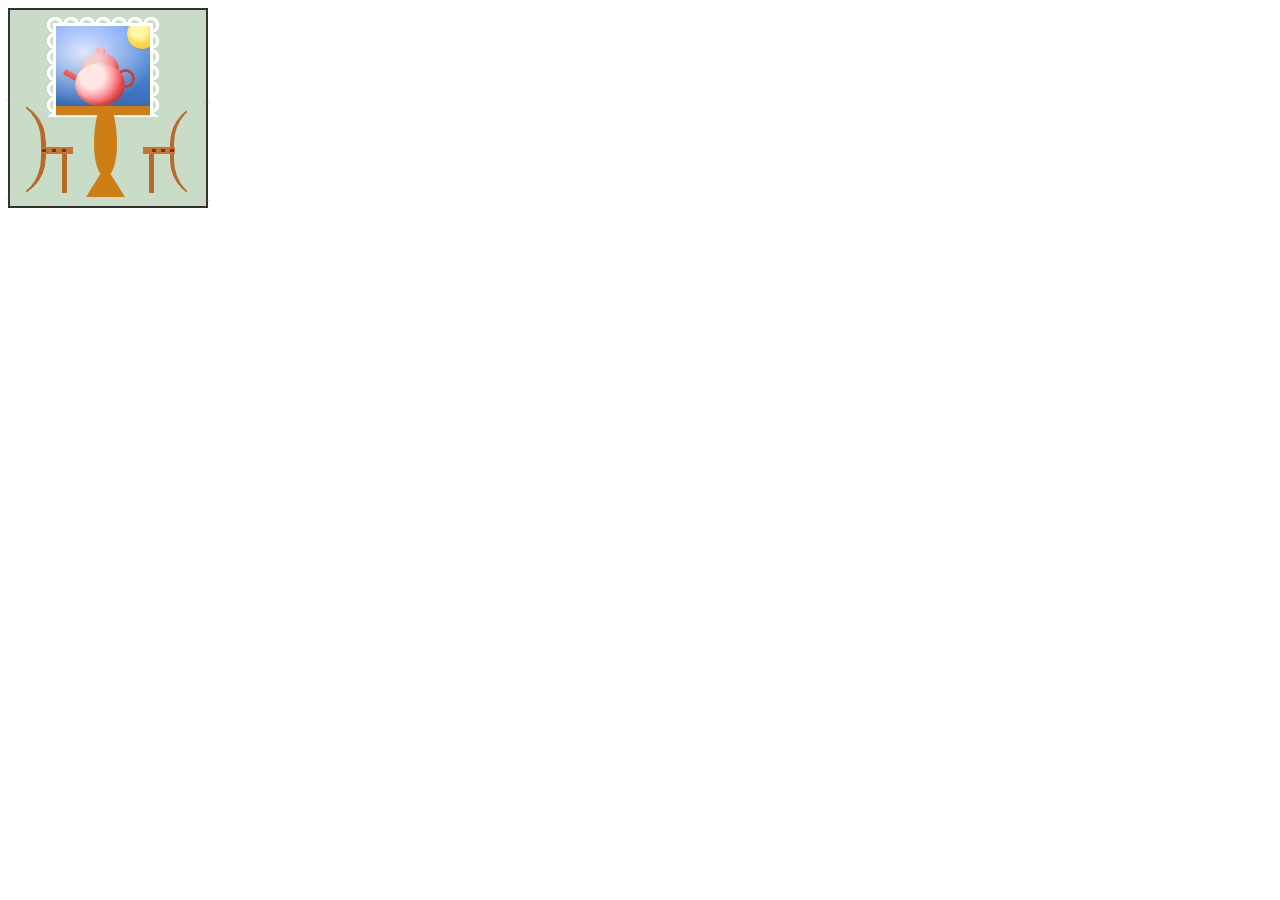
<file: firstlab/Index.html>
<!doctype html>
<html lang="ru">
<head>
  <meta charset="utf-8" />
  <title>CSS Рисунок, вариант 3, Бунчук 51239003/30301</title>
  <link rel="stylesheet" href="styles.css">
</head>
<body>

  <div id="display">
    <div id="border"></div>
    <div id="image">
      <div id="scallop"></div>
      <div id="inner-display">
        <div id="sun"></div>
        <div id="teapot-body"></div>
        <div id="teapot-lid"></div>
        <div id="teapot-handle"></div>
        <div id="teapot-spout"></div>
        <div id="teapot-curve"></div>
      </div>
    </div>

    <div id="surface">
      <div id="top"></div>
      <div id="support"></div>
      <div id="stand"></div>
    </div>

    <div id="bench-left">
      <div id="upholstery-left"></div>
      <div id="mat-left"></div>
      <div id="peg-left"></div>
    </div>

    <div id="bench-right">
      <div id="upholstery-right"></div>
      <div id="mat-right"></div>
      <div id="peg-right"></div>
    </div>
  </div>

</body>
</html>
</file>
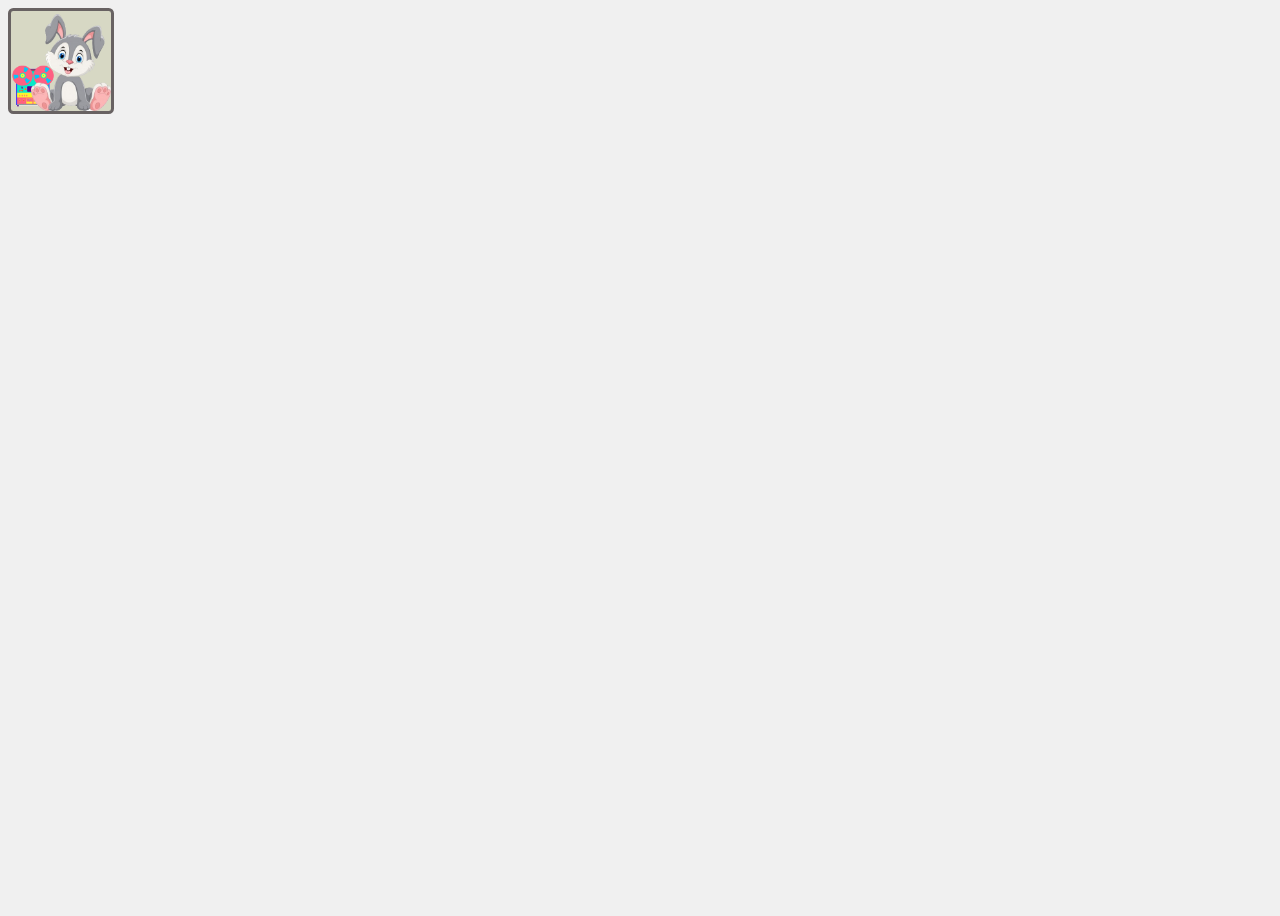
<file: seclab/index.html>
<!DOCTYPE html>
<html lang="ru">

<head>
    <meta charset="UTF-8">
    <meta name="viewport" content="width=device-width, initial-scale=1.0">
    <title>Бунчук 5130903/30301 - Вариант 1</title>
    <link rel="stylesheet" href="styles.css">
</head>

<body>
    <div class="animation-scene">
            <input type="checkbox" id="play-toggle" class="play-toggle">

            <div class="rabbit">
                <img src="rabbit2.png" alt="Голова кролика" class="rabbit-head head-normal">
                <img src="rabbit3.png" alt="Голова кролика при наведении" class="rabbit-head head-hover">
                <img src="rabbit3.png" alt="Голова кролика активная" class="rabbit-head head-active">
                <img src="rabbit1.png" alt="Тело кролика" class="rabbit-body">
            </div>

            <div class="tape-player">
                <label for="play-toggle" class="player-label">
                    <img src="mag2.png" alt="Магнитофон" class="player-base">
                    <img src="mag1.png" alt="Левая катушка" class="reel reel-left">
                    <img src="mag1.png" alt="Правая катушка" class="reel reel-right">
                </label>
                <div class="orbiting-ball"></div>
            </div>

            <div class="hint">Что-то новенькое!</div>
            <div class="message">Ура! Играет!</div>
    </div>
</body>

</html>
</file>
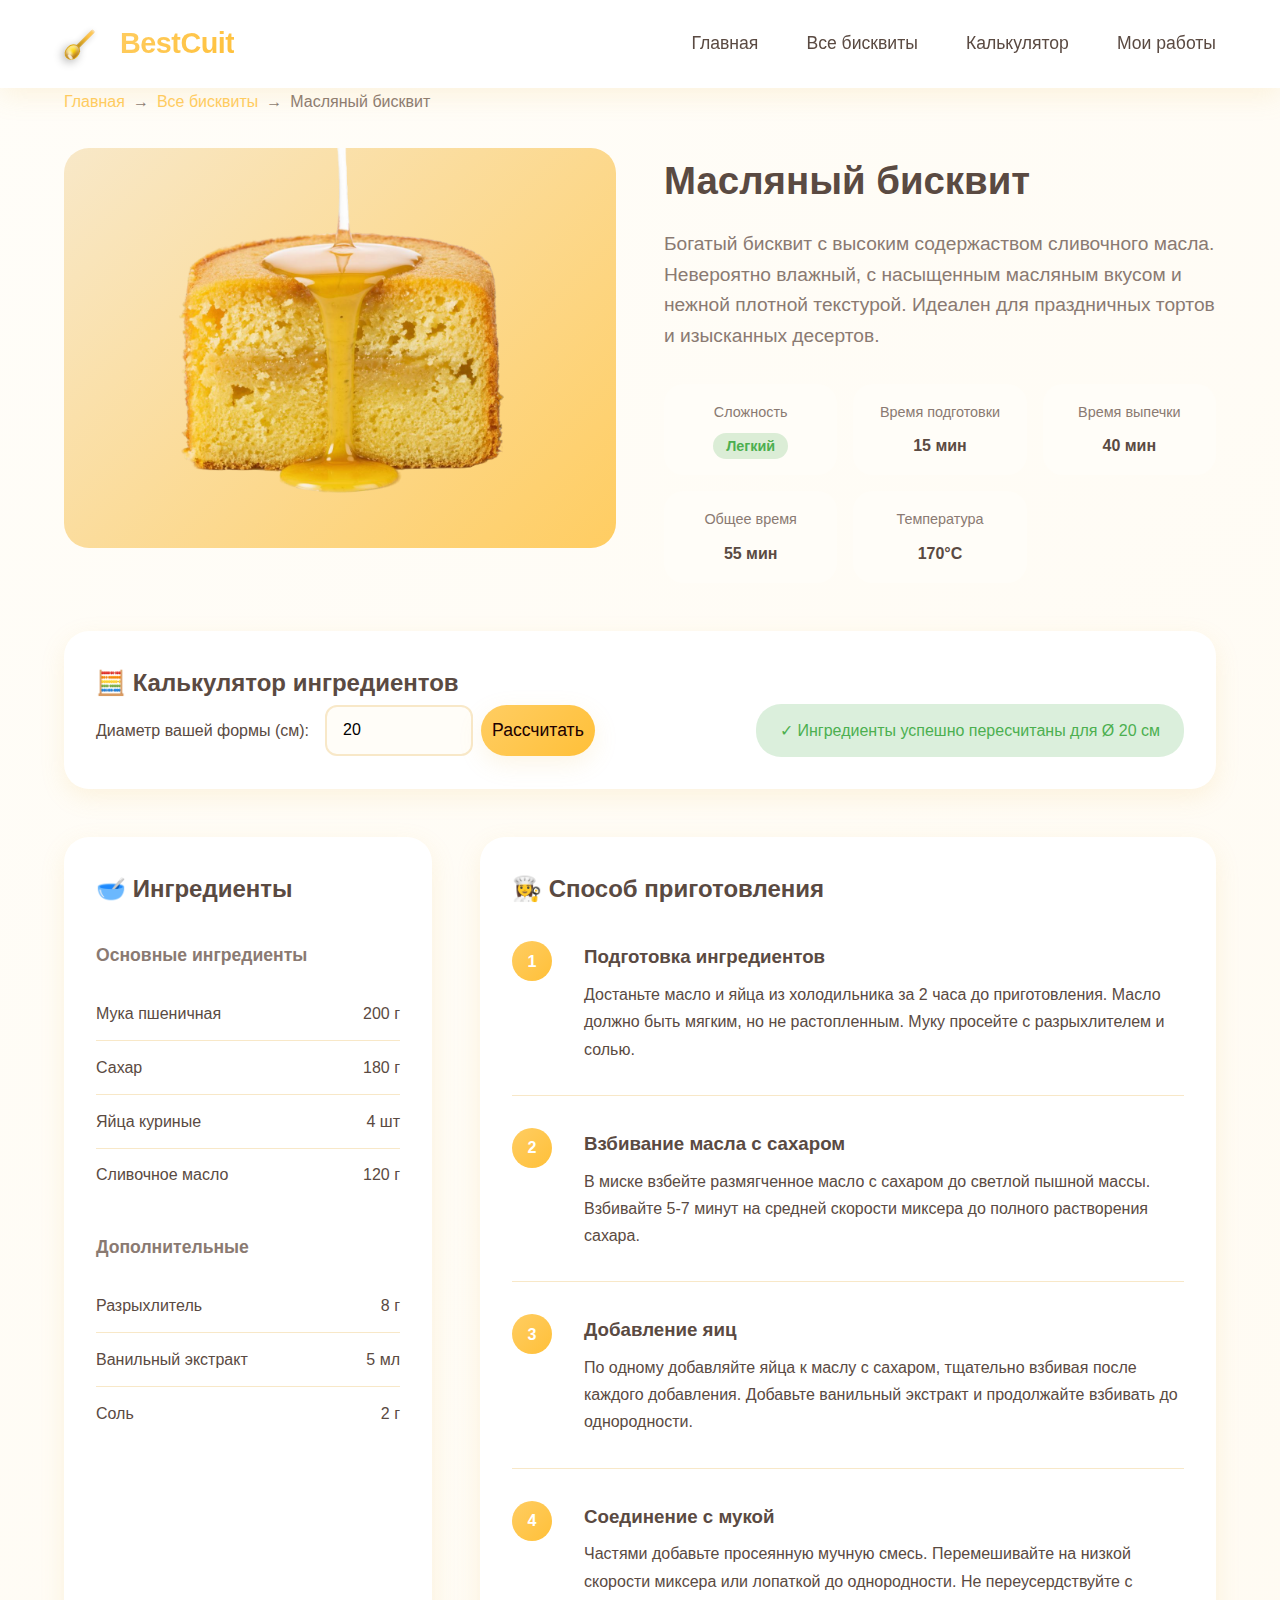
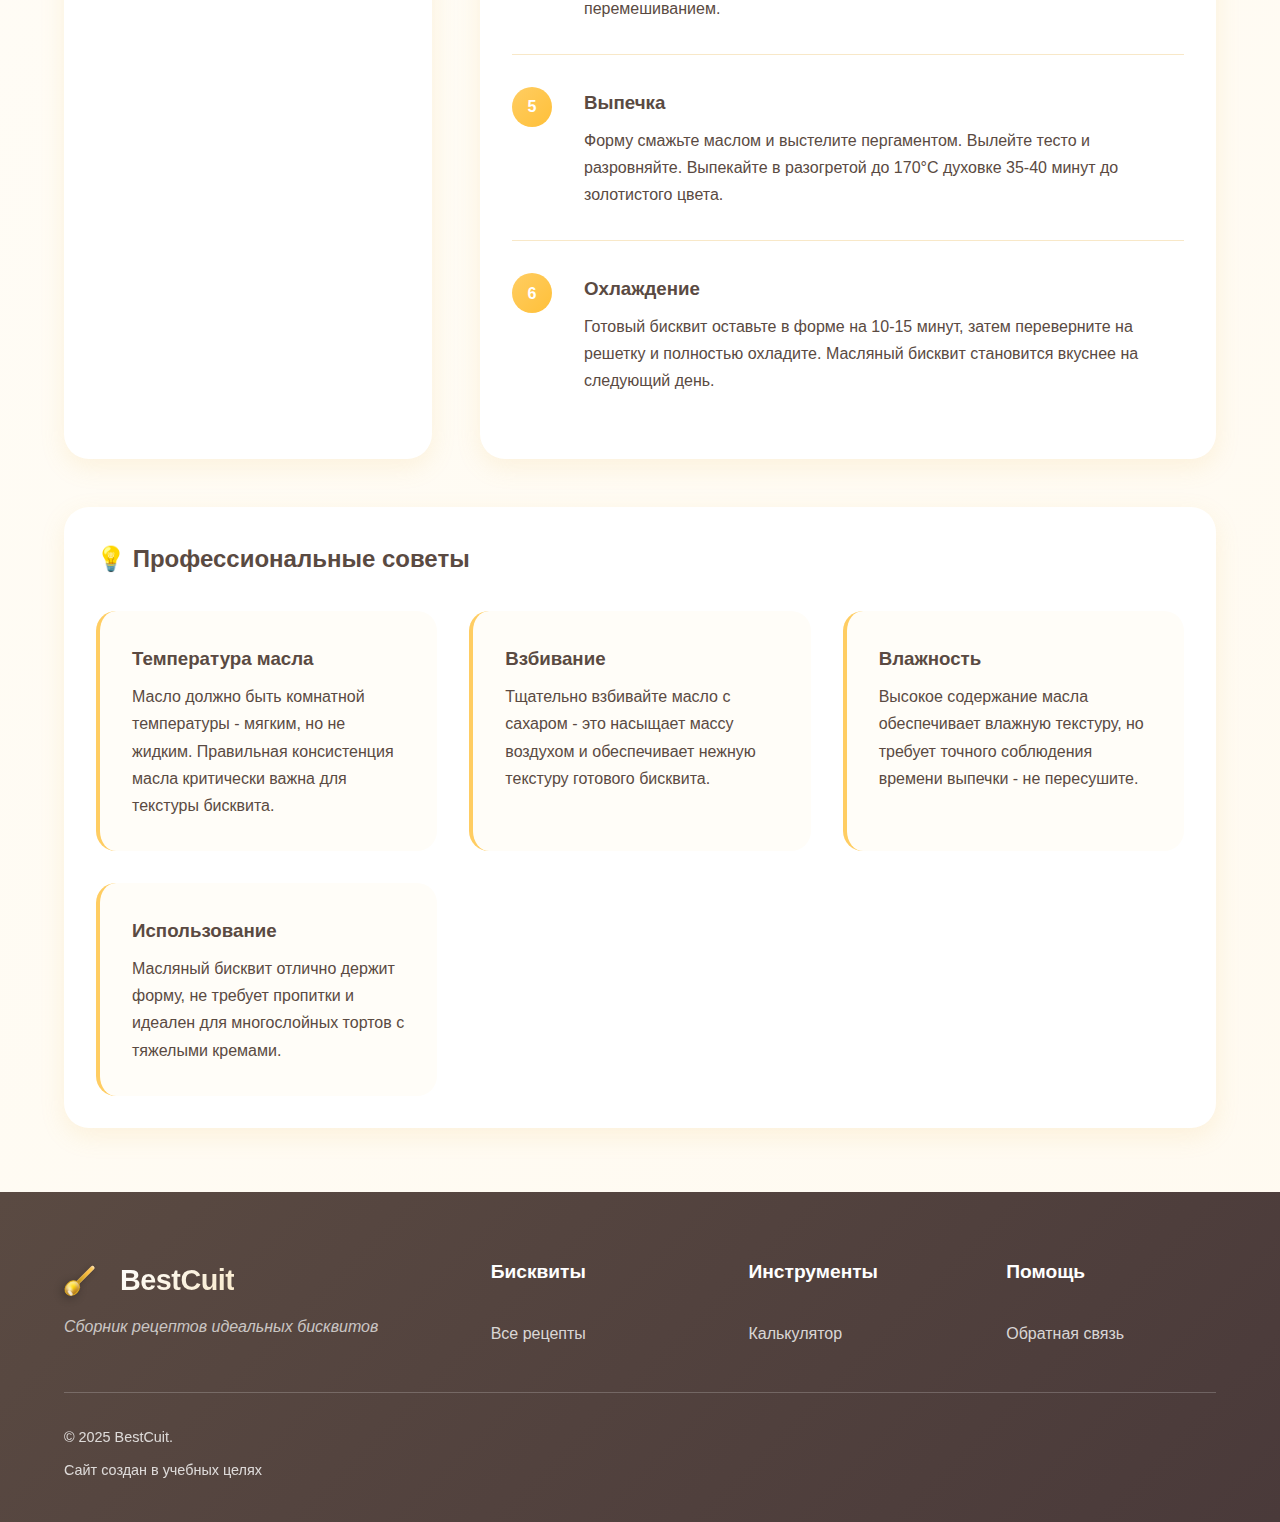
<file: biscuit-butter.html>
<!DOCTYPE html>
<html lang="ru">
<head>
    <meta charset="UTF-8">
    <meta name="viewport" content="width=device-width, initial-scale=1.0">
    <title>Масляный бисквит - BestCuit</title>
    <link rel="stylesheet" href="style.css">
    <link rel="icon" type="image/x-icon" href="log.png">
</head>
<body data-biscuit-type="butter">
    <header class="header">
        <div class="container">
            <div class="header-content">
                <a href="index.html" class="logo">
                    <div class="spoon-logo">
                        <div class="shimmer"></div>
                        <div class="shimmer-2"></div>
                    </div>
                    <span class="logo-text">BestCuit</span>
                </a>
                <nav class="nav">
                    <ul class="nav-list">
                        <li><a href="index.html" class="nav-link">Главная</a></li>
                        <li><a href="biscuits.html" class="nav-link">Все бисквиты</a></li>
                        <li><a href="calculator.html" class="nav-link">Калькулятор</a></li>
                        <li><a href="tasks.html" class="nav-link">Мои работы</a></li>
                    </ul>
                </nav>
            </div>
        </div>
    </header>

    <main class="main-content">
        <div class="container">
            <nav class="breadcrumbs">
                <a href="index.html">Главная</a>
                <span>→</span>
                <a href="biscuits.html">Все бисквиты</a>
                <span>→</span>
                <span>Масляный бисквит</span>
            </nav>

            <article class="recipe-article">
                <header class="recipe-header">
                    <div class="recipe-hero">
                        <div class="recipe-image-large">
                            <div class="image-placeholder large">
                                <img src="but-l.png" alt="Масляный бисквит" width="400" class="biscuit-image-l">
                            </div>
                        </div>
                        <div class="recipe-info">
                            <h1>Масляный бисквит</h1>
                            <p class="recipe-description">Богатый бисквит с высоким содержаством сливочного масла. Невероятно влажный, с насыщенным масляным вкусом и нежной плотной текстурой. Идеален для праздничных тортов и изысканных десертов.</p>
                            
                            <div class="recipe-meta-grid">
                                <div class="meta-item">
                                    <span class="meta-label">Сложность</span>
                                    <span class="difficulty easy">Легкий</span>
                                </div>
                                <div class="meta-item">
                                    <span class="meta-label">Время подготовки</span>
                                    <span class="meta-value">15 мин</span>
                                </div>
                                <div class="meta-item">
                                    <span class="meta-label">Время выпечки</span>
                                    <span class="meta-value">40 мин</span>
                                </div>
                                <div class="meta-item">
                                    <span class="meta-label">Общее время</span>
                                    <span class="meta-value">55 мин</span>
                                </div>
                                <div class="meta-item">
                                    <span class="meta-label">Температура</span>
                                    <span class="meta-value">170°C</span>
                                </div>
                            </div>
                        </div>
                    </div>
                </header>

                <section class="recipe-calculator">
                    <h2>🧮 Калькулятор ингредиентов</h2>
                    <div class="calculator-inline">
                        <div class="calc-controls">
                            <label for="diameter">Диаметр вашей формы (см):</label>
                            <div class="input-group">
                                <input type="number" id="diameter" value="20" min="10" max="40" class="form-input">
                                <button id="calculate-btn" class="btn btn-primary">Рассчитать</button>
                            </div>
                        </div>
                        <div id="calculation-message" class="calculation-message">
                            ✓ Ингредиенты успешно пересчитаны для Ø 20 см
                        </div>
                    </div>
                </section>

                <div class="recipe-content-grid">
                    <section class="ingredients-section">
                        <h2>🥣 Ингредиенты</h2>
                        <div class="ingredients-list">
                            <div class="ingredient-group">
                                <h3>Основные ингредиенты</h3>
                                <div class="ingredient-item">
                                    <span class="ingredient-name">Мука пшеничная</span>
                                    <span class="ingredient-amount" data-base="200">200 г</span>
                                </div>
                                <div class="ingredient-item">
                                    <span class="ingredient-name">Сахар</span>
                                    <span class="ingredient-amount" data-base="180">180 г</span>
                                </div>
                                <div class="ingredient-item">
                                    <span class="ingredient-name">Яйца куриные</span>
                                    <span class="ingredient-amount" data-base="4">4 шт</span>
                                </div>
                                <div class="ingredient-item">
                                    <span class="ingredient-name">Сливочное масло</span>
                                    <span class="ingredient-amount" data-base="120">120 г</span>
                                </div>
                            </div>
                            <div class="ingredient-group">
                                <h3>Дополнительные</h3>
                                <div class="ingredient-item">
                                    <span class="ingredient-name">Разрыхлитель</span>
                                    <span class="ingredient-amount" data-base="8">8 г</span>
                                </div>
                                <div class="ingredient-item">
                                    <span class="ingredient-name">Ванильный экстракт</span>
                                    <span class="ingredient-amount" data-base="5">5 мл</span>
                                </div>
                                <div class="ingredient-item">
                                    <span class="ingredient-name">Соль</span>
                                    <span class="ingredient-amount" data-base="2">2 г</span>
                                </div>
                            </div>
                        </div>
                    </section>

                    <section class="instructions-section">
                        <h2>👩‍🍳 Способ приготовления</h2>
                        <div class="instructions-list">
                            <div class="instruction-step">
                                <div class="step-number">1</div>
                                <div class="step-content">
                                    <h3>Подготовка ингредиентов</h3>
                                    <p>Достаньте масло и яйца из холодильника за 2 часа до приготовления. Масло должно быть мягким, но не растопленным. Муку просейте с разрыхлителем и солью.</p>
                                </div>
                            </div>
                            <div class="instruction-step">
                                <div class="step-number">2</div>
                                <div class="step-content">
                                    <h3>Взбивание масла с сахаром</h3>
                                    <p>В миске взбейте размягченное масло с сахаром до светлой пышной массы. Взбивайте 5-7 минут на средней скорости миксера до полного растворения сахара.</p>
                                </div>
                            </div>
                            <div class="instruction-step">
                                <div class="step-number">3</div>
                                <div class="step-content">
                                    <h3>Добавление яиц</h3>
                                    <p>По одному добавляйте яйца к маслу с сахаром, тщательно взбивая после каждого добавления. Добавьте ванильный экстракт и продолжайте взбивать до однородности.</p>
                                </div>
                            </div>
                            <div class="instruction-step">
                                <div class="step-number">4</div>
                                <div class="step-content">
                                    <h3>Соединение с мукой</h3>
                                    <p>Частями добавьте просеянную мучную смесь. Перемешивайте на низкой скорости миксера или лопаткой до однородности. Не переусердствуйте с перемешиванием.</p>
                                </div>
                            </div>
                            <div class="instruction-step">
                                <div class="step-number">5</div>
                                <div class="step-content">
                                    <h3>Выпечка</h3>
                                    <p>Форму смажьте маслом и выстелите пергаментом. Вылейте тесто и разровняйте. Выпекайте в разогретой до 170°C духовке 35-40 минут до золотистого цвета.</p>
                                </div>
                            </div>
                            <div class="instruction-step">
                                <div class="step-number">6</div>
                                <div class="step-content">
                                    <h3>Охлаждение</h3>
                                    <p>Готовый бисквит оставьте в форме на 10-15 минут, затем переверните на решетку и полностью охладите. Масляный бисквит становится вкуснее на следующий день.</p>
                                </div>
                            </div>
                        </div>
                    </section>
                </div>

                <section class="recipe-tips">
                    <h2>💡 Профессиональные советы</h2>
                    <div class="tips-grid">
                        <div class="tip-card">
                            <h3>Температура масла</h3>
                            <p>Масло должно быть комнатной температуры - мягким, но не жидким. Правильная консистенция масла критически важна для текстуры бисквита.</p>
                        </div>
                        <div class="tip-card">
                            <h3>Взбивание</h3>
                            <p>Тщательно взбивайте масло с сахаром - это насыщает массу воздухом и обеспечивает нежную текстуру готового бисквита.</p>
                        </div>
                        <div class="tip-card">
                            <h3>Влажность</h3>
                            <p>Высокое содержание масла обеспечивает влажную текстуру, но требует точного соблюдения времени выпечки - не пересушите.</p>
                        </div>
                        <div class="tip-card">
                            <h3>Использование</h3>
                            <p>Масляный бисквит отлично держит форму, не требует пропитки и идеален для многослойных тортов с тяжелыми кремами.</p>
                        </div>
                    </div>
                </section>
            </article>
        </div>
    </main>

    <footer class="footer">
        <div class="container">
            <div class="footer-content">
                <div class="footer-brand">
                    <div class="logo">
                        <div class="spoon-logo">
                        <div class="shimmer"></div>
                        <div class="shimmer-2"></div>
                    </div>
                    <span class="logo-text">BestCuit</span>
                    </div>
                    <p class="footer-tagline">Сборник рецептов идеальных бисквитов</p>
                </div>
                <div class="footer-links">
                    <div class="footer-column">
                        <h4>Бисквиты</h4>
                        <ul>
                            <li><a href="biscuits.html">Все рецепты</a></li>
                        </ul>
                    </div>
                    <div class="footer-column">
                        <h4>Инструменты</h4>
                        <ul>
                            <li><a href="calculator.html">Калькулятор</a></li>
                        </ul>
                    </div>
                    <div class="footer-column">
                        <h4>Помощь</h4>
                        <ul>
                            <li><a href="mailto:bunchuk.se@edu.spbstu.ru?subject=BestCuit: обратная связь">Обратная связь</a></li>
                        </ul>
                    </div>
                </div>
            </div>
            <div class="footer-bottom">
                <div class="footer-info">
                    <p>&copy; 2025 BestCuit.</p>
                    <p>Сайт создан в учебных целях</p>
                </div>
            </div>
        </div>
    </footer>

    <script src="recipe.js"></script>
</body>
</html>
</file>
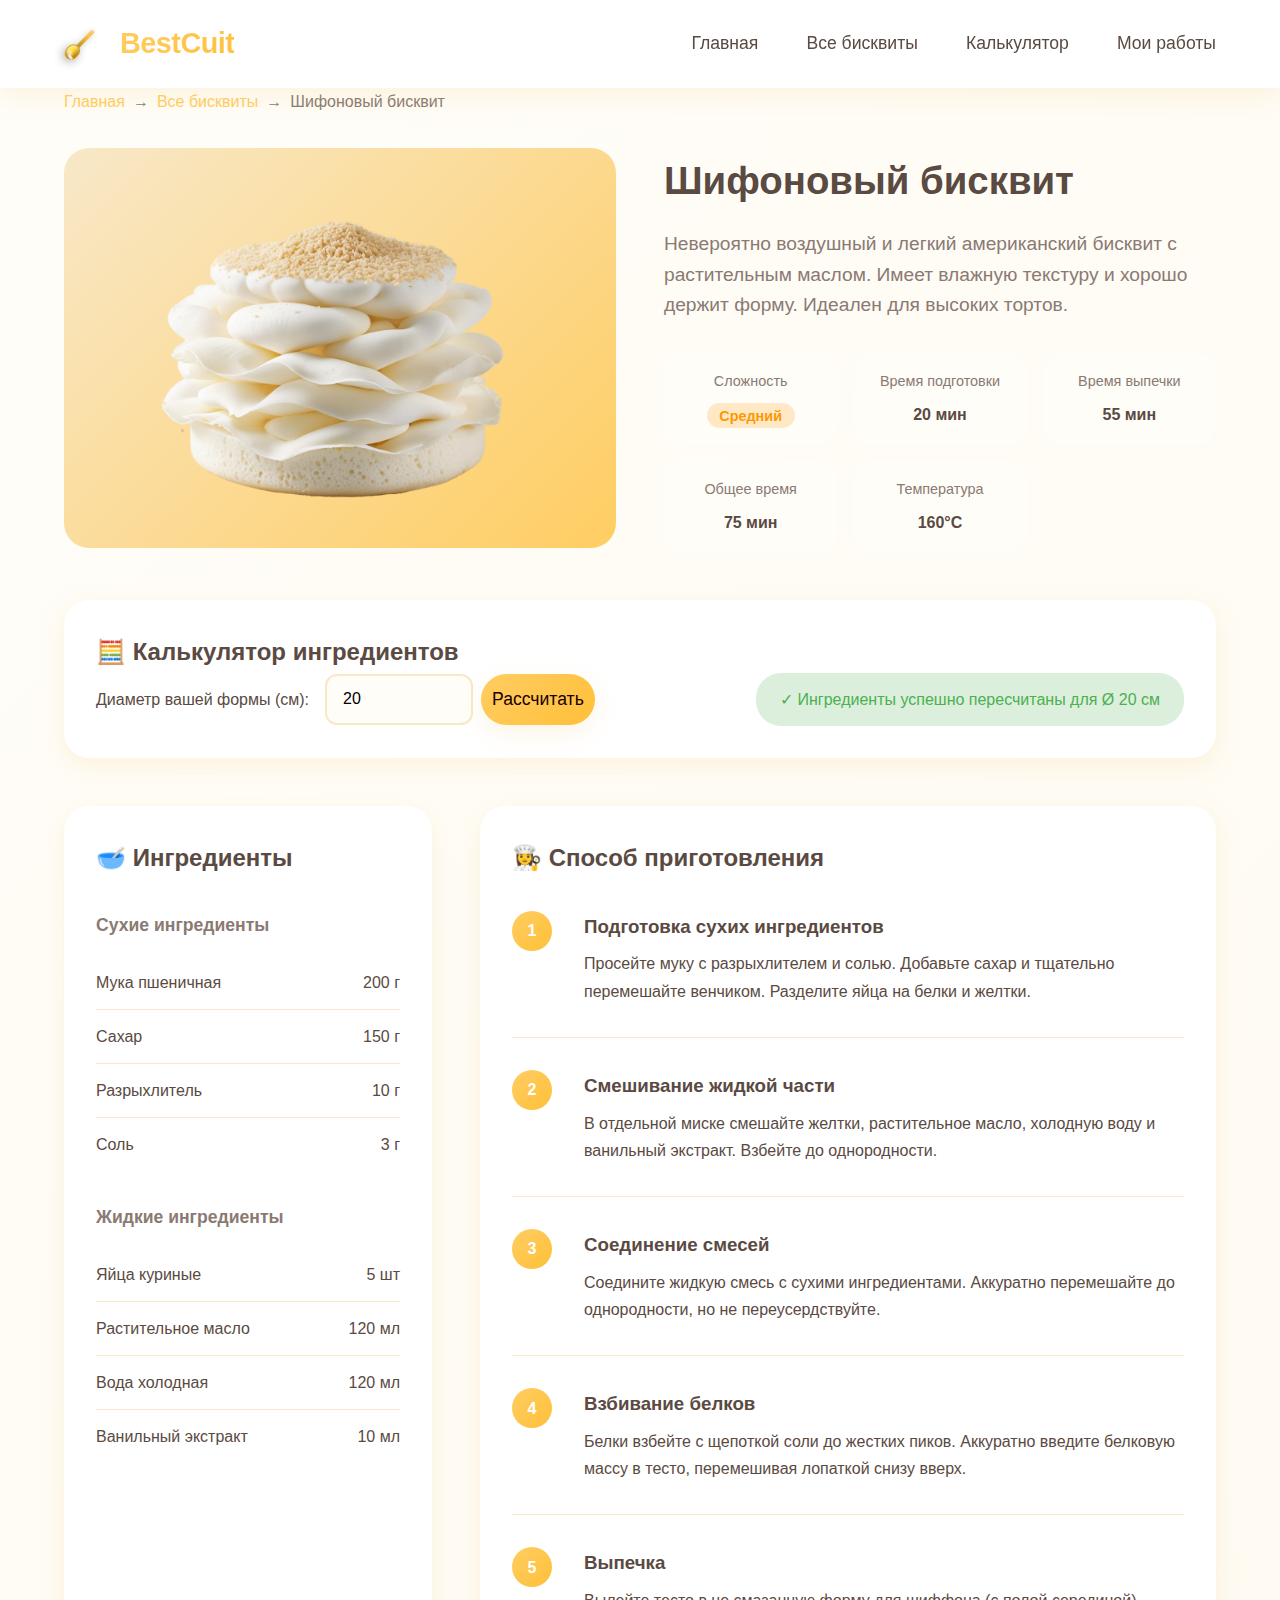
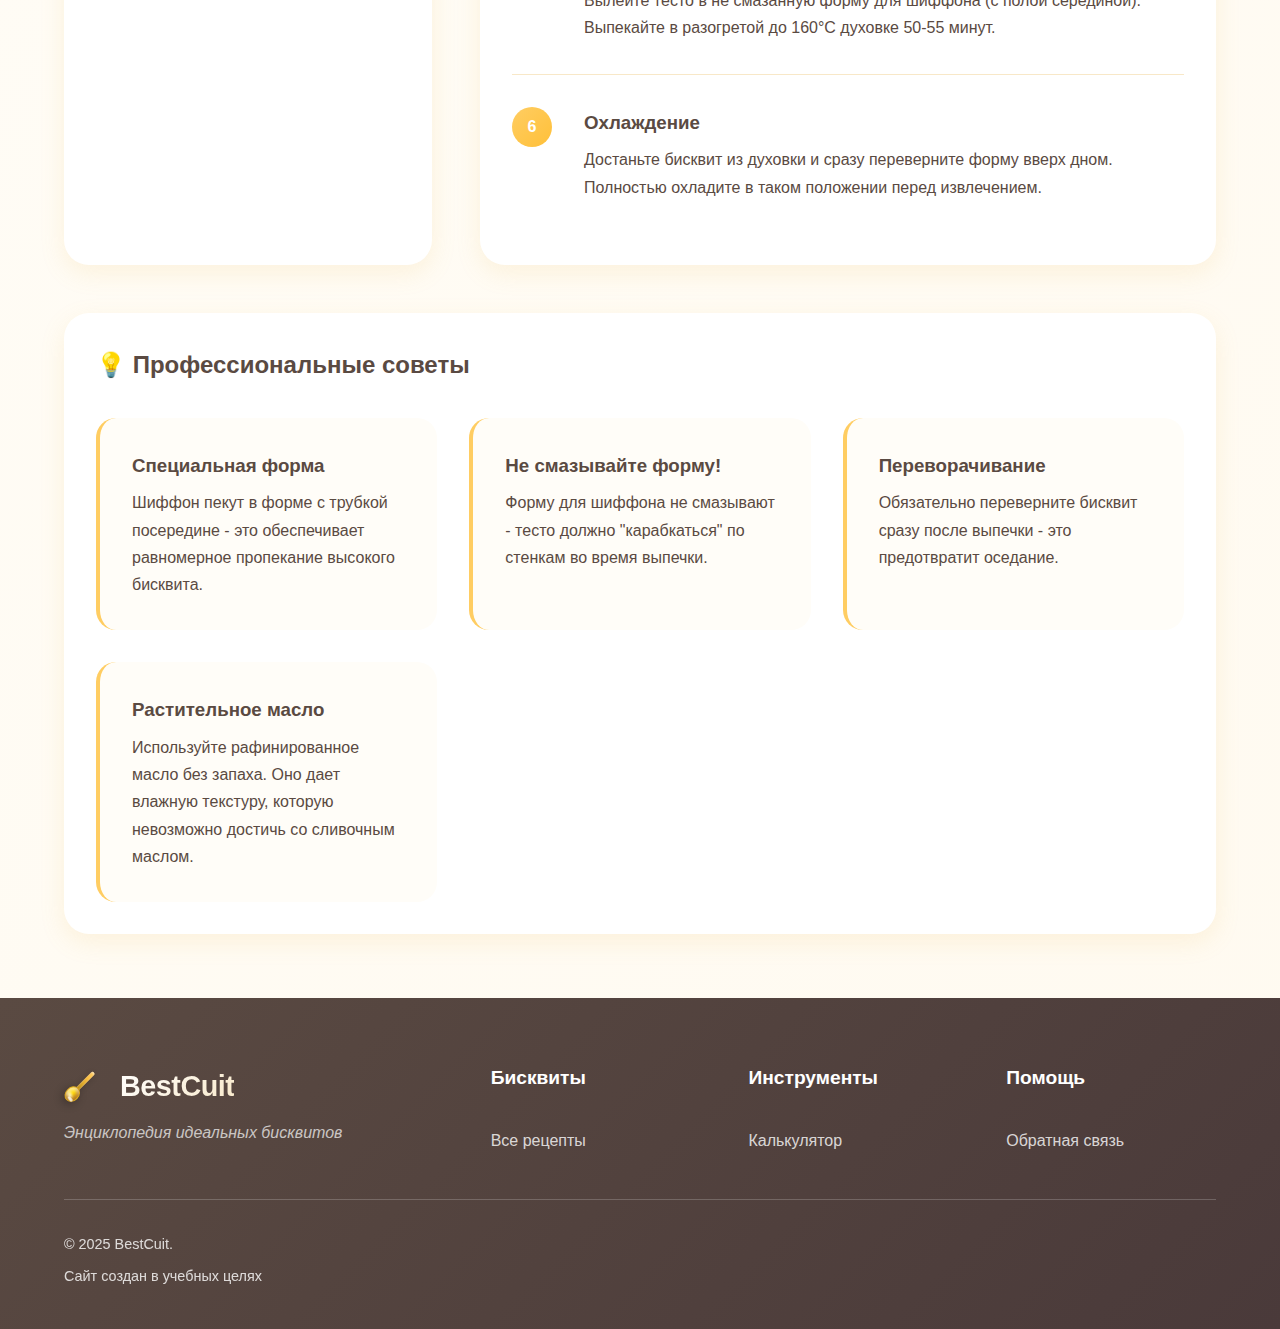
<file: biscuit-chiffon.html>
<!DOCTYPE html>
<html lang="ru">
<head>
    <meta charset="UTF-8">
    <meta name="viewport" content="width=device-width, initial-scale=1.0">
    <title>Шифоновый бисквит - BestCuit</title>
    <link rel="stylesheet" href="style.css">
    <link rel="icon" type="image/x-icon" href="log.png">
</head>
<body data-biscuit-type="chiffon">
    <header class="header">
        <div class="container">
            <div class="header-content">
                <a href="index.html" class="logo">
                    <div class="spoon-logo">
                        <div class="shimmer"></div>
                        <div class="shimmer-2"></div>
                    </div>
                    <span class="logo-text">BestCuit</span>

                </a>
                <nav class="nav">
                    <ul class="nav-list">
                        <li><a href="index.html" class="nav-link">Главная</a></li>
                        <li><a href="biscuits.html" class="nav-link">Все бисквиты</a></li>
                        <li><a href="calculator.html" class="nav-link">Калькулятор</a></li>
                        <li><a href="tasks.html" class="nav-link">Мои работы</a></li>
                    </ul>
                </nav>
            </div>
        </div>
    </header>

    <main class="main-content">
        <div class="container">
            <nav class="breadcrumbs">
                <a href="index.html">Главная</a>
                <span>→</span>
                <a href="biscuits.html">Все бисквиты</a>
                <span>→</span>
                <span>Шифоновый бисквит</span>
            </nav>

            <article class="recipe-article">
                <header class="recipe-header">
                    <div class="recipe-hero">
                        <div class="recipe-image-large">
                            <div class="image-placeholder large">
                                <img src="chif-l.png" alt="Бисквит" width="400" class="biscuit-image-l">
                            </div>
                        </div>
                        <div class="recipe-info">
                            <h1>Шифоновый бисквит</h1>
                            <p class="recipe-description">Невероятно воздушный и легкий американский бисквит с растительным маслом. Имеет влажную текстуру и хорошо держит форму. Идеален для высоких тортов.</p>
                            
                            <div class="recipe-meta-grid">
                                <div class="meta-item">
                                    <span class="meta-label">Сложность</span>
                                    <span class="difficulty medium">Средний</span>
                                </div>
                                <div class="meta-item">
                                    <span class="meta-label">Время подготовки</span>
                                    <span class="meta-value">20 мин</span>
                                </div>
                                <div class="meta-item">
                                    <span class="meta-label">Время выпечки</span>
                                    <span class="meta-value">55 мин</span>
                                </div>
                                <div class="meta-item">
                                    <span class="meta-label">Общее время</span>
                                    <span class="meta-value">75 мин</span>
                                </div>
                                <div class="meta-item">
                                    <span class="meta-label">Температура</span>
                                    <span class="meta-value">160°C</span>
                                </div>
                            </div>
                        </div>
                    </div>
                </header>

                <section class="recipe-calculator">
                    <h2>🧮 Калькулятор ингредиентов</h2>
                    <div class="calculator-inline">
                        <div class="calc-controls">
                            <label for="diameter">Диаметр вашей формы (см):</label>
                            <div class="input-group">
                                <input type="number" id="diameter" value="20" min="10" max="40" class="form-input">
                                <button id="calculate-btn" class="btn btn-primary">Рассчитать</button>
                            </div>
                        </div>
                        <div id="calculation-message" class="calculation-message">
                            ✓ Ингредиенты успешно пересчитаны для Ø 20 см
                        </div>
                    </div>
                </section>

                <div class="recipe-content-grid">
                    <section class="ingredients-section">
                        <h2>🥣 Ингредиенты</h2>
                        <div class="ingredients-list">
                            <div class="ingredient-group">
                                <h3>Сухие ингредиенты</h3>
                                <div class="ingredient-item">
                                    <span class="ingredient-name">Мука пшеничная</span>
                                    <span class="ingredient-amount" data-base="200">200 г</span>
                                </div>
                                <div class="ingredient-item">
                                    <span class="ingredient-name">Сахар</span>
                                    <span class="ingredient-amount" data-base="150">150 г</span>
                                </div>
                                <div class="ingredient-item">
                                    <span class="ingredient-name">Разрыхлитель</span>
                                    <span class="ingredient-amount" data-base="10">10 г</span>
                                </div>
                                <div class="ingredient-item">
                                    <span class="ingredient-name">Соль</span>
                                    <span class="ingredient-amount" data-base="3">3 г</span>
                                </div>
                            </div>
                            <div class="ingredient-group">
                                <h3>Жидкие ингредиенты</h3>
                                <div class="ingredient-item">
                                    <span class="ingredient-name">Яйца куриные</span>
                                    <span class="ingredient-amount" data-base="5">5 шт</span>
                                </div>
                                <div class="ingredient-item">
                                    <span class="ingredient-name">Растительное масло</span>
                                    <span class="ingredient-amount" data-base="120">120 мл</span>
                                </div>
                                <div class="ingredient-item">
                                    <span class="ingredient-name">Вода холодная</span>
                                    <span class="ingredient-amount" data-base="120">120 мл</span>
                                </div>
                                <div class="ingredient-item">
                                    <span class="ingredient-name">Ванильный экстракт</span>
                                    <span class="ingredient-amount" data-base="10">10 мл</span>
                                </div>
                            </div>
                        </div>
                    </section>

                    <section class="instructions-section">
                        <h2>👩‍🍳 Способ приготовления</h2>
                        <div class="instructions-list">
                            <div class="instruction-step">
                                <div class="step-number">1</div>
                                <div class="step-content">
                                    <h3>Подготовка сухих ингредиентов</h3>
                                    <p>Просейте муку с разрыхлителем и солью. Добавьте сахар и тщательно перемешайте венчиком. Разделите яйца на белки и желтки.</p>
                                </div>
                            </div>
                            <div class="instruction-step">
                                <div class="step-number">2</div>
                                <div class="step-content">
                                    <h3>Смешивание жидкой части</h3>
                                    <p>В отдельной миске смешайте желтки, растительное масло, холодную воду и ванильный экстракт. Взбейте до однородности.</p>
                                </div>
                            </div>
                            <div class="instruction-step">
                                <div class="step-number">3</div>
                                <div class="step-content">
                                    <h3>Соединение смесей</h3>
                                    <p>Соедините жидкую смесь с сухими ингредиентами. Аккуратно перемешайте до однородности, но не переусердствуйте.</p>
                                </div>
                            </div>
                            <div class="instruction-step">
                                <div class="step-number">4</div>
                                <div class="step-content">
                                    <h3>Взбивание белков</h3>
                                    <p>Белки взбейте с щепоткой соли до жестких пиков. Аккуратно введите белковую массу в тесто, перемешивая лопаткой снизу вверх.</p>
                                </div>
                            </div>
                            <div class="instruction-step">
                                <div class="step-number">5</div>
                                <div class="step-content">
                                    <h3>Выпечка</h3>
                                    <p>Вылейте тесто в не смазанную форму для шиффона (с полой серединой). Выпекайте в разогретой до 160°C духовке 50-55 минут.</p>
                                </div>
                            </div>
                            <div class="instruction-step">
                                <div class="step-number">6</div>
                                <div class="step-content">
                                    <h3>Охлаждение</h3>
                                    <p>Достаньте бисквит из духовки и сразу переверните форму вверх дном. Полностью охладите в таком положении перед извлечением.</p>
                                </div>
                            </div>
                        </div>
                    </section>
                </div>

                <section class="recipe-tips">
                    <h2>💡 Профессиональные советы</h2>
                    <div class="tips-grid">
                        <div class="tip-card">
                            <h3>Специальная форма</h3>
                            <p>Шиффон пекут в форме с трубкой посередине - это обеспечивает равномерное пропекание высокого бисквита.</p>
                        </div>
                        <div class="tip-card">
                            <h3>Не смазывайте форму!</h3>
                            <p>Форму для шиффона не смазывают - тесто должно "карабкаться" по стенкам во время выпечки.</p>
                        </div>
                        <div class="tip-card">
                            <h3>Переворачивание</h3>
                            <p>Обязательно переверните бисквит сразу после выпечки - это предотвратит оседание.</p>
                        </div>
                        <div class="tip-card">
                            <h3>Растительное масло</h3>
                            <p>Используйте рафинированное масло без запаха. Оно дает влажную текстуру, которую невозможно достичь со сливочным маслом.</p>
                        </div>
                    </div>
                </section>
            </article>
        </div>
    </main>

    <footer class="footer">
        <div class="container">
            <div class="footer-content">
                <div class="footer-brand">
                    <div class="logo">
                        <div class="spoon-logo">
                        <div class="shimmer"></div>
                        <div class="shimmer-2"></div>
                    </div>
                    <span class="logo-text">BestCuit</span>
                    </div>
                    <p class="footer-tagline">Энциклопедия идеальных бисквитов</p>
                </div>
                <div class="footer-links">
                    <div class="footer-column">
                        <h4>Бисквиты</h4>
                        <ul>
                            <li><a href="biscuits.html">Все рецепты</a></li>
                        </ul>
                    </div>
                    <div class="footer-column">
                        <h4>Инструменты</h4>
                        <ul>
                            <li><a href="calculator.html">Калькулятор</a></li>
                        </ul>
                    </div>
                    <div class="footer-column">
                        <h4>Помощь</h4>
                        <ul>
                            <li><a href="mailto:bunchuk.se@edu.spbstu.ru?subject=BestCuit: обратная связь">Обратная связь</a></li>
                        </ul>
                    </div>
                </div>
            </div>
            <div class="footer-bottom">
                <div class="footer-info">
                    <p>&copy; 2025 BestCuit.</p>
                    <p>Сайт создан в учебных целях</p>
                </div>
            </div>
        </div>
    </footer>

    <script src="recipe.js"></script>
</body>
</html>
</file>
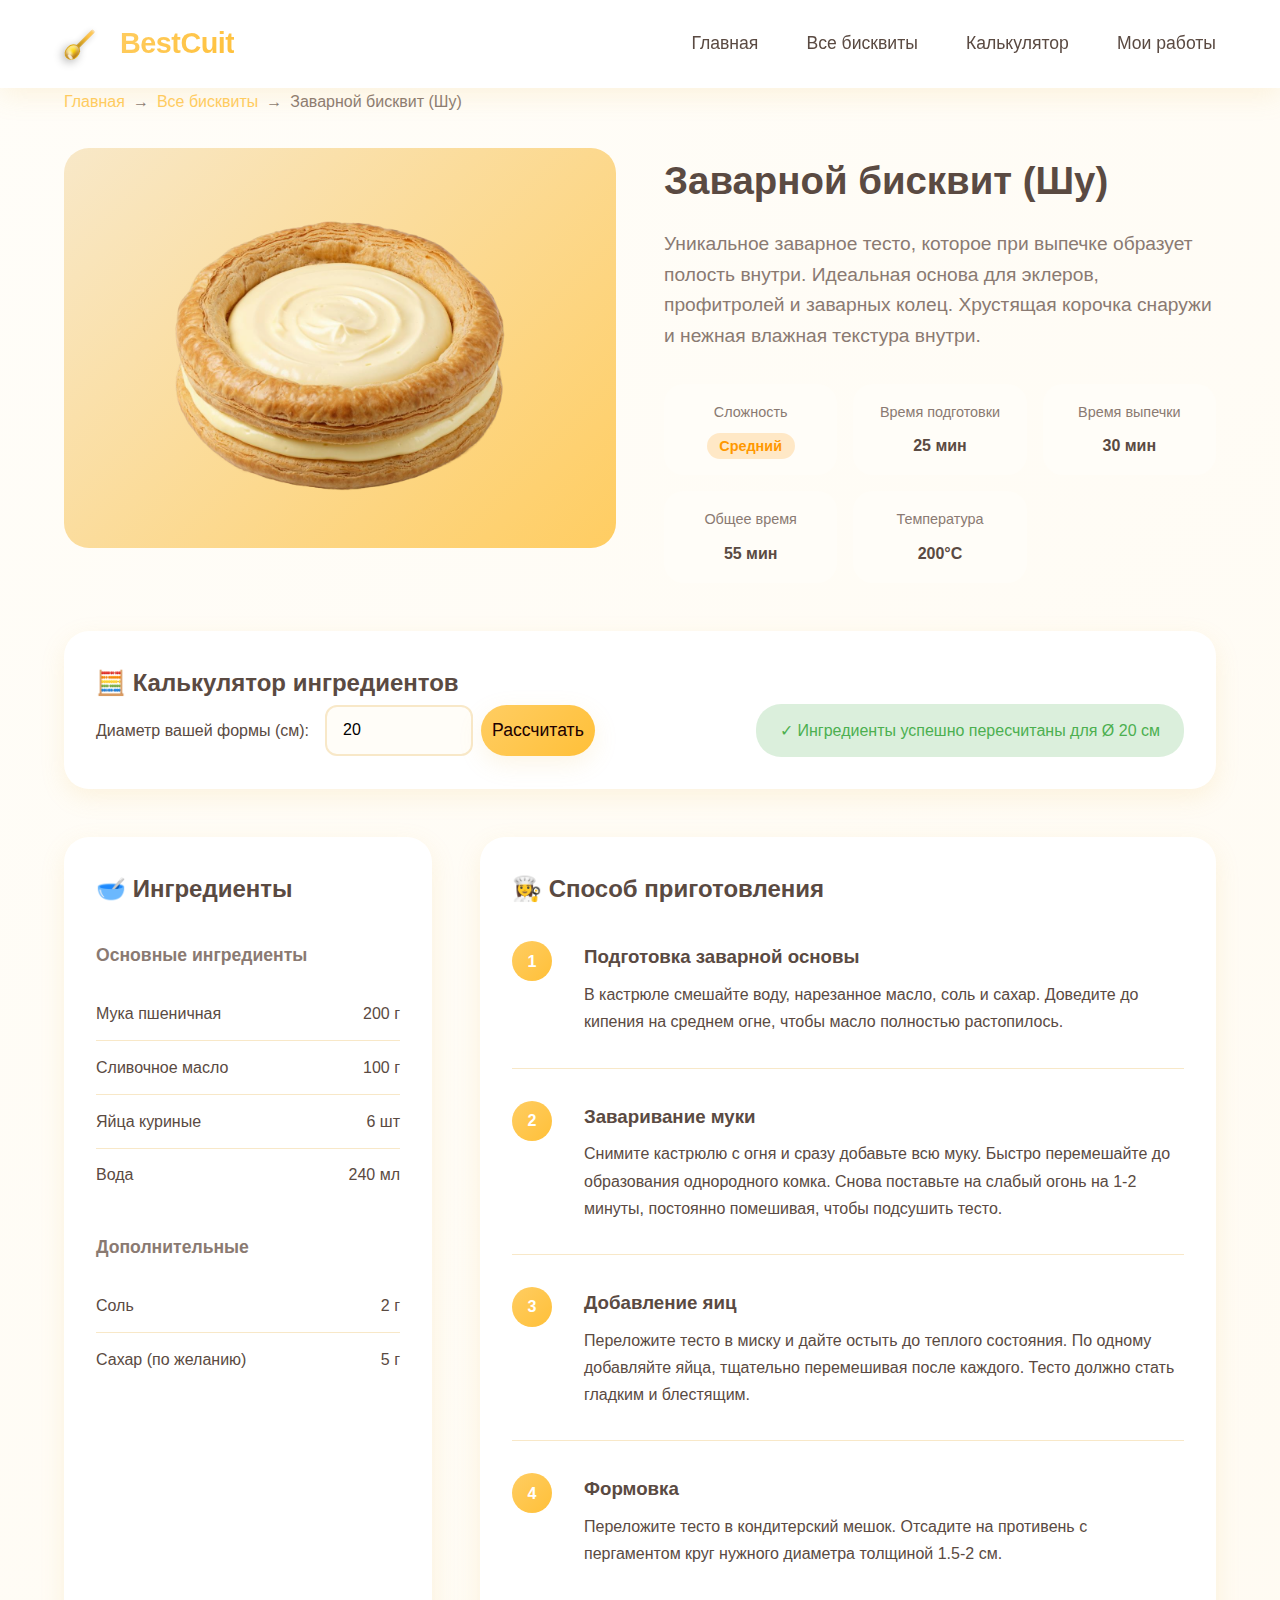
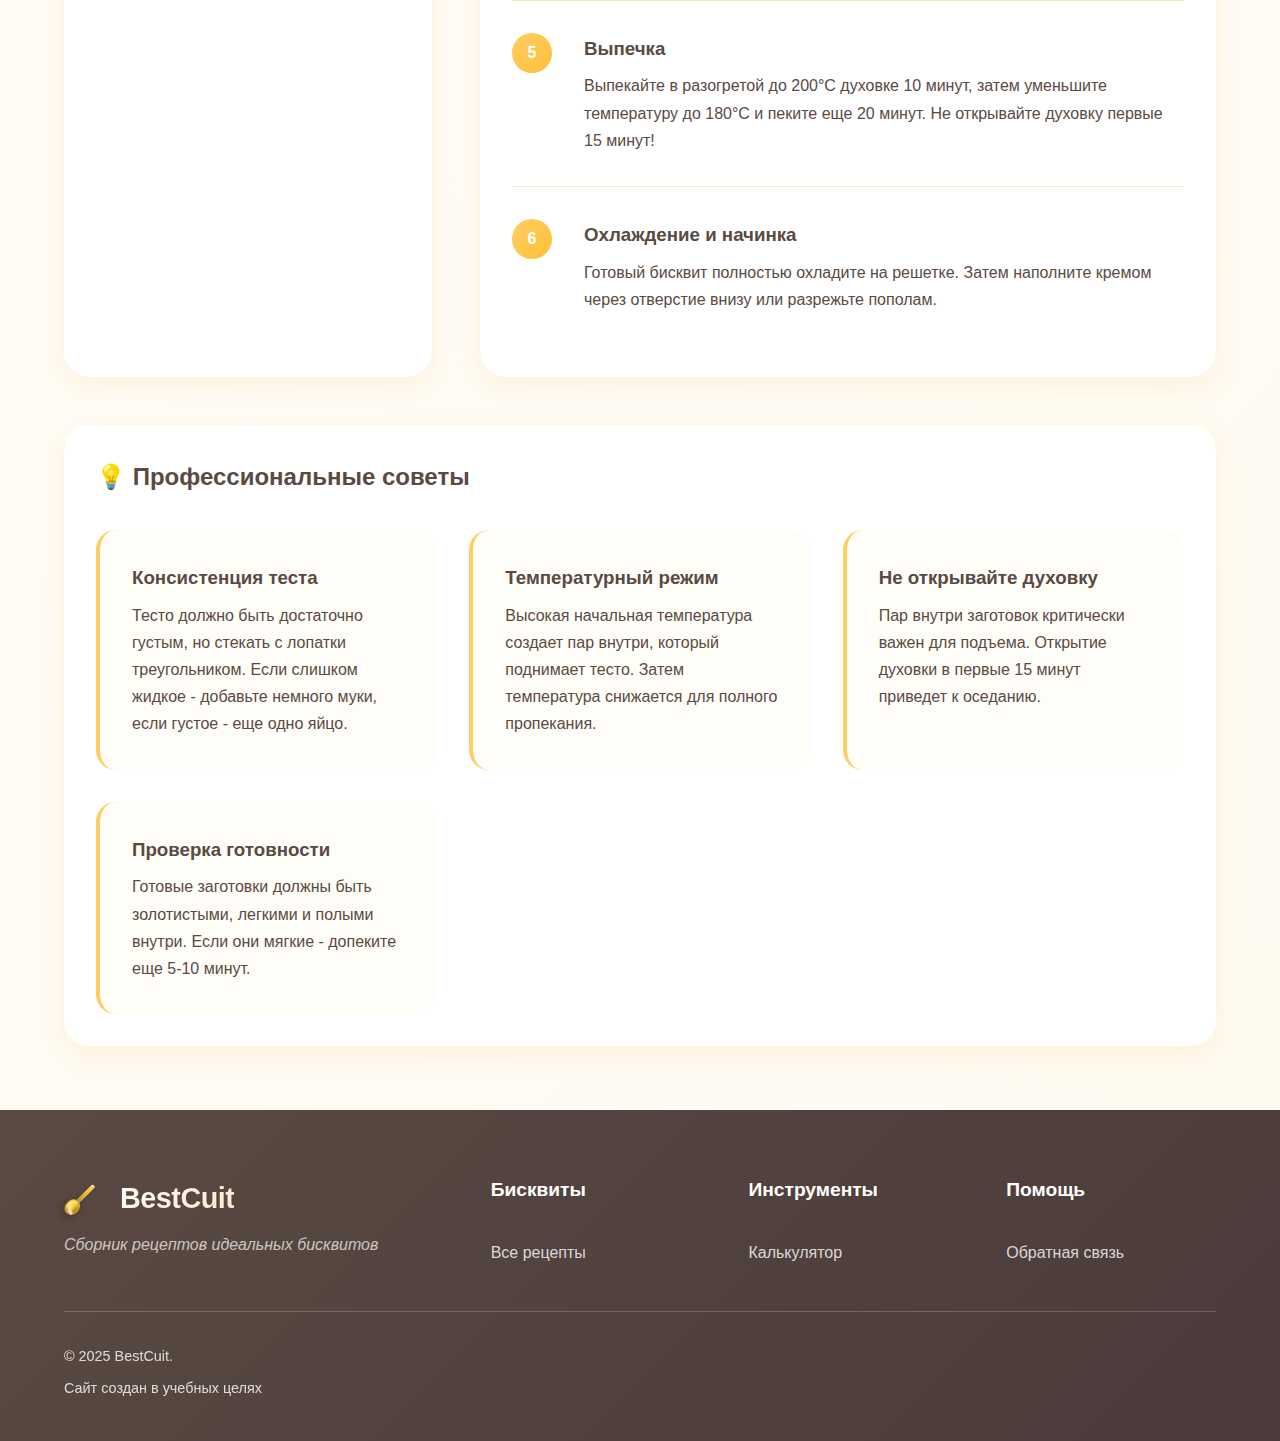
<file: biscuit-choux.html>
<!DOCTYPE html>
<html lang="ru">
<head>
    <meta charset="UTF-8">
    <meta name="viewport" content="width=device-width, initial-scale=1.0">
    <title>Заварной бисквит (Шу) - BestCuit</title>
    <link rel="icon" type="image/x-icon" href="log.png">
    <link rel="stylesheet" href="style.css">
</head>
<body data-biscuit-type="choux">
    <header class="header">
        <div class="container">
            <div class="header-content">
                <a href="index.html" class="logo">
                    <div class="spoon-logo">
                        <div class="shimmer"></div>
                        <div class="shimmer-2"></div>
                    </div>
                    <span class="logo-text">BestCuit</span>
                </a>
                <nav class="nav">
                    <ul class="nav-list">
                        <li><a href="index.html" class="nav-link">Главная</a></li>
                        <li><a href="biscuits.html" class="nav-link">Все бисквиты</a></li>
                        <li><a href="calculator.html" class="nav-link">Калькулятор</a></li>
                        <li><a href="tasks.html" class="nav-link">Мои работы</a></li>
                    </ul>
                </nav>
            </div>
        </div>
    </header>

    <main class="main-content">
        <div class="container">
            <nav class="breadcrumbs">
                <a href="index.html">Главная</a>
                <span>→</span>
                <a href="biscuits.html">Все бисквиты</a>
                <span>→</span>
                <span>Заварной бисквит (Шу)</span>
            </nav>

            <article class="recipe-article">
                <header class="recipe-header">
                    <div class="recipe-hero">
                        <div class="recipe-image-large">
                            <div class="image-placeholder large">
                                <img src="zav-l.png" alt="Заварной бисквит" width="400" class="biscuit-image-l">
                            </div>
                        </div>
                        <div class="recipe-info">
                            <h1>Заварной бисквит (Шу)</h1>
                            <p class="recipe-description">Уникальное заварное тесто, которое при выпечке образует полость внутри. Идеальная основа для эклеров, профитролей и заварных колец. Хрустящая корочка снаружи и нежная влажная текстура внутри.</p>
                            
                            <div class="recipe-meta-grid">
                                <div class="meta-item">
                                    <span class="meta-label">Сложность</span>
                                    <span class="difficulty medium">Средний</span>
                                </div>
                                <div class="meta-item">
                                    <span class="meta-label">Время подготовки</span>
                                    <span class="meta-value">25 мин</span>
                                </div>
                                <div class="meta-item">
                                    <span class="meta-label">Время выпечки</span>
                                    <span class="meta-value">30 мин</span>
                                </div>
                                <div class="meta-item">
                                    <span class="meta-label">Общее время</span>
                                    <span class="meta-value">55 мин</span>
                                </div>
                                <div class="meta-item">
                                    <span class="meta-label">Температура</span>
                                    <span class="meta-value">200°C</span>
                                </div>
                            </div>
                        </div>
                    </div>
                </header>

                <section class="recipe-calculator">
                    <h2>🧮 Калькулятор ингредиентов</h2>
                    <div class="calculator-inline">
                        <div class="calc-controls">
                            <label for="diameter">Диаметр вашей формы (см):</label>
                            <div class="input-group">
                                <input type="number" id="diameter" value="20" min="10" max="40" class="form-input">
                                <button id="calculate-btn" class="btn btn-primary">Рассчитать</button>
                            </div>
                        </div>
                        <div id="calculation-message" class="calculation-message">
                            ✓ Ингредиенты успешно пересчитаны для Ø 20 см
                        </div>
                    </div>
                </section>

                <div class="recipe-content-grid">
                    <section class="ingredients-section">
                        <h2>🥣 Ингредиенты</h2>
                        <div class="ingredients-list">
                            <div class="ingredient-group">
                                <h3>Основные ингредиенты</h3>
                                <div class="ingredient-item">
                                    <span class="ingredient-name">Мука пшеничная</span>
                                    <span class="ingredient-amount" data-base="200">200 г</span>
                                </div>
                                <div class="ingredient-item">
                                    <span class="ingredient-name">Сливочное масло</span>
                                    <span class="ingredient-amount" data-base="100">100 г</span>
                                </div>
                                <div class="ingredient-item">
                                    <span class="ingredient-name">Яйца куриные</span>
                                    <span class="ingredient-amount" data-base="6">6 шт</span>
                                </div>
                                <div class="ingredient-item">
                                    <span class="ingredient-name">Вода</span>
                                    <span class="ingredient-amount" data-base="240">240 мл</span>
                                </div>
                            </div>
                            <div class="ingredient-group">
                                <h3>Дополнительные</h3>
                                <div class="ingredient-item">
                                    <span class="ingredient-name">Соль</span>
                                    <span class="ingredient-amount" data-base="2">2 г</span>
                                </div>
                                <div class="ingredient-item">
                                    <span class="ingredient-name">Сахар (по желанию)</span>
                                    <span class="ingredient-amount" data-base="5">5 г</span>
                                </div>
                            </div>
                        </div>
                    </section>

                    <section class="instructions-section">
                        <h2>👩‍🍳 Способ приготовления</h2>
                        <div class="instructions-list">
                            <div class="instruction-step">
                                <div class="step-number">1</div>
                                <div class="step-content">
                                    <h3>Подготовка заварной основы</h3>
                                    <p>В кастрюле смешайте воду, нарезанное масло, соль и сахар. Доведите до кипения на среднем огне, чтобы масло полностью растопилось.</p>
                                </div>
                            </div>
                            <div class="instruction-step">
                                <div class="step-number">2</div>
                                <div class="step-content">
                                    <h3>Заваривание муки</h3>
                                    <p>Снимите кастрюлю с огня и сразу добавьте всю муку. Быстро перемешайте до образования однородного комка. Снова поставьте на слабый огонь на 1-2 минуты, постоянно помешивая, чтобы подсушить тесто.</p>
                                </div>
                            </div>
                            <div class="instruction-step">
                                <div class="step-number">3</div>
                                <div class="step-content">
                                    <h3>Добавление яиц</h3>
                                    <p>Переложите тесто в миску и дайте остыть до теплого состояния. По одному добавляйте яйца, тщательно перемешивая после каждого. Тесто должно стать гладким и блестящим.</p>
                                </div>
                            </div>
                            <div class="instruction-step">
                                <div class="step-number">4</div>
                                <div class="step-content">
                                    <h3>Формовка</h3>
                                    <p>Переложите тесто в кондитерский мешок. Отсадите на противень с пергаментом круг нужного диаметра толщиной 1.5-2 см.</p>
                                </div>
                            </div>
                            <div class="instruction-step">
                                <div class="step-number">5</div>
                                <div class="step-content">
                                    <h3>Выпечка</h3>
                                    <p>Выпекайте в разогретой до 200°C духовке 10 минут, затем уменьшите температуру до 180°C и пеките еще 20 минут. Не открывайте духовку первые 15 минут!</p>
                                </div>
                            </div>
                            <div class="instruction-step">
                                <div class="step-number">6</div>
                                <div class="step-content">
                                    <h3>Охлаждение и начинка</h3>
                                    <p>Готовый бисквит полностью охладите на решетке. Затем наполните кремом через отверстие внизу или разрежьте пополам.</p>
                                </div>
                            </div>
                        </div>
                    </section>
                </div>

                <section class="recipe-tips">
                    <h2>💡 Профессиональные советы</h2>
                    <div class="tips-grid">
                        <div class="tip-card">
                            <h3>Консистенция теста</h3>
                            <p>Тесто должно быть достаточно густым, но стекать с лопатки треугольником. Если слишком жидкое - добавьте немного муки, если густое - еще одно яйцо.</p>
                        </div>
                        <div class="tip-card">
                            <h3>Температурный режим</h3>
                            <p>Высокая начальная температура создает пар внутри, который поднимает тесто. Затем температура снижается для полного пропекания.</p>
                        </div>
                        <div class="tip-card">
                            <h3>Не открывайте духовку</h3>
                            <p>Пар внутри заготовок критически важен для подъема. Открытие духовки в первые 15 минут приведет к оседанию.</p>
                        </div>
                        <div class="tip-card">
                            <h3>Проверка готовности</h3>
                            <p>Готовые заготовки должны быть золотистыми, легкими и полыми внутри. Если они мягкие - допеките еще 5-10 минут.</p>
                        </div>
                    </div>
                </section>
            </article>
        </div>
    </main>

    <footer class="footer">
        <div class="container">
            <div class="footer-content">
                <div class="footer-brand">
                    <div class="logo">
                        <div class="spoon-logo">
                        <div class="shimmer"></div>
                        <div class="shimmer-2"></div>
                    </div>
                    <span class="logo-text">BestCuit</span>
                    </div>
                    <p class="footer-tagline">Сборник рецептов идеальных бисквитов</p>
                </div>
                <div class="footer-links">
                    <div class="footer-column">
                        <h4>Бисквиты</h4>
                        <ul>
                            <li><a href="biscuits.html">Все рецепты</a></li>
                        </ul>
                    </div>
                    <div class="footer-column">
                        <h4>Инструменты</h4>
                        <ul>
                            <li><a href="calculator.html">Калькулятор</a></li>
                        </ul>
                    </div>
                    <div class="footer-column">
                        <h4>Помощь</h4>
                        <ul>
                            <li><a href="mailto:bunchuk.se@edu.spbstu.ru?subject=BestCuit: обратная связь">Обратная связь</a></li>
                        </ul>
                    </div>
                </div>
            </div>
            <div class="footer-bottom">
                <div class="footer-info">
                    <p>&copy; 2025 BestCuit.</p>
                    <p>Сайт создан в учебных целях</p>
                </div>
            </div>
        </div>
    </footer>

    <script src="recipe.js"></script>
</body>
</html>
</file>
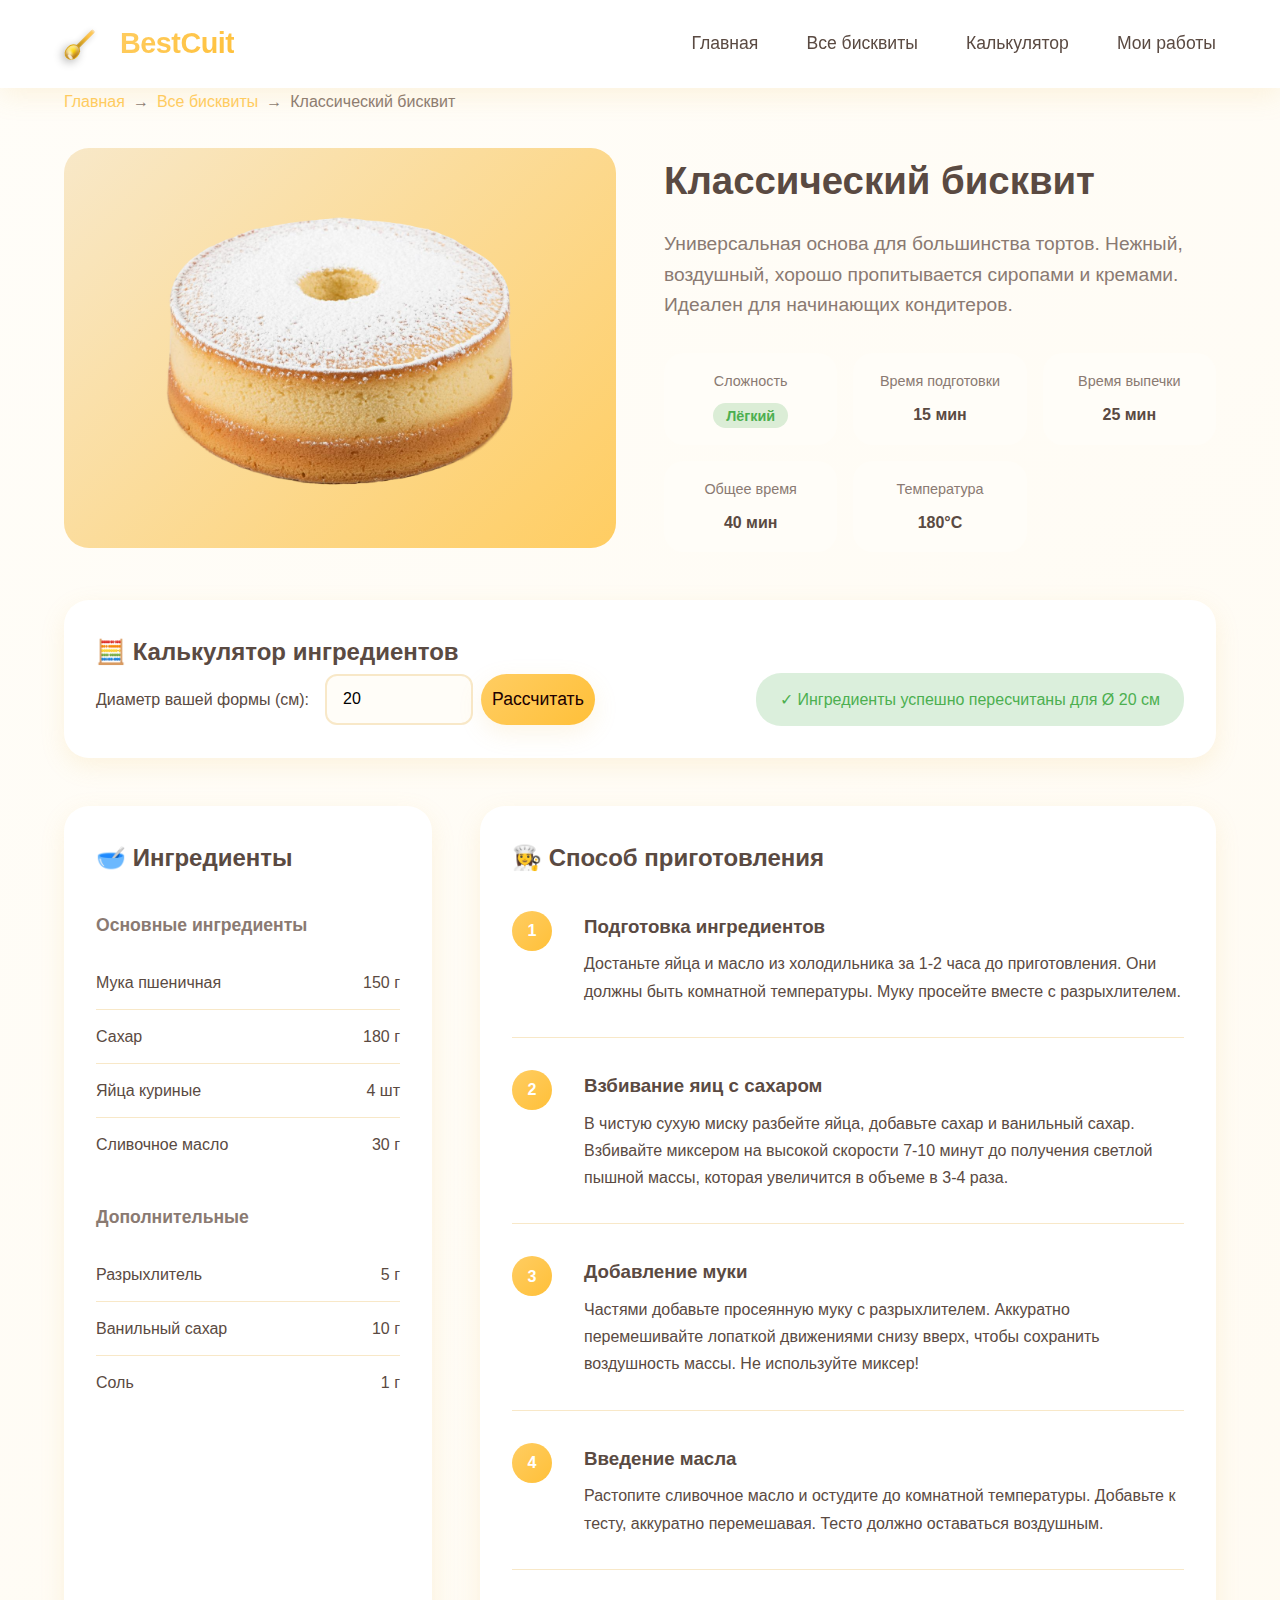
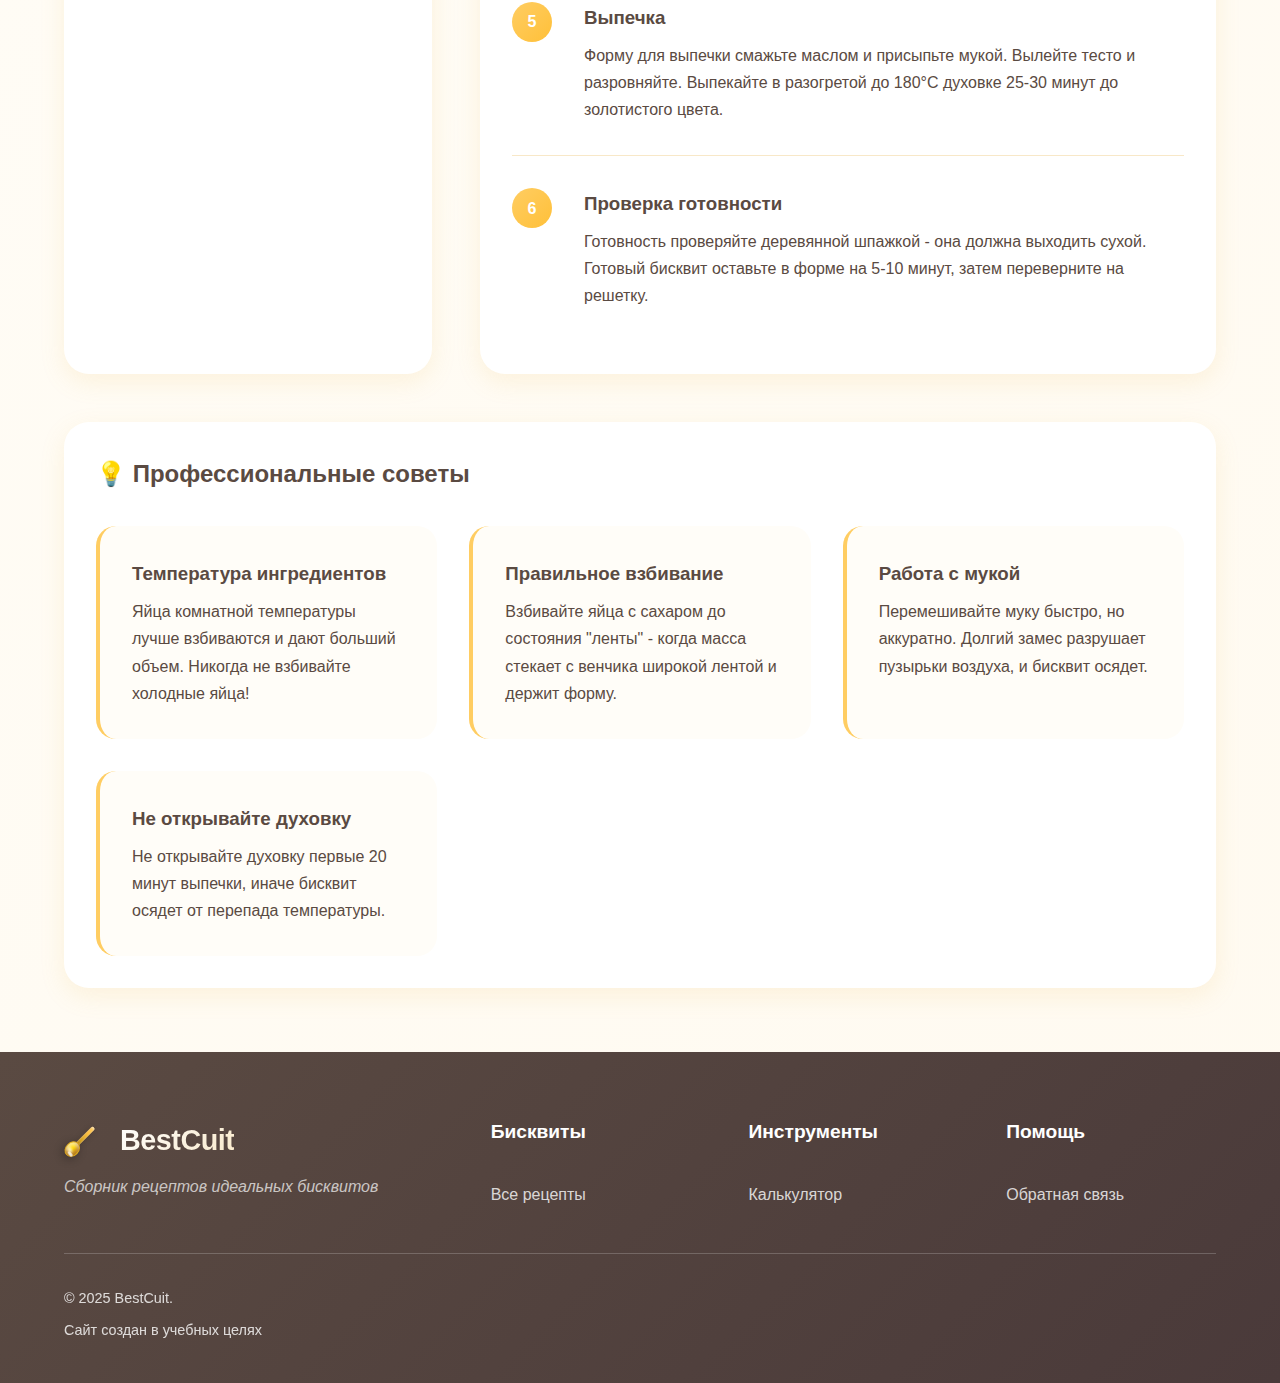
<file: biscuit-classic.html>
<!DOCTYPE html>
<html lang="ru">
<head>
    <meta charset="UTF-8">
    <meta name="viewport" content="width=device-width, initial-scale=1.0">
    <title>Классический бисквит - BestCuit</title>
    <link rel="stylesheet" href="style.css">
    <link rel="icon" type="image/x-icon" href="log.png">
</head>
<body data-biscuit-type="classic">
    <header class="header">
        <div class="container">
            <div class="header-content">
                <a href="index.html" class="logo">
                    <div class="spoon-logo">
                        <div class="shimmer"></div>
                        <div class="shimmer-2"></div>
                    </div>
                    <span class="logo-text">BestCuit</span>
                </a>
                <nav class="nav">
                    <ul class="nav-list">
                        <li><a href="index.html" class="nav-link">Главная</a></li>
                        <li><a href="biscuits.html" class="nav-link">Все бисквиты</a></li>
                        <li><a href="calculator.html" class="nav-link">Калькулятор</a></li>
                        <li><a href="tasks.html" class="nav-link">Мои работы</a></li>
                    </ul>
                </nav>
            </div>
        </div>
    </header>

    <main class="main-content">
        <div class="container">
            <nav class="breadcrumbs">
                <a href="index.html">Главная</a>
                <span>→</span>
                <a href="biscuits.html">Все бисквиты</a>
                <span>→</span>
                <span>Классический бисквит</span>
            </nav>

            <article class="recipe-article">
                <header class="recipe-header">
                    <div class="recipe-hero">
                        <div class="recipe-image-large">
                            <div class="image-placeholder large">
                                <img src="class.png" alt="Бисквит" width="400" class="biscuit-image-l">
                            </div>
                        </div>
                        <div class="recipe-info">
                            <h1>Классический бисквит</h1>
                            <p class="recipe-description">Универсальная основа для большинства тортов. Нежный, воздушный, хорошо пропитывается сиропами и кремами. Идеален для начинающих кондитеров.</p>
                            
                            <div class="recipe-meta-grid">
                                <div class="meta-item">
                                    <span class="meta-label">Сложность</span>
                                    <span class="difficulty easy">Лёгкий</span>
                                </div>
                                <div class="meta-item">
                                    <span class="meta-label">Время подготовки</span>
                                    <span class="meta-value">15 мин</span>
                                </div>
                                <div class="meta-item">
                                    <span class="meta-label">Время выпечки</span>
                                    <span class="meta-value">25 мин</span>
                                </div>
                                <div class="meta-item">
                                    <span class="meta-label">Общее время</span>
                                    <span class="meta-value">40 мин</span>
                                </div>
                               
                                <div class="meta-item">
                                    <span class="meta-label">Температура</span>
                                    <span class="meta-value">180°C</span>
                                </div>
                            </div>
                        </div>
                    </div>
                </header>

                <section class="recipe-calculator">
                    <h2>🧮 Калькулятор ингредиентов</h2>
                    <div class="calculator-inline">
                        <div class="calc-controls">
                            <label for="diameter">Диаметр вашей формы (см):</label>
                            <div class="input-group">
                                <input type="number" id="diameter" value="20" min="10" max="40" class="form-input">
                                <button id="calculate-btn" class="btn btn-primary">Рассчитать</button>
                            </div>
                        </div>
                        <div id="calculation-message" class="calculation-message">
                            ✓ Ингредиенты успешно пересчитаны для Ø 20 см
                        </div>
                    </div>
                </section>

                <div class="recipe-content-grid">
                    <section class="ingredients-section">
                        <h2>🥣 Ингредиенты</h2>
                        <div class="ingredients-list">
                            <div class="ingredient-group">
                                <h3>Основные ингредиенты</h3>
                                <div class="ingredient-item">
                                    <span class="ingredient-name">Мука пшеничная</span>
                                    <span class="ingredient-amount" data-base="150">150 г</span>
                                </div>
                                <div class="ingredient-item">
                                    <span class="ingredient-name">Сахар</span>
                                    <span class="ingredient-amount" data-base="180">180 г</span>
                                </div>
                                <div class="ingredient-item">
                                    <span class="ingredient-name">Яйца куриные</span>
                                    <span class="ingredient-amount" data-base="4">4 шт</span>
                                </div>
                                <div class="ingredient-item">
                                    <span class="ingredient-name">Сливочное масло</span>
                                    <span class="ingredient-amount" data-base="30">30 г</span>
                                </div>
                            </div>
                            <div class="ingredient-group">
                                <h3>Дополнительные</h3>
                                <div class="ingredient-item">
                                    <span class="ingredient-name">Разрыхлитель</span>
                                    <span class="ingredient-amount" data-base="5">5 г</span>
                                </div>
                                <div class="ingredient-item">
                                    <span class="ingredient-name">Ванильный сахар</span>
                                    <span class="ingredient-amount" data-base="10">10 г</span>
                                </div>
                                <div class="ingredient-item">
                                    <span class="ingredient-name">Соль</span>
                                    <span class="ingredient-amount" data-base="1">1 г</span>
                                </div>
                            </div>
                        </div>
                    </section>

                    <section class="instructions-section">
                        <h2>👩‍🍳 Способ приготовления</h2>
                        <div class="instructions-list">
                            <div class="instruction-step">
                                <div class="step-number">1</div>
                                <div class="step-content">
                                    <h3>Подготовка ингредиентов</h3>
                                    <p>Достаньте яйца и масло из холодильника за 1-2 часа до приготовления. Они должны быть комнатной температуры. Муку просейте вместе с разрыхлителем.</p>
                                </div>
                            </div>
                            <div class="instruction-step">
                                <div class="step-number">2</div>
                                <div class="step-content">
                                    <h3>Взбивание яиц с сахаром</h3>
                                    <p>В чистую сухую миску разбейте яйца, добавьте сахар и ванильный сахар. Взбивайте миксером на высокой скорости 7-10 минут до получения светлой пышной массы, которая увеличится в объеме в 3-4 раза.</p>
                                </div>
                            </div>
                            <div class="instruction-step">
                                <div class="step-number">3</div>
                                <div class="step-content">
                                    <h3>Добавление муки</h3>
                                    <p>Частями добавьте просеянную муку с разрыхлителем. Аккуратно перемешивайте лопаткой движениями снизу вверх, чтобы сохранить воздушность массы. Не используйте миксер!</p>
                                </div>
                            </div>
                            <div class="instruction-step">
                                <div class="step-number">4</div>
                                <div class="step-content">
                                    <h3>Введение масла</h3>
                                    <p>Растопите сливочное масло и остудите до комнатной температуры. Добавьте к тесту, аккуратно перемешавая. Тесто должно оставаться воздушным.</p>
                                </div>
                            </div>
                            <div class="instruction-step">
                                <div class="step-number">5</div>
                                <div class="step-content">
                                    <h3>Выпечка</h3>
                                    <p>Форму для выпечки смажьте маслом и присыпьте мукой. Вылейте тесто и разровняйте. Выпекайте в разогретой до 180°C духовке 25-30 минут до золотистого цвета.</p>
                                </div>
                            </div>
                            <div class="instruction-step">
                                <div class="step-number">6</div>
                                <div class="step-content">
                                    <h3>Проверка готовности</h3>
                                    <p>Готовность проверяйте деревянной шпажкой - она должна выходить сухой. Готовый бисквит оставьте в форме на 5-10 минут, затем переверните на решетку.</p>
                                </div>
                            </div>
                        </div>
                    </section>
                </div>

                <section class="recipe-tips">
                    <h2>💡 Профессиональные советы</h2>
                    <div class="tips-grid">
                        <div class="tip-card">
                            <h3>Температура ингредиентов</h3>
                            <p>Яйца комнатной температуры лучше взбиваются и дают больший объем. Никогда не взбивайте холодные яйца!</p>
                        </div>
                        <div class="tip-card">
                            <h3>Правильное взбивание</h3>
                            <p>Взбивайте яйца с сахаром до состояния "ленты" - когда масса стекает с венчика широкой лентой и держит форму.</p>
                        </div>
                        <div class="tip-card">
                            <h3>Работа с мукой</h3>
                            <p>Перемешивайте муку быстро, но аккуратно. Долгий замес разрушает пузырьки воздуха, и бисквит осядет.</p>
                        </div>
                        <div class="tip-card">
                            <h3>Не открывайте духовку</h3>
                            <p>Не открывайте духовку первые 20 минут выпечки, иначе бисквит осядет от перепада температуры.</p>
                        </div>
                    </div>
                </section>
            </article>
        </div>
    </main>

    <footer class="footer">
        <div class="container">
            <div class="footer-content">
                <div class="footer-brand">
                    <div class="logo">
                        <div class="spoon-logo">
                        <div class="shimmer"></div>
                        <div class="shimmer-2"></div>
                    </div>
                    <span class="logo-text">BestCuit</span>
                    </div>
                    <p class="footer-tagline">Сборник рецептов идеальных бисквитов</p>
                </div>
                <div class="footer-links">
                    <div class="footer-column">
                        <h4>Бисквиты</h4>
                        <ul>
                            <li><a href="biscuits.html">Все рецепты</a></li>
                        </ul>
                    </div>
                    <div class="footer-column">
                        <h4>Инструменты</h4>
                        <ul>
                            <li><a href="calculator.html">Калькулятор</a></li>
                        </ul>
                    </div>
                    <div class="footer-column">
                        <h4>Помощь</h4>
                        <ul>
                            <li><a href="mailto:bunchuk.se@edu.spbstu.ru?subject=BestCuit: обратная связь">Обратная связь</a></li>
                        </ul>
                    </div>
                </div>
            </div>
            <div class="footer-bottom">
                <div class="footer-info">
                    <p>&copy; 2025 BestCuit.</p>
                    <p>Сайт создан в учебных целях</p>
                </div>
            </div>
        </div>
    </footer>

    <script src="recipe.js"></script>
</body>
</html>
</file>
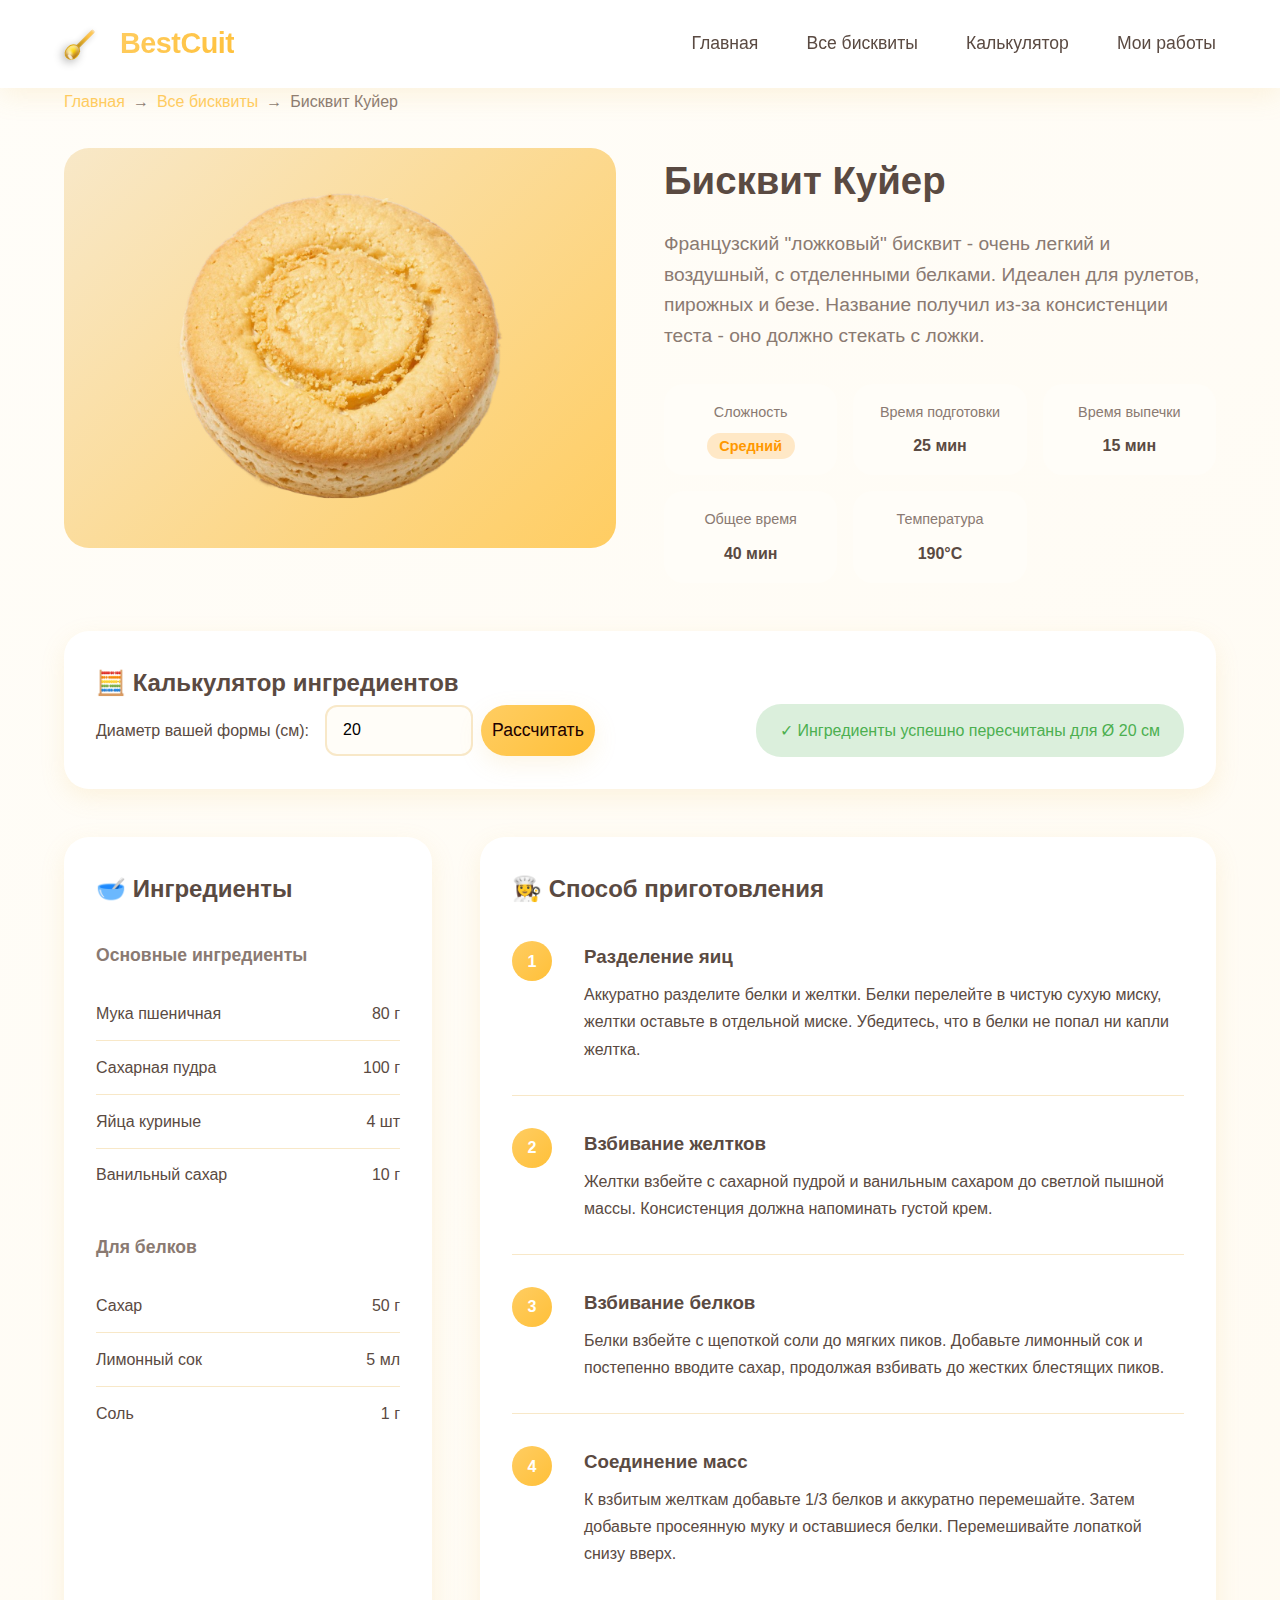
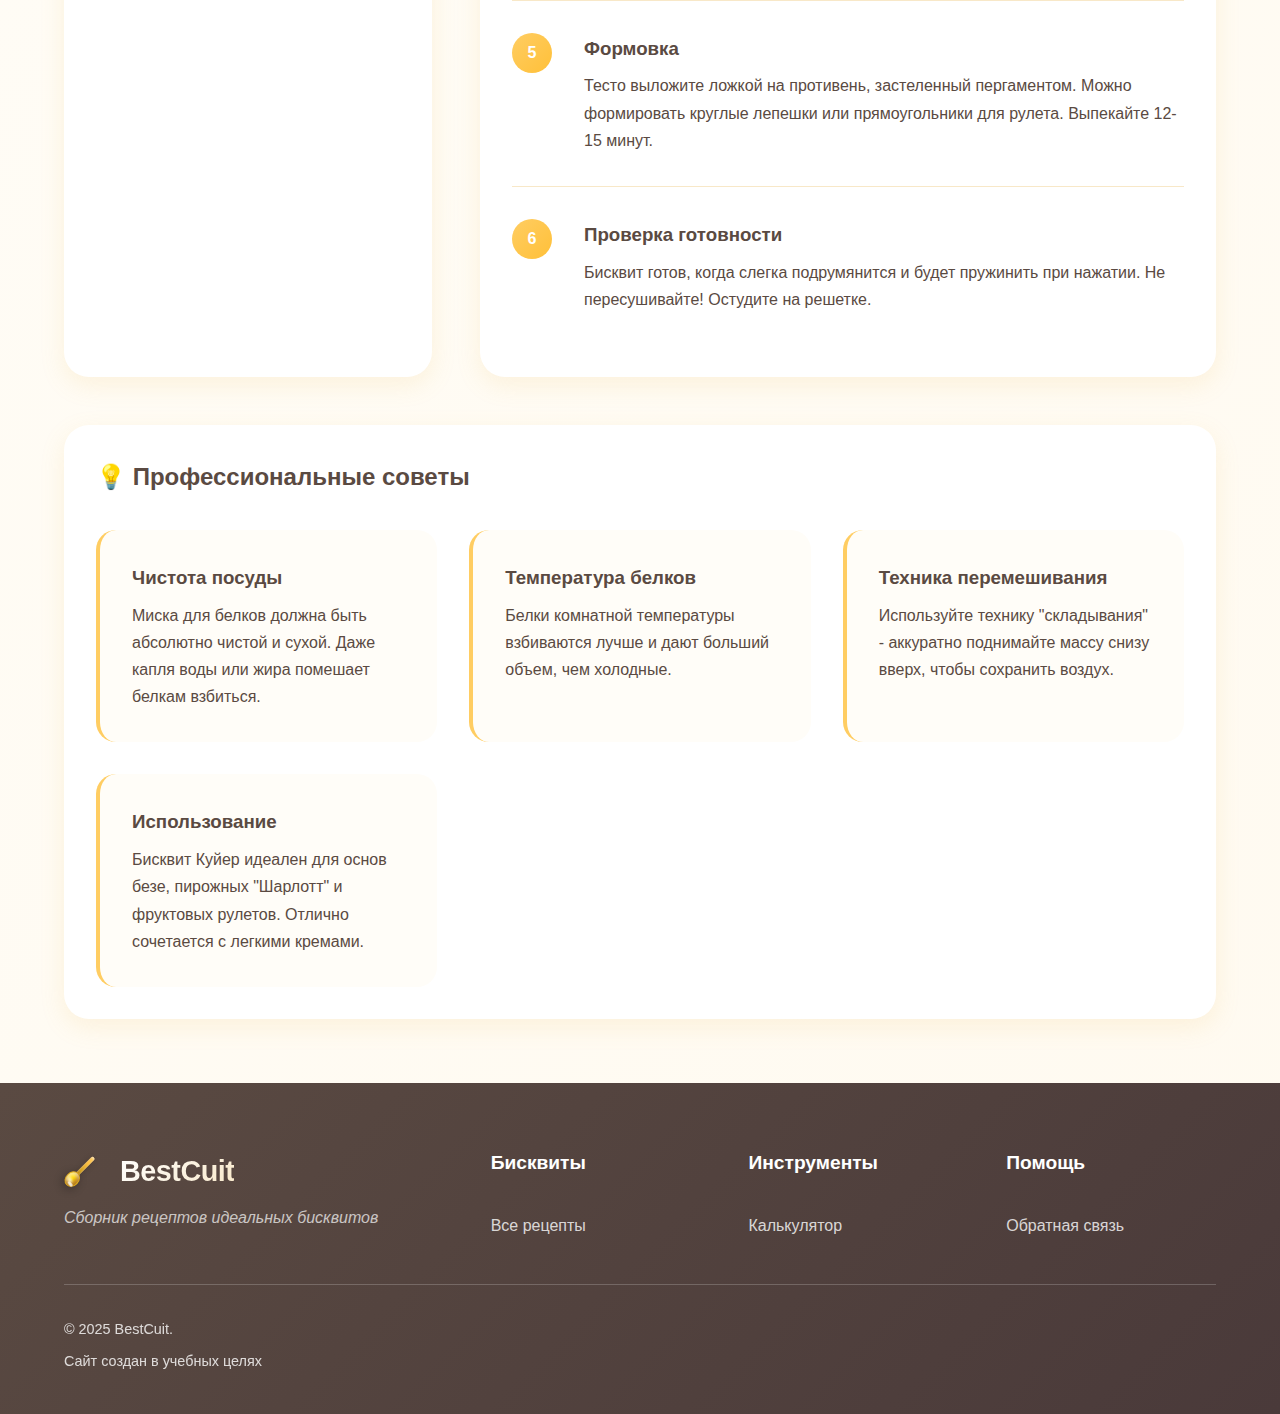
<file: biscuit-cuillere.html>
<!DOCTYPE html>
<html lang="ru">
<head>
    <meta charset="UTF-8">
    <meta name="viewport" content="width=device-width, initial-scale=1.0">
    <title>Бисквит Куйер - BestCuit</title>
    <link rel="icon" type="image/x-icon" href="log.png">

    <link rel="stylesheet" href="style.css">
</head>
<body data-biscuit-type="cuillere">
    <header class="header">
        <div class="container">
            <div class="header-content">
                <a href="index.html" class="logo">
                    <div class="spoon-logo">
                        <div class="shimmer"></div>
                        <div class="shimmer-2"></div>
                    </div>
                    <span class="logo-text">BestCuit</span>
                </a>
                <nav class="nav">
                    <ul class="nav-list">
                        <li><a href="index.html" class="nav-link">Главная</a></li>
                        <li><a href="biscuits.html" class="nav-link">Все бисквиты</a></li>
                        <li><a href="calculator.html" class="nav-link">Калькулятор</a></li>
                        <li><a href="tasks.html" class="nav-link">Мои работы</a></li>
                    </ul>
                </nav>
            </div>
        </div>
    </header>

    <main class="main-content">
        <div class="container">
            <nav class="breadcrumbs">
                <a href="index.html">Главная</a>
                <span>→</span>
                <a href="biscuits.html">Все бисквиты</a>
                <span>→</span>
                <span>Бисквит Куйер</span>
            </nav>

            <article class="recipe-article">
                <header class="recipe-header">
                    <div class="recipe-hero">
                        <div class="recipe-image-large">
                            <div class="image-placeholder large">
                                <img src="lac-l.png" alt="Бисквит" width="400" class="biscuit-image-l">
                            </div>
                        </div>
                        <div class="recipe-info">
                            <h1>Бисквит Куйер</h1>
                            <p class="recipe-description">Французский "ложковый" бисквит - очень легкий и воздушный, с отделенными белками. Идеален для рулетов, пирожных и безе. Название получил из-за консистенции теста - оно должно стекать с ложки.</p>
                            
                            <div class="recipe-meta-grid">
                                <div class="meta-item">
                                    <span class="meta-label">Сложность</span>
                                    <span class="difficulty medium">Средний</span>
                                </div>
                                <div class="meta-item">
                                    <span class="meta-label">Время подготовки</span>
                                    <span class="meta-value">25 мин</span>
                                </div>
                                <div class="meta-item">
                                    <span class="meta-label">Время выпечки</span>
                                    <span class="meta-value">15 мин</span>
                                </div>
                                <div class="meta-item">
                                    <span class="meta-label">Общее время</span>
                                    <span class="meta-value">40 мин</span>
                                </div>
                                
                                <div class="meta-item">
                                    <span class="meta-label">Температура</span>
                                    <span class="meta-value">190°C</span>
                                </div>
                            </div>
                        </div>
                    </div>
                </header>

                <section class="recipe-calculator">
                    <h2>🧮 Калькулятор ингредиентов</h2>
                    <div class="calculator-inline">
                        <div class="calc-controls">
                            <label for="diameter">Диаметр вашей формы (см):</label>
                            <div class="input-group">
                                <input type="number" id="diameter" value="20" min="10" max="40" class="form-input">
                                <button id="calculate-btn" class="btn btn-primary">Рассчитать</button>
                            </div>
                        </div>
                        <div id="calculation-message" class="calculation-message">
                            ✓ Ингредиенты успешно пересчитаны для Ø 20 см
                        </div>
                    </div>
                </section>

                <div class="recipe-content-grid">
                    <section class="ingredients-section">
                        <h2>🥣 Ингредиенты</h2>
                        <div class="ingredients-list">
                            <div class="ingredient-group">
                                <h3>Основные ингредиенты</h3>
                                <div class="ingredient-item">
                                    <span class="ingredient-name">Мука пшеничная</span>
                                    <span class="ingredient-amount" data-base="80">80 г</span>
                                </div>
                                <div class="ingredient-item">
                                    <span class="ingredient-name">Сахарная пудра</span>
                                    <span class="ingredient-amount" data-base="100">100 г</span>
                                </div>
                                <div class="ingredient-item">
                                    <span class="ingredient-name">Яйца куриные</span>
                                    <span class="ingredient-amount" data-base="4">4 шт</span>
                                </div>
                                <div class="ingredient-item">
                                    <span class="ingredient-name">Ванильный сахар</span>
                                    <span class="ingredient-amount" data-base="10">10 г</span>
                                </div>
                            </div>
                            <div class="ingredient-group">
                                <h3>Для белков</h3>
                                <div class="ingredient-item">
                                    <span class="ingredient-name">Сахар</span>
                                    <span class="ingredient-amount" data-base="50">50 г</span>
                                </div>
                                <div class="ingredient-item">
                                    <span class="ingredient-name">Лимонный сок</span>
                                    <span class="ingredient-amount" data-base="5">5 мл</span>
                                </div>
                                <div class="ingredient-item">
                                    <span class="ingredient-name">Соль</span>
                                    <span class="ingredient-amount" data-base="1">1 г</span>
                                </div>
                            </div>
                        </div>
                    </section>

                    <section class="instructions-section">
                        <h2>👩‍🍳 Способ приготовления</h2>
                        <div class="instructions-list">
                            <div class="instruction-step">
                                <div class="step-number">1</div>
                                <div class="step-content">
                                    <h3>Разделение яиц</h3>
                                    <p>Аккуратно разделите белки и желтки. Белки перелейте в чистую сухую миску, желтки оставьте в отдельной миске. Убедитесь, что в белки не попал ни капли желтка.</p>
                                </div>
                            </div>
                            <div class="instruction-step">
                                <div class="step-number">2</div>
                                <div class="step-content">
                                    <h3>Взбивание желтков</h3>
                                    <p>Желтки взбейте с сахарной пудрой и ванильным сахаром до светлой пышной массы. Консистенция должна напоминать густой крем.</p>
                                </div>
                            </div>
                            <div class="instruction-step">
                                <div class="step-number">3</div>
                                <div class="step-content">
                                    <h3>Взбивание белков</h3>
                                    <p>Белки взбейте с щепоткой соли до мягких пиков. Добавьте лимонный сок и постепенно вводите сахар, продолжая взбивать до жестких блестящих пиков.</p>
                                </div>
                            </div>
                            <div class="instruction-step">
                                <div class="step-number">4</div>
                                <div class="step-content">
                                    <h3>Соединение масс</h3>
                                    <p>К взбитым желткам добавьте 1/3 белков и аккуратно перемешайте. Затем добавьте просеянную муку и оставшиеся белки. Перемешивайте лопаткой снизу вверх.</p>
                                </div>
                            </div>
                            <div class="instruction-step">
                                <div class="step-number">5</div>
                                <div class="step-content">
                                    <h3>Формовка</h3>
                                    <p>Тесто выложите ложкой на противень, застеленный пергаментом. Можно формировать круглые лепешки или прямоугольники для рулета. Выпекайте 12-15 минут.</p>
                                </div>
                            </div>
                            <div class="instruction-step">
                                <div class="step-number">6</div>
                                <div class="step-content">
                                    <h3>Проверка готовности</h3>
                                    <p>Бисквит готов, когда слегка подрумянится и будет пружинить при нажатии. Не пересушивайте! Остудите на решетке.</p>
                                </div>
                            </div>
                        </div>
                    </section>
                </div>

                <section class="recipe-tips">
                    <h2>💡 Профессиональные советы</h2>
                    <div class="tips-grid">
                        <div class="tip-card">
                            <h3>Чистота посуды</h3>
                            <p>Миска для белков должна быть абсолютно чистой и сухой. Даже капля воды или жира помешает белкам взбиться.</p>
                        </div>
                        <div class="tip-card">
                            <h3>Температура белков</h3>
                            <p>Белки комнатной температуры взбиваются лучше и дают больший объем, чем холодные.</p>
                        </div>
                        <div class="tip-card">
                            <h3>Техника перемешивания</h3>
                            <p>Используйте технику "складывания" - аккуратно поднимайте массу снизу вверх, чтобы сохранить воздух.</p>
                        </div>
                        <div class="tip-card">
                            <h3>Использование</h3>
                            <p>Бисквит Куйер идеален для основ безе, пирожных "Шарлотт" и фруктовых рулетов. Отлично сочетается с легкими кремами.</p>
                        </div>
                    </div>
                </section>
            </article>
        </div>
    </main>

    <footer class="footer">
        <div class="container">
            <div class="footer-content">
                <div class="footer-brand">
                    <div class="logo">
                        <div class="spoon-logo">
                        <div class="shimmer"></div>
                        <div class="shimmer-2"></div>
                    </div>
                    <span class="logo-text">BestCuit</span>
                    </div>
                    <p class="footer-tagline">Сборник рецептов идеальных бисквитов</p>
                </div>
                <div class="footer-links">
                    <div class="footer-column">
                        <h4>Бисквиты</h4>
                        <ul>
                            <li><a href="biscuits.html">Все рецепты</a></li>
                        </ul>
                    </div>
                    <div class="footer-column">
                        <h4>Инструменты</h4>
                        <ul>
                            <li><a href="calculator.html">Калькулятор</a></li>
                        </ul>
                    </div>
                    <div class="footer-column">
                        <h4>Помощь</h4>
                        <ul>
                            <li><a href="mailto:bunchuk.se@edu.spbstu.ru?subject=BestCuit: обратная связь">Обратная связь</a></li>
                        </ul>
                    </div>
                </div>
            </div>
            <div class="footer-bottom">
                <div class="footer-info">
                    <p>&copy; 2025 BestCuit.</p>
                    <p>Сайт создан в учебных целях</p>
                </div>
            </div>
        </div>
    </footer>

    <script src="recipe.js"></script>
</body>
</html>
</file>
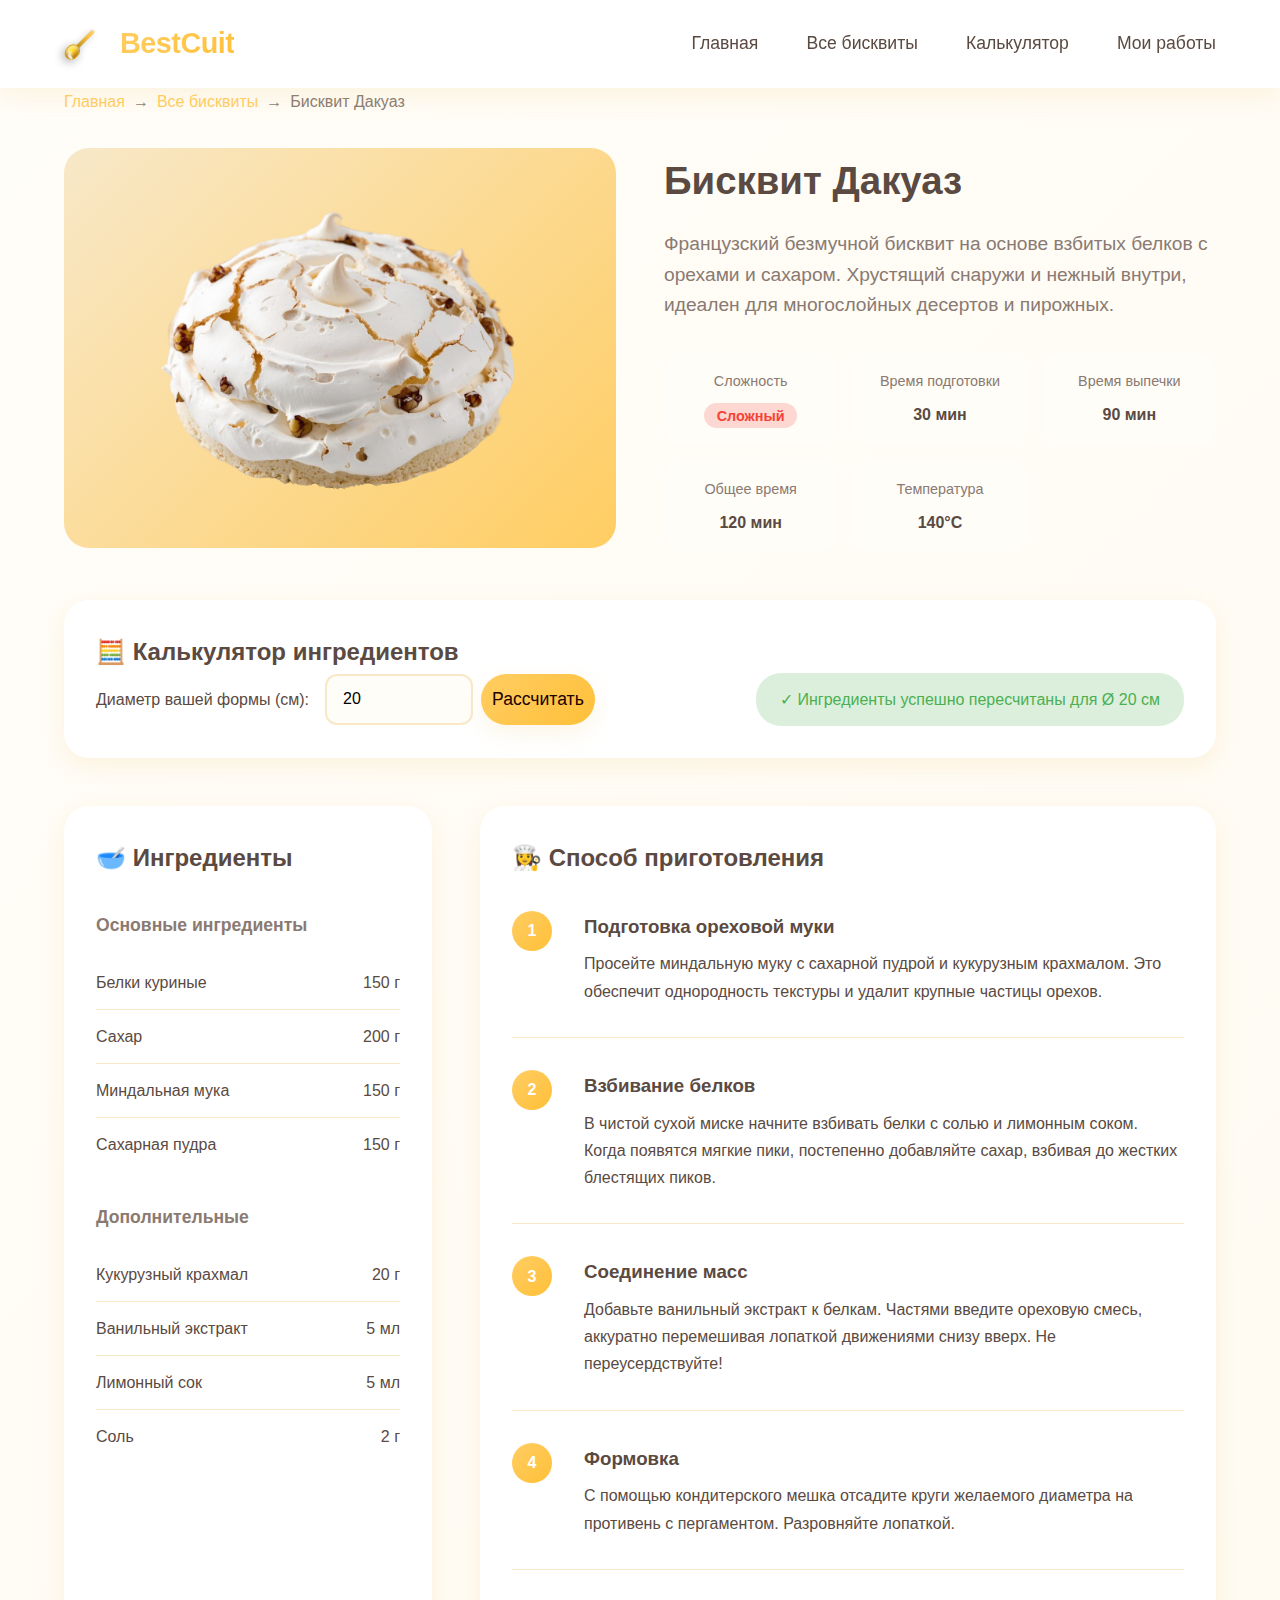
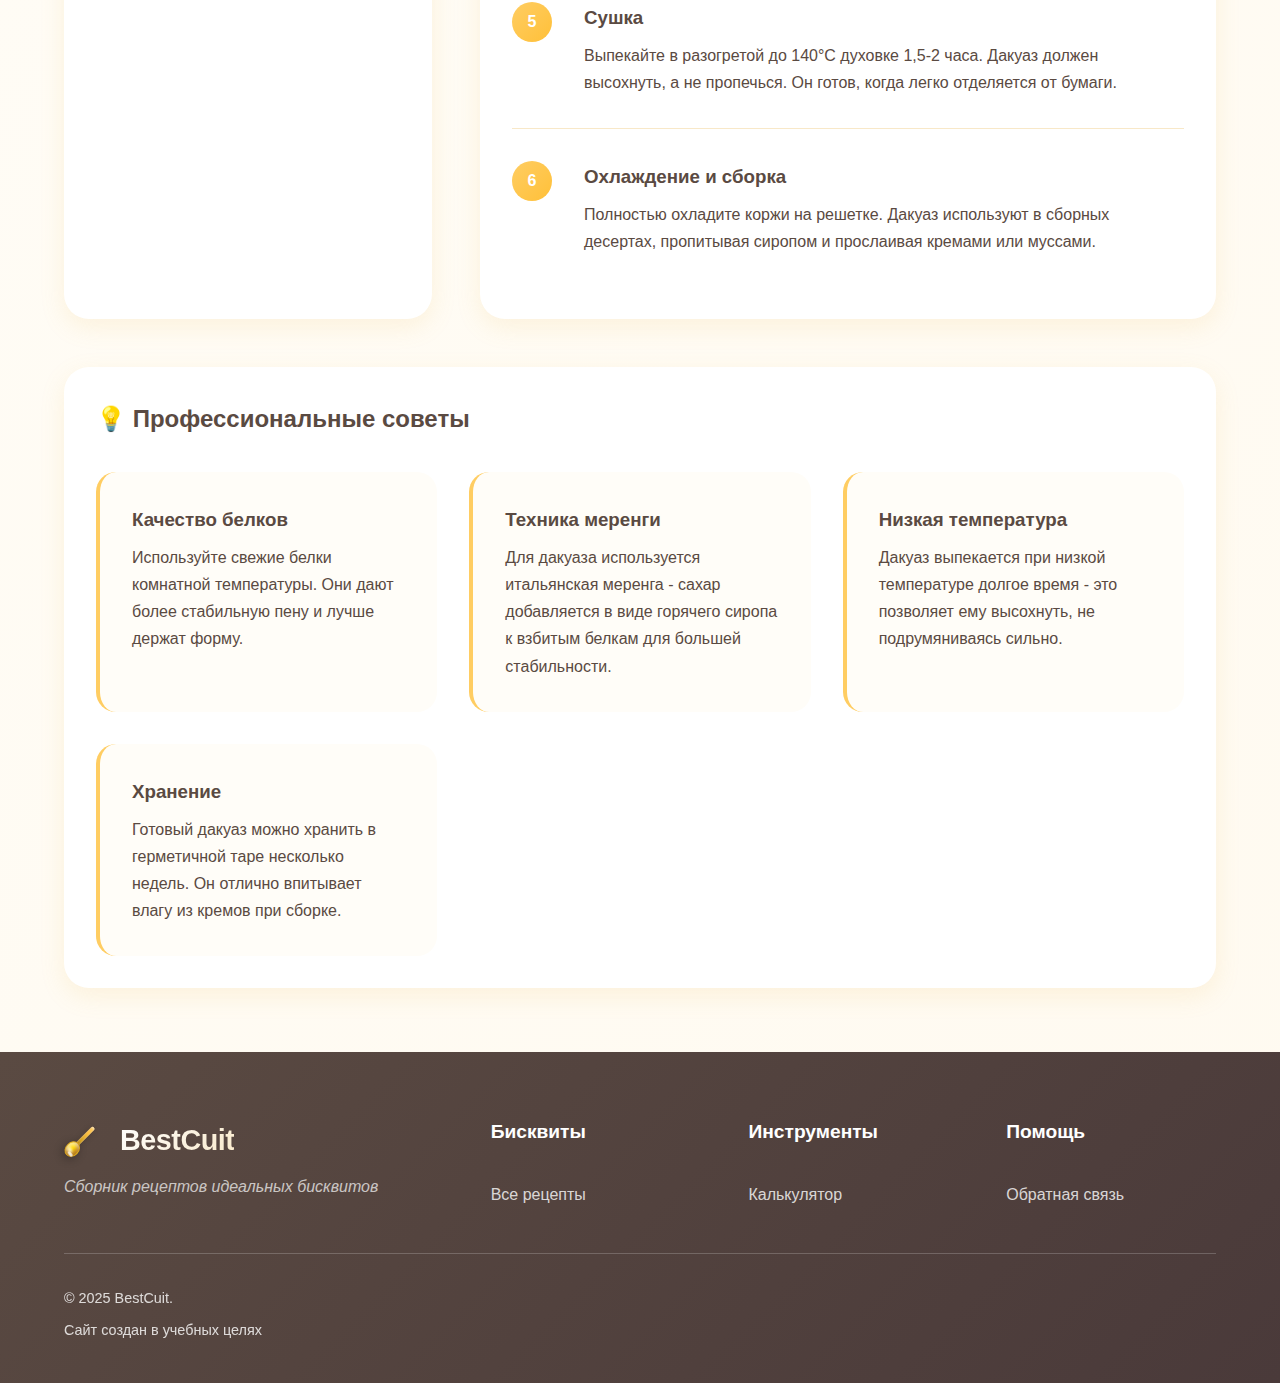
<file: biscuit-dacquoise.html>
<!DOCTYPE html>
<html lang="ru">
<head>
    <meta charset="UTF-8">
    <meta name="viewport" content="width=device-width, initial-scale=1.0">
    <title>Бисквит Дакуаз - BestCuit</title>
    <link rel="stylesheet" href="style.css">
    <link rel="icon" type="image/x-icon" href="log.png">
</head>
<body data-biscuit-type="dacquoise">
    <header class="header">
        <div class="container">
            <div class="header-content">
                <a href="index.html" class="logo">
                   <div class="spoon-logo">
                        <div class="shimmer"></div>
                        <div class="shimmer-2"></div>
                    </div>
                    <span class="logo-text">BestCuit</span>

                </a>
                <nav class="nav">
                    <ul class="nav-list">
                        <li><a href="index.html" class="nav-link">Главная</a></li>
                        <li><a href="biscuits.html" class="nav-link">Все бисквиты</a></li>
                        <li><a href="calculator.html" class="nav-link">Калькулятор</a></li>
                        <li><a href="tasks.html" class="nav-link">Мои работы</a></li>
                    </ul>
                </nav>
            </div>
        </div>
    </header>

    <main class="main-content">
        <div class="container">
            <nav class="breadcrumbs">
                <a href="index.html">Главная</a>
                <span>→</span>
                <a href="biscuits.html">Все бисквиты</a>
                <span>→</span>
                <span>Бисквит Дакуаз</span>
            </nav>

            <article class="recipe-article">
                <header class="recipe-header">
                    <div class="recipe-hero">
                        <div class="recipe-image-large">
                            <div class="image-placeholder large">
                                <img src="dac-l.png" alt="Бисквит" width="400" class="biscuit-image-l">
                            </div>
                        </div>
                        <div class="recipe-info">
                            <h1>Бисквит Дакуаз</h1>
                            <p class="recipe-description">Французский безмучной бисквит на основе взбитых белков с орехами и сахаром. Хрустящий снаружи и нежный внутри, идеален для многослойных десертов и пирожных.</p>
                            
                            <div class="recipe-meta-grid">
                                <div class="meta-item">
                                    <span class="meta-label">Сложность</span>
                                    <span class="difficulty hard">Сложный</span>
                                </div>
                                <div class="meta-item">
                                    <span class="meta-label">Время подготовки</span>
                                    <span class="meta-value">30 мин</span>
                                </div>
                                <div class="meta-item">
                                    <span class="meta-label">Время выпечки</span>
                                    <span class="meta-value">90 мин</span>
                                </div>
                                <div class="meta-item">
                                    <span class="meta-label">Общее время</span>
                                    <span class="meta-value">120 мин</span>
                                </div>
                                <div class="meta-item">
                                    <span class="meta-label">Температура</span>
                                    <span class="meta-value">140°C</span>
                                </div>
                            </div>
                        </div>
                    </div>
                </header>

                <section class="recipe-calculator">
                    <h2>🧮 Калькулятор ингредиентов</h2>
                    <div class="calculator-inline">
                        <div class="calc-controls">
                            <label for="diameter">Диаметр вашей формы (см):</label>
                            <div class="input-group">
                                <input type="number" id="diameter" value="20" min="10" max="40" class="form-input">
                                <button id="calculate-btn" class="btn btn-primary">Рассчитать</button>
                            </div>
                        </div>
                        <div id="calculation-message" class="calculation-message">
                            ✓ Ингредиенты успешно пересчитаны для Ø 20 см
                        </div>
                    </div>
                </section>

                <div class="recipe-content-grid">
                    <section class="ingredients-section">
                        <h2>🥣 Ингредиенты</h2>
                        <div class="ingredients-list">
                            <div class="ingredient-group">
                                <h3>Основные ингредиенты</h3>
                                <div class="ingredient-item">
                                    <span class="ingredient-name">Белки куриные</span>
                                    <span class="ingredient-amount" data-base="150">150 г</span>
                                </div>
                                <div class="ingredient-item">
                                    <span class="ingredient-name">Сахар</span>
                                    <span class="ingredient-amount" data-base="200">200 г</span>
                                </div>
                                <div class="ingredient-item">
                                    <span class="ingredient-name">Миндальная мука</span>
                                    <span class="ingredient-amount" data-base="150">150 г</span>
                                </div>
                                <div class="ingredient-item">
                                    <span class="ingredient-name">Сахарная пудра</span>
                                    <span class="ingredient-amount" data-base="150">150 г</span>
                                </div>
                            </div>
                            <div class="ingredient-group">
                                <h3>Дополнительные</h3>
                                <div class="ingredient-item">
                                    <span class="ingredient-name">Кукурузный крахмал</span>
                                    <span class="ingredient-amount" data-base="20">20 г</span>
                                </div>
                                <div class="ingredient-item">
                                    <span class="ingredient-name">Ванильный экстракт</span>
                                    <span class="ingredient-amount" data-base="5">5 мл</span>
                                </div>
                                <div class="ingredient-item">
                                    <span class="ingredient-name">Лимонный сок</span>
                                    <span class="ingredient-amount" data-base="5">5 мл</span>
                                </div>
                                <div class="ingredient-item">
                                    <span class="ingredient-name">Соль</span>
                                    <span class="ingredient-amount" data-base="2">2 г</span>
                                </div>
                            </div>
                        </div>
                    </section>

                    <section class="instructions-section">
                        <h2>👩‍🍳 Способ приготовления</h2>
                        <div class="instructions-list">
                            <div class="instruction-step">
                                <div class="step-number">1</div>
                                <div class="step-content">
                                    <h3>Подготовка ореховой муки</h3>
                                    <p>Просейте миндальную муку с сахарной пудрой и кукурузным крахмалом. Это обеспечит однородность текстуры и удалит крупные частицы орехов.</p>
                                </div>
                            </div>
                            <div class="instruction-step">
                                <div class="step-number">2</div>
                                <div class="step-content">
                                    <h3>Взбивание белков</h3>
                                    <p>В чистой сухой миске начните взбивать белки с солью и лимонным соком. Когда появятся мягкие пики, постепенно добавляйте сахар, взбивая до жестких блестящих пиков.</p>
                                </div>
                            </div>
                            <div class="instruction-step">
                                <div class="step-number">3</div>
                                <div class="step-content">
                                    <h3>Соединение масс</h3>
                                    <p>Добавьте ванильный экстракт к белкам. Частями введите ореховую смесь, аккуратно перемешивая лопаткой движениями снизу вверх. Не переусердствуйте!</p>
                                </div>
                            </div>
                            <div class="instruction-step">
                                <div class="step-number">4</div>
                                <div class="step-content">
                                    <h3>Формовка</h3>
                                    <p>С помощью кондитерского мешка отсадите круги желаемого диаметра на противень с пергаментом. Разровняйте лопаткой.</p>
                                </div>
                            </div>
                            <div class="instruction-step">
                                <div class="step-number">5</div>
                                <div class="step-content">
                                    <h3>Сушка</h3>
                                    <p>Выпекайте в разогретой до 140°C духовке 1,5-2 часа. Дакуаз должен высохнуть, а не пропечься. Он готов, когда легко отделяется от бумаги.</p>
                                </div>
                            </div>
                            <div class="instruction-step">
                                <div class="step-number">6</div>
                                <div class="step-content">
                                    <h3>Охлаждение и сборка</h3>
                                    <p>Полностью охладите коржи на решетке. Дакуаз используют в сборных десертах, пропитывая сиропом и прослаивая кремами или муссами.</p>
                                </div>
                            </div>
                        </div>
                    </section>
                </div>

                <section class="recipe-tips">
                    <h2>💡 Профессиональные советы</h2>
                    <div class="tips-grid">
                        <div class="tip-card">
                            <h3>Качество белков</h3>
                            <p>Используйте свежие белки комнатной температуры. Они дают более стабильную пену и лучше держат форму.</p>
                        </div>
                        <div class="tip-card">
                            <h3>Техника меренги</h3>
                            <p>Для дакуаза используется итальянская меренга - сахар добавляется в виде горячего сиропа к взбитым белкам для большей стабильности.</p>
                        </div>
                        <div class="tip-card">
                            <h3>Низкая температура</h3>
                            <p>Дакуаз выпекается при низкой температуре долгое время - это позволяет ему высохнуть, не подрумяниваясь сильно.</p>
                        </div>
                        <div class="tip-card">
                            <h3>Хранение</h3>
                            <p>Готовый дакуаз можно хранить в герметичной таре несколько недель. Он отлично впитывает влагу из кремов при сборке.</p>
                        </div>
                    </div>
                </section>
            </article>
        </div>
    </main>

    <footer class="footer">
        <div class="container">
            <div class="footer-content">
                <div class="footer-brand">
                    <div class="logo">
                        <div class="spoon-logo">
                        <div class="shimmer"></div>
                        <div class="shimmer-2"></div>
                    </div>
                    <span class="logo-text">BestCuit</span>
                    </div>
                    <p class="footer-tagline">Сборник рецептов идеальных бисквитов</p>
                </div>
                <div class="footer-links">
                    <div class="footer-column">
                        <h4>Бисквиты</h4>
                        <ul>
                            <li><a href="biscuits.html">Все рецепты</a></li>
                        </ul>
                    </div>
                    <div class="footer-column">
                        <h4>Инструменты</h4>
                        <ul>
                            <li><a href="calculator.html">Калькулятор</a></li>
                        </ul>
                    </div>
                    <div class="footer-column">
                        <h4>Помощь</h4>
                        <ul>
                            <li><a href="mailto:bunchuk.se@edu.spbstu.ru?subject=BestCuit: обратная связь">Обратная связь</a></li>
                        </ul>
                    </div>
                </div>
            </div>
            <div class="footer-bottom">
                <div class="footer-info">
                    <p>&copy; 2025 BestCuit.</p>
                    <p>Сайт создан в учебных целях</p>
                </div>
            </div>
        </div>
    </footer>

    <script src="recipe.js"></script>
</body>
</html>
</file>
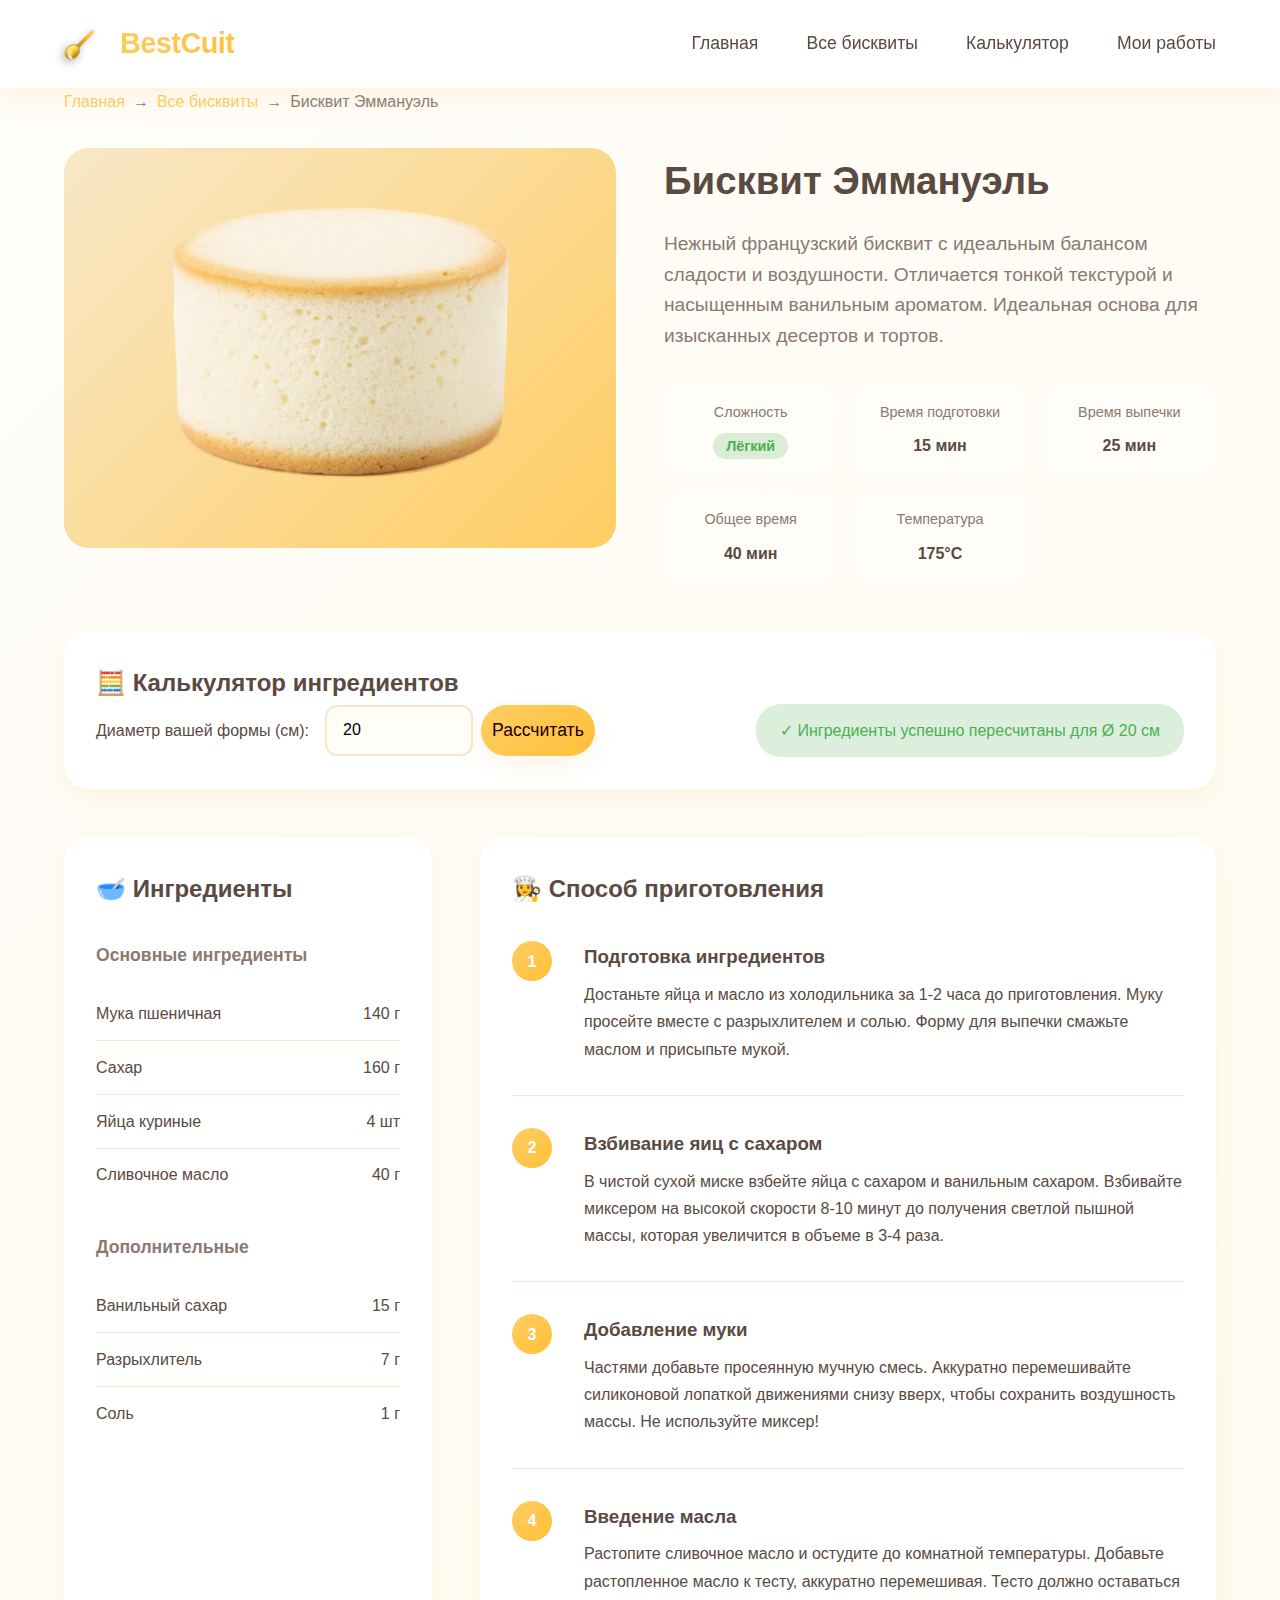
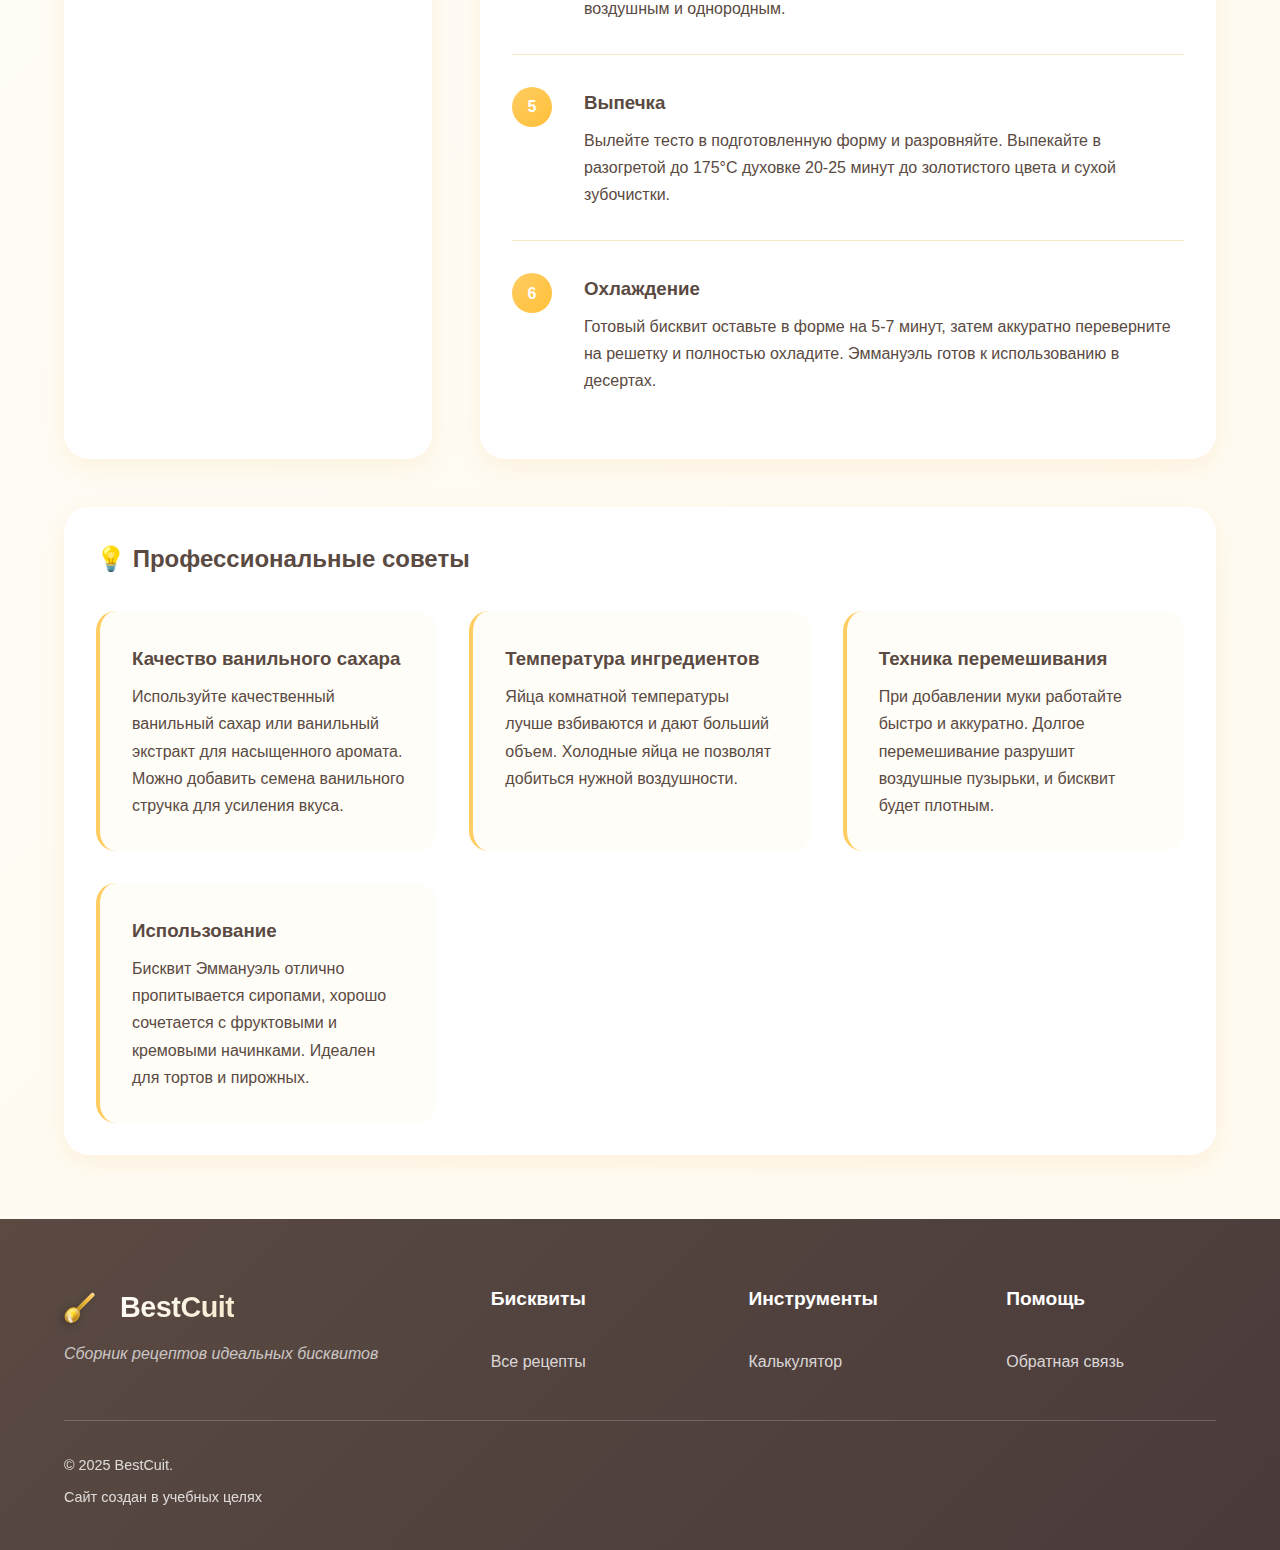
<file: biscuit-emmanuel.html>
<!DOCTYPE html>
<html lang="ru">
<head>
    <meta charset="UTF-8">
    <meta name="viewport" content="width=device-width, initial-scale=1.0">
    <title>Бисквит Эммануэль - BestCuit</title>
    <link rel="stylesheet" href="style.css">
    <link rel="icon" type="image/x-icon" href="log.png">
</head>
<body data-biscuit-type="emmanuel">
    <header class="header">
        <div class="container">
            <div class="header-content">
                <a href="index.html" class="logo">
                    <div class="spoon-logo">
                        <div class="shimmer"></div>
                        <div class="shimmer-2"></div>
                    </div>  
                    <span class="logo-text">BestCuit</span>
                </a>
                <nav class="nav">
                    <ul class="nav-list">
                        <li><a href="index.html" class="nav-link">Главная</a></li>
                        <li><a href="biscuits.html" class="nav-link">Все бисквиты</a></li>
                        <li><a href="calculator.html" class="nav-link">Калькулятор</a></li>
                        <li><a href="tasks.html" class="nav-link">Мои работы</a></li>
                    </ul>
                </nav>
            </div>
        </div>
    </header>

    <main class="main-content">
        <div class="container">
            <nav class="breadcrumbs">
                <a href="index.html">Главная</a>
                <span>→</span>
                <a href="biscuits.html">Все бисквиты</a>
                <span>→</span>
                <span>Бисквит Эммануэль</span>
            </nav>

            <article class="recipe-article">
                <header class="recipe-header">
                    <div class="recipe-hero">
                        <div class="recipe-image-large">
                            <div class="image-placeholder large">
                                <img src="emm-l.png" alt="Бисквит Эммануэль" width="450" class="biscuit-image-l">
                            </div>
                        </div>
                        <div class="recipe-info">
                            <h1>Бисквит Эммануэль</h1>
                            <p class="recipe-description">Нежный французский бисквит с идеальным балансом сладости и воздушности. Отличается тонкой текстурой и насыщенным ванильным ароматом. Идеальная основа для изысканных десертов и тортов.</p>
                            
                            <div class="recipe-meta-grid">
                                <div class="meta-item">
                                    <span class="meta-label">Сложность</span>
                                    <span class="difficulty easy">Лёгкий</span>
                                </div>
                                <div class="meta-item">
                                    <span class="meta-label">Время подготовки</span>
                                    <span class="meta-value">15 мин</span>
                                </div>
                                <div class="meta-item">
                                    <span class="meta-label">Время выпечки</span>
                                    <span class="meta-value">25 мин</span>
                                </div>
                                <div class="meta-item">
                                    <span class="meta-label">Общее время</span>
                                    <span class="meta-value">40 мин</span>
                                </div>
                                <div class="meta-item">
                                    <span class="meta-label">Температура</span>
                                    <span class="meta-value">175°C</span>
                                </div>
                            </div>
                        </div>
                    </div>
                </header>

                <section class="recipe-calculator">
                    <h2>🧮 Калькулятор ингредиентов</h2>
                    <div class="calculator-inline">
                        <div class="calc-controls">
                            <label for="diameter">Диаметр вашей формы (см):</label>
                            <div class="input-group">
                                <input type="number" id="diameter" value="20" min="10" max="40" class="form-input">
                                <button id="calculate-btn" class="btn btn-primary">Рассчитать</button>
                            </div>
                        </div>
                        <div id="calculation-message" class="calculation-message">
                            ✓ Ингредиенты успешно пересчитаны для Ø 20 см
                        </div>
                    </div>
                </section>

                <div class="recipe-content-grid">
                    <section class="ingredients-section">
                        <h2>🥣 Ингредиенты</h2>
                        <div class="ingredients-list">
                            <div class="ingredient-group">
                                <h3>Основные ингредиенты</h3>
                                <div class="ingredient-item">
                                    <span class="ingredient-name">Мука пшеничная</span>
                                    <span class="ingredient-amount" data-base="140">140 г</span>
                                </div>
                                <div class="ingredient-item">
                                    <span class="ingredient-name">Сахар</span>
                                    <span class="ingredient-amount" data-base="160">160 г</span>
                                </div>
                                <div class="ingredient-item">
                                    <span class="ingredient-name">Яйца куриные</span>
                                    <span class="ingredient-amount" data-base="4">4 шт</span>
                                </div>
                                <div class="ingredient-item">
                                    <span class="ingredient-name">Сливочное масло</span>
                                    <span class="ingredient-amount" data-base="40">40 г</span>
                                </div>
                            </div>
                            <div class="ingredient-group">
                                <h3>Дополнительные</h3>
                                <div class="ingredient-item">
                                    <span class="ingredient-name">Ванильный сахар</span>
                                    <span class="ingredient-amount" data-base="15">15 г</span>
                                </div>
                                <div class="ingredient-item">
                                    <span class="ingredient-name">Разрыхлитель</span>
                                    <span class="ingredient-amount" data-base="7">7 г</span>
                                </div>
                                <div class="ingredient-item">
                                    <span class="ingredient-name">Соль</span>
                                    <span class="ingredient-amount" data-base="1">1 г</span>
                                </div>
                            </div>
                        </div>
                    </section>

                    <section class="instructions-section">
                        <h2>👩‍🍳 Способ приготовления</h2>
                        <div class="instructions-list">
                            <div class="instruction-step">
                                <div class="step-number">1</div>
                                <div class="step-content">
                                    <h3>Подготовка ингредиентов</h3>
                                    <p>Достаньте яйца и масло из холодильника за 1-2 часа до приготовления. Муку просейте вместе с разрыхлителем и солью. Форму для выпечки смажьте маслом и присыпьте мукой.</p>
                                </div>
                            </div>
                            <div class="instruction-step">
                                <div class="step-number">2</div>
                                <div class="step-content">
                                    <h3>Взбивание яиц с сахаром</h3>
                                    <p>В чистой сухой миске взбейте яйца с сахаром и ванильным сахаром. Взбивайте миксером на высокой скорости 8-10 минут до получения светлой пышной массы, которая увеличится в объеме в 3-4 раза.</p>
                                </div>
                            </div>
                            <div class="instruction-step">
                                <div class="step-number">3</div>
                                <div class="step-content">
                                    <h3>Добавление муки</h3>
                                    <p>Частями добавьте просеянную мучную смесь. Аккуратно перемешивайте силиконовой лопаткой движениями снизу вверх, чтобы сохранить воздушность массы. Не используйте миксер!</p>
                                </div>
                            </div>
                            <div class="instruction-step">
                                <div class="step-number">4</div>
                                <div class="step-content">
                                    <h3>Введение масла</h3>
                                    <p>Растопите сливочное масло и остудите до комнатной температуры. Добавьте растопленное масло к тесту, аккуратно перемешивая. Тесто должно оставаться воздушным и однородным.</p>
                                </div>
                            </div>
                            <div class="instruction-step">
                                <div class="step-number">5</div>
                                <div class="step-content">
                                    <h3>Выпечка</h3>
                                    <p>Вылейте тесто в подготовленную форму и разровняйте. Выпекайте в разогретой до 175°C духовке 20-25 минут до золотистого цвета и сухой зубочистки.</p>
                                </div>
                            </div>
                            <div class="instruction-step">
                                <div class="step-number">6</div>
                                <div class="step-content">
                                    <h3>Охлаждение</h3>
                                    <p>Готовый бисквит оставьте в форме на 5-7 минут, затем аккуратно переверните на решетку и полностью охладите. Эммануэль готов к использованию в десертах.</p>
                                </div>
                            </div>
                        </div>
                    </section>
                </div>

                <section class="recipe-tips">
                    <h2>💡 Профессиональные советы</h2>
                    <div class="tips-grid">
                        <div class="tip-card">
                            <h3>Качество ванильного сахара</h3>
                            <p>Используйте качественный ванильный сахар или ванильный экстракт для насыщенного аромата. Можно добавить семена ванильного стручка для усиления вкуса.</p>
                        </div>
                        <div class="tip-card">
                            <h3>Температура ингредиентов</h3>
                            <p>Яйца комнатной температуры лучше взбиваются и дают больший объем. Холодные яйца не позволят добиться нужной воздушности.</p>
                        </div>
                        <div class="tip-card">
                            <h3>Техника перемешивания</h3>
                            <p>При добавлении муки работайте быстро и аккуратно. Долгое перемешивание разрушит воздушные пузырьки, и бисквит будет плотным.</p>
                        </div>
                        <div class="tip-card">
                            <h3>Использование</h3>
                            <p>Бисквит Эммануэль отлично пропитывается сиропами, хорошо сочетается с фруктовыми и кремовыми начинками. Идеален для тортов и пирожных.</p>
                        </div>
                    </div>
                </section>
            </article>
        </div>
    </main>

    <footer class="footer">
        <div class="container">
            <div class="footer-content">
                <div class="footer-brand">
                    <div class="logo">
                        <div class="spoon-logo">
                        <div class="shimmer"></div>
                        <div class="shimmer-2"></div>
                    </div>
                    <span class="logo-text">BestCuit</span>
                    </div>
                    <p class="footer-tagline">Сборник рецептов идеальных бисквитов</p>
                </div>
                <div class="footer-links">
                    <div class="footer-column">
                        <h4>Бисквиты</h4>
                        <ul>
                            <li><a href="biscuits.html">Все рецепты</a></li>
                        </ul>
                    </div>
                    <div class="footer-column">
                        <h4>Инструменты</h4>
                        <ul>
                            <li><a href="calculator.html">Калькулятор</a></li>
                        </ul>
                    </div>
                    <div class="footer-column">
                        <h4>Помощь</h4>
                        <ul>
                            <li><a href="mailto:bunchuk.se@edu.spbstu.ru?subject=BestCuit: обратная связь">Обратная связь</a></li>
                        </ul>
                    </div>
                </div>
            </div>
            <div class="footer-bottom">
                <div class="footer-info">
                    <p>&copy; 2025 BestCuit.</p>
                    <p>Сайт создан в учебных целях</p>
                </div>
            </div>
        </div>
    </footer>

    <script src="recipe.js"></script>
</body>
</html>
</file>
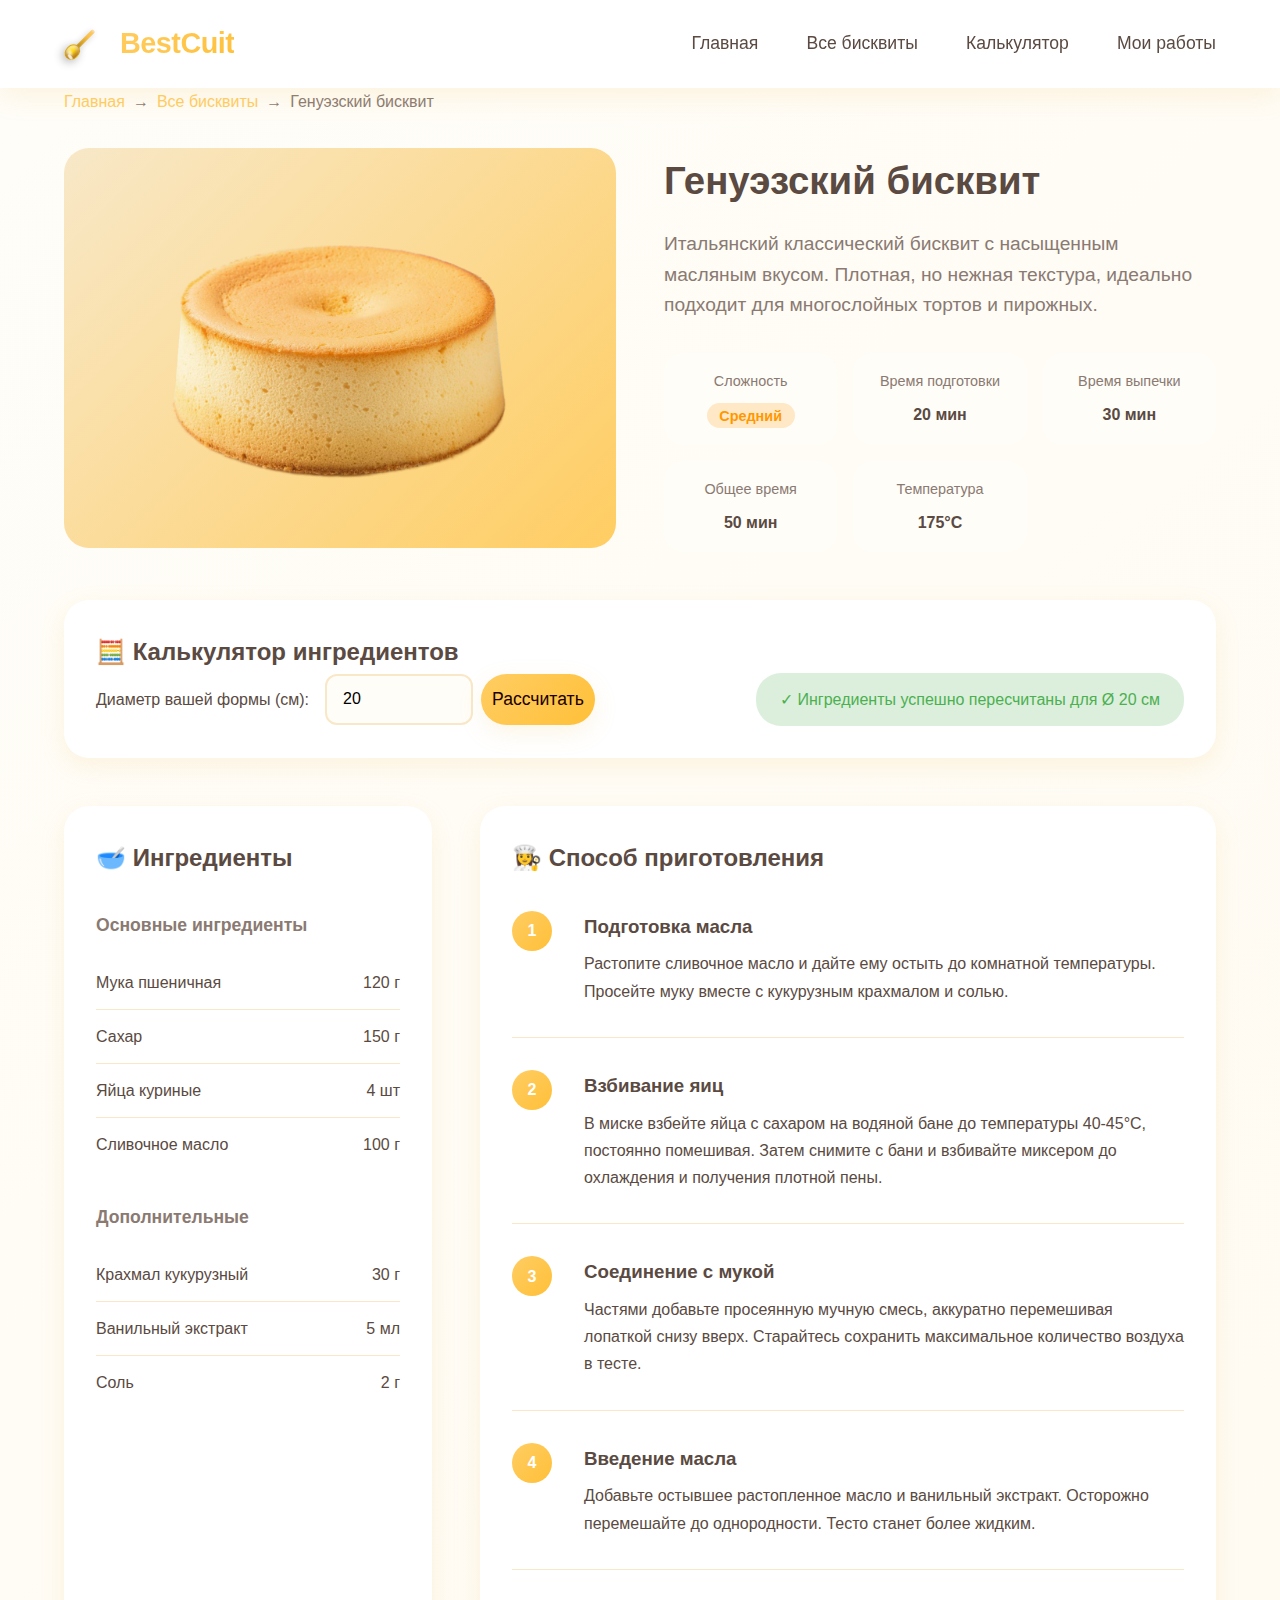
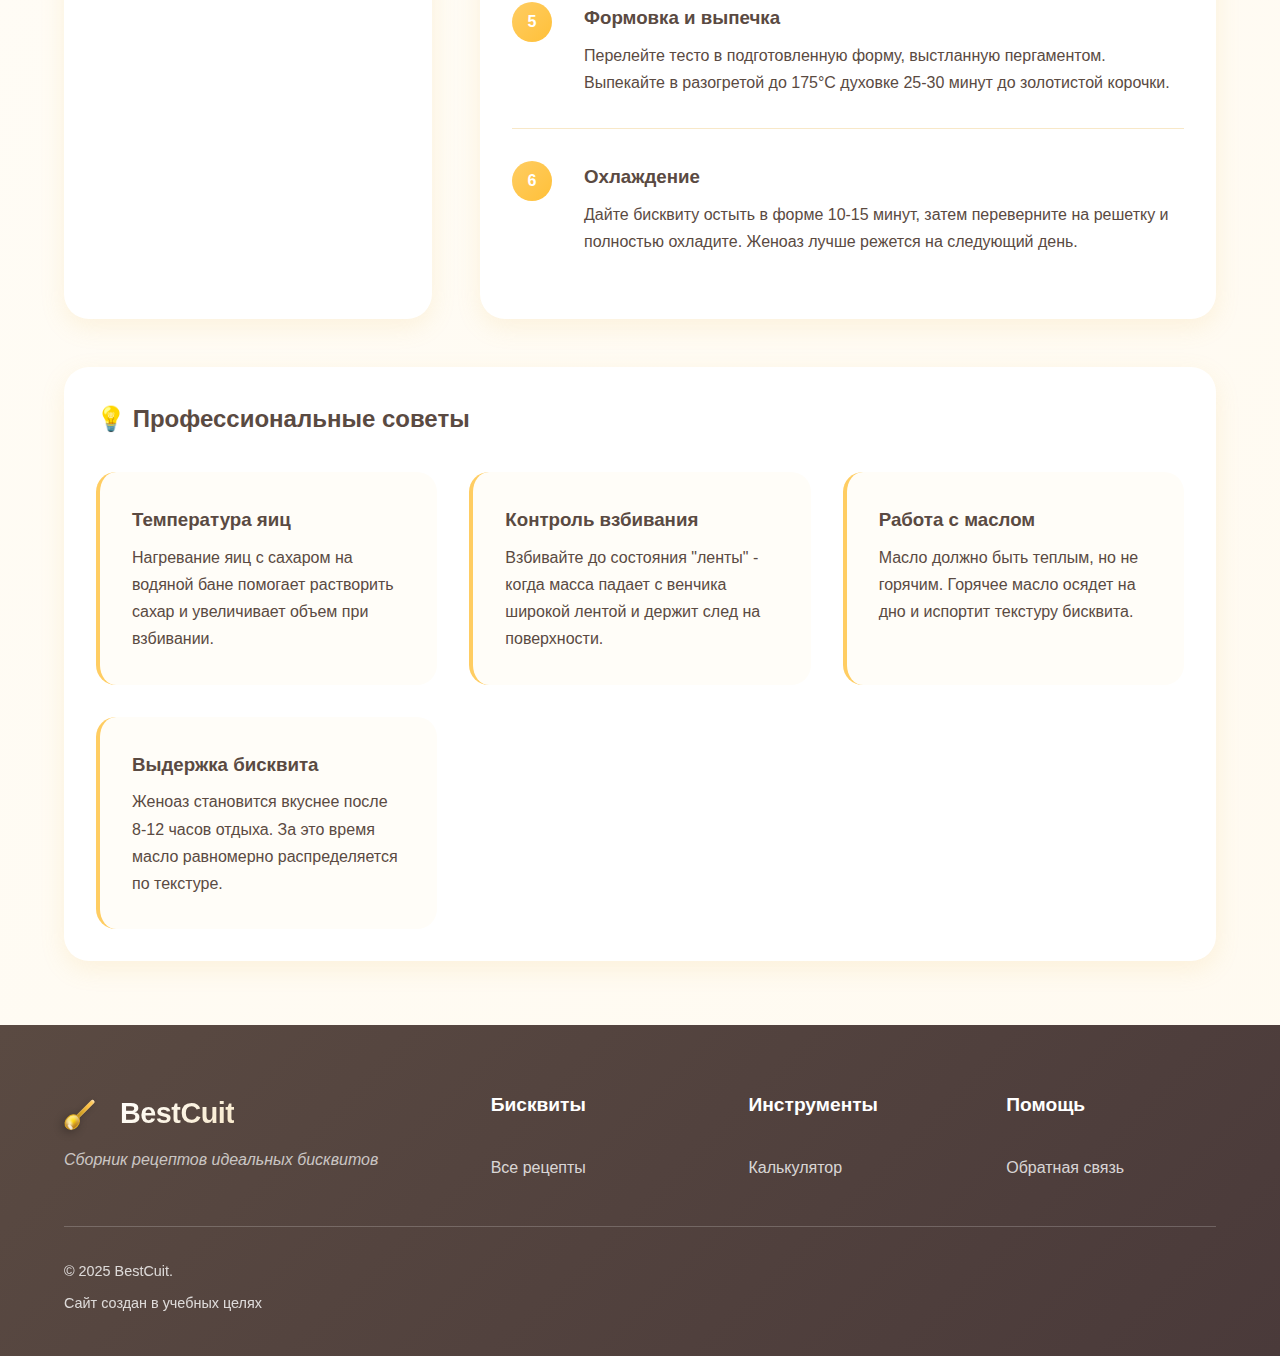
<file: biscuit-genoise.html>
<!DOCTYPE html>
<html lang="ru">
<head>
    <meta charset="UTF-8">
    <meta name="viewport" content="width=device-width, initial-scale=1.0">
    <title>Генуэзский бисквит - BestCuit</title>
    <link rel="stylesheet" href="style.css">
    <link rel="icon" type="image/x-icon" href="log.png">
</head>
<body data-biscuit-type="genoise">
    <header class="header">
        <div class="container">
            <div class="header-content">
                <a href="index.html" class="logo">
                    <div class="spoon-logo">
                        <div class="shimmer"></div>
                        <div class="shimmer-2"></div>
                    </div>
                    <span class="logo-text">BestCuit</span>
                </a>
                <nav class="nav">
                    <ul class="nav-list">
                        <li><a href="index.html" class="nav-link">Главная</a></li>
                        <li><a href="biscuits.html" class="nav-link">Все бисквиты</a></li>
                        <li><a href="calculator.html" class="nav-link">Калькулятор</a></li>
                        <li><a href="tasks.html" class="nav-link">Мои работы</a></li>
                    </ul>
                </nav>
            </div>
        </div>
    </header>

    <main class="main-content">
        <div class="container">
            <nav class="breadcrumbs">
                <a href="index.html">Главная</a>
                <span>→</span>
                <a href="biscuits.html">Все бисквиты</a>
                <span>→</span>
                <span>Генуэзский бисквит</span>
            </nav>

            <article class="recipe-article">
                <header class="recipe-header">
                    <div class="recipe-hero">
                        <div class="recipe-image-large">
                            <div class="image-placeholder large">
                                <img src="gen-l.png" alt="Бисквит" width="400" class="biscuit-image-l">
                            </div>
                        </div>
                        <div class="recipe-info">
                            <h1>Генуэзский бисквит</h1>
                            <p class="recipe-description">Итальянский классический бисквит с насыщенным масляным вкусом. Плотная, но нежная текстура, идеально подходит для многослойных тортов и пирожных.</p>
                            
                            <div class="recipe-meta-grid">
                                <div class="meta-item">
                                    <span class="meta-label">Сложность</span>
                                    <span class="difficulty medium">Средний</span>
                                </div>
                                <div class="meta-item">
                                    <span class="meta-label">Время подготовки</span>
                                    <span class="meta-value">20 мин</span>
                                </div>
                                <div class="meta-item">
                                    <span class="meta-label">Время выпечки</span>
                                    <span class="meta-value">30 мин</span>
                                </div>
                                <div class="meta-item">
                                    <span class="meta-label">Общее время</span>
                                    <span class="meta-value">50 мин</span>
                                </div>
                                
                                <div class="meta-item">
                                    <span class="meta-label">Температура</span>
                                    <span class="meta-value">175°C</span>
                                </div>
                            </div>
                        </div>
                    </div>
                </header>

                <section class="recipe-calculator">
                    <h2>🧮 Калькулятор ингредиентов</h2>
                    <div class="calculator-inline">
                        <div class="calc-controls">
                            <label for="diameter">Диаметр вашей формы (см):</label>
                            <div class="input-group">
                                <input type="number" id="diameter" value="20" min="10" max="40" class="form-input">
                                <button id="calculate-btn" class="btn btn-primary">Рассчитать</button>
                            </div>
                        </div>
                        <div id="calculation-message" class="calculation-message">
                            ✓ Ингредиенты успешно пересчитаны для Ø 20 см
                        </div>
                    </div>
                </section>

                <div class="recipe-content-grid">
                    <section class="ingredients-section">
                        <h2>🥣 Ингредиенты</h2>
                        <div class="ingredients-list">
                            <div class="ingredient-group">
                                <h3>Основные ингредиенты</h3>
                                <div class="ingredient-item">
                                    <span class="ingredient-name">Мука пшеничная</span>
                                    <span class="ingredient-amount" data-base="120">120 г</span>
                                </div>
                                <div class="ingredient-item">
                                    <span class="ingredient-name">Сахар</span>
                                    <span class="ingredient-amount" data-base="150">150 г</span>
                                </div>
                                <div class="ingredient-item">
                                    <span class="ingredient-name">Яйца куриные</span>
                                    <span class="ingredient-amount" data-base="4">4 шт</span>
                                </div>
                                <div class="ingredient-item">
                                    <span class="ingredient-name">Сливочное масло</span>
                                    <span class="ingredient-amount" data-base="100">100 г</span>
                                </div>
                            </div>
                            <div class="ingredient-group">
                                <h3>Дополнительные</h3>
                                <div class="ingredient-item">
                                    <span class="ingredient-name">Крахмал кукурузный</span>
                                    <span class="ingredient-amount" data-base="30">30 г</span>
                                </div>
                                <div class="ingredient-item">
                                    <span class="ingredient-name">Ванильный экстракт</span>
                                    <span class="ingredient-amount" data-base="5">5 мл</span>
                                </div>
                                <div class="ingredient-item">
                                    <span class="ingredient-name">Соль</span>
                                    <span class="ingredient-amount" data-base="2">2 г</span>
                                </div>
                            </div>
                        </div>
                    </section>

                    <section class="instructions-section">
                        <h2>👩‍🍳 Способ приготовления</h2>
                        <div class="instructions-list">
                            <div class="instruction-step">
                                <div class="step-number">1</div>
                                <div class="step-content">
                                    <h3>Подготовка масла</h3>
                                    <p>Растопите сливочное масло и дайте ему остыть до комнатной температуры. Просейте муку вместе с кукурузным крахмалом и солью.</p>
                                </div>
                            </div>
                            <div class="instruction-step">
                                <div class="step-number">2</div>
                                <div class="step-content">
                                    <h3>Взбивание яиц</h3>
                                    <p>В миске взбейте яйца с сахаром на водяной бане до температуры 40-45°C, постоянно помешивая. Затем снимите с бани и взбивайте миксером до охлаждения и получения плотной пены.</p>
                                </div>
                            </div>
                            <div class="instruction-step">
                                <div class="step-number">3</div>
                                <div class="step-content">
                                    <h3>Соединение с мукой</h3>
                                    <p>Частями добавьте просеянную мучную смесь, аккуратно перемешивая лопаткой снизу вверх. Старайтесь сохранить максимальное количество воздуха в тесте.</p>
                                </div>
                            </div>
                            <div class="instruction-step">
                                <div class="step-number">4</div>
                                <div class="step-content">
                                    <h3>Введение масла</h3>
                                    <p>Добавьте остывшее растопленное масло и ванильный экстракт. Осторожно перемешайте до однородности. Тесто станет более жидким.</p>
                                </div>
                            </div>
                            <div class="instruction-step">
                                <div class="step-number">5</div>
                                <div class="step-content">
                                    <h3>Формовка и выпечка</h3>
                                    <p>Перелейте тесто в подготовленную форму, выстланную пергаментом. Выпекайте в разогретой до 175°C духовке 25-30 минут до золотистой корочки.</p>
                                </div>
                            </div>
                            <div class="instruction-step">
                                <div class="step-number">6</div>
                                <div class="step-content">
                                    <h3>Охлаждение</h3>
                                    <p>Дайте бисквиту остыть в форме 10-15 минут, затем переверните на решетку и полностью охладите. Женоаз лучше режется на следующий день.</p>
                                </div>
                            </div>
                        </div>
                    </section>
                </div>

                <section class="recipe-tips">
                    <h2>💡 Профессиональные советы</h2>
                    <div class="tips-grid">
                        <div class="tip-card">
                            <h3>Температура яиц</h3>
                            <p>Нагревание яиц с сахаром на водяной бане помогает растворить сахар и увеличивает объем при взбивании.</p>
                        </div>
                        <div class="tip-card">
                            <h3>Контроль взбивания</h3>
                            <p>Взбивайте до состояния "ленты" - когда масса падает с венчика широкой лентой и держит след на поверхности.</p>
                        </div>
                        <div class="tip-card">
                            <h3>Работа с маслом</h3>
                            <p>Масло должно быть теплым, но не горячим. Горячее масло осядет на дно и испортит текстуру бисквита.</p>
                        </div>
                        <div class="tip-card">
                            <h3>Выдержка бисквита</h3>
                            <p>Женоаз становится вкуснее после 8-12 часов отдыха. За это время масло равномерно распределяется по текстуре.</p>
                        </div>
                    </div>
                </section>
            </article>
        </div>
    </main>

   <footer class="footer">
        <div class="container">
            <div class="footer-content">
                <div class="footer-brand">
                    <div class="logo">
                        <div class="spoon-logo">
                        <div class="shimmer"></div>
                        <div class="shimmer-2"></div>
                    </div>
                    <span class="logo-text">BestCuit</span>
                    </div>
                    <p class="footer-tagline">Сборник рецептов идеальных бисквитов</p>
                </div>
                <div class="footer-links">
                    <div class="footer-column">
                        <h4>Бисквиты</h4>
                        <ul>
                            <li><a href="biscuits.html">Все рецепты</a></li>
                        </ul>
                    </div>
                    <div class="footer-column">
                        <h4>Инструменты</h4>
                        <ul>
                            <li><a href="calculator.html">Калькулятор</a></li>
                        </ul>
                    </div>
                    <div class="footer-column">
                        <h4>Помощь</h4>
                        <ul>
                            <li><a href="mailto:bunchuk.se@edu.spbstu.ru?subject=BestCuit: обратная связь">Обратная связь</a></li>
                        </ul>
                    </div>
                </div>
            </div>
            <div class="footer-bottom">
                <div class="footer-info">
                    <p>&copy; 2025 BestCuit.</p>
                    <p>Сайт создан в учебных целях</p>
                </div>
            </div>
        </div>
    </footer>

    <script src="recipe.js"></script>
</body>
</html>
</file>
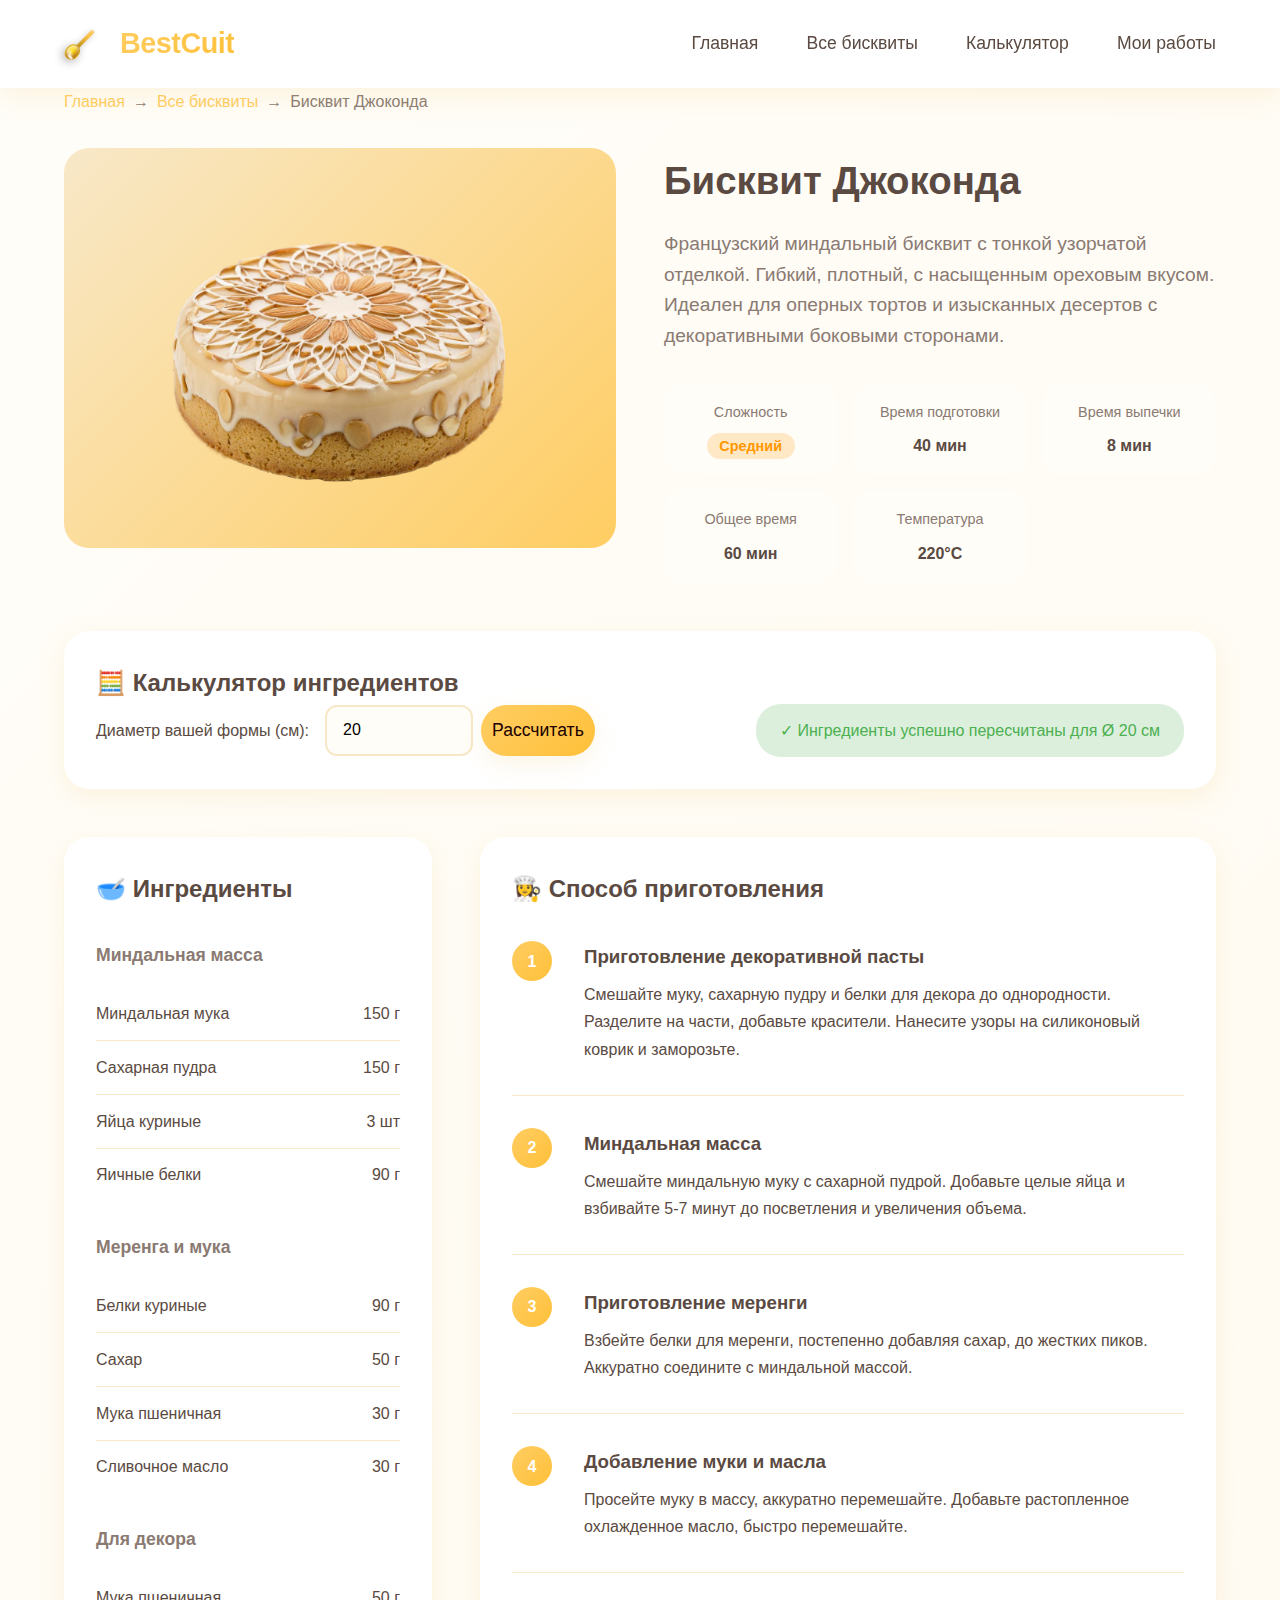
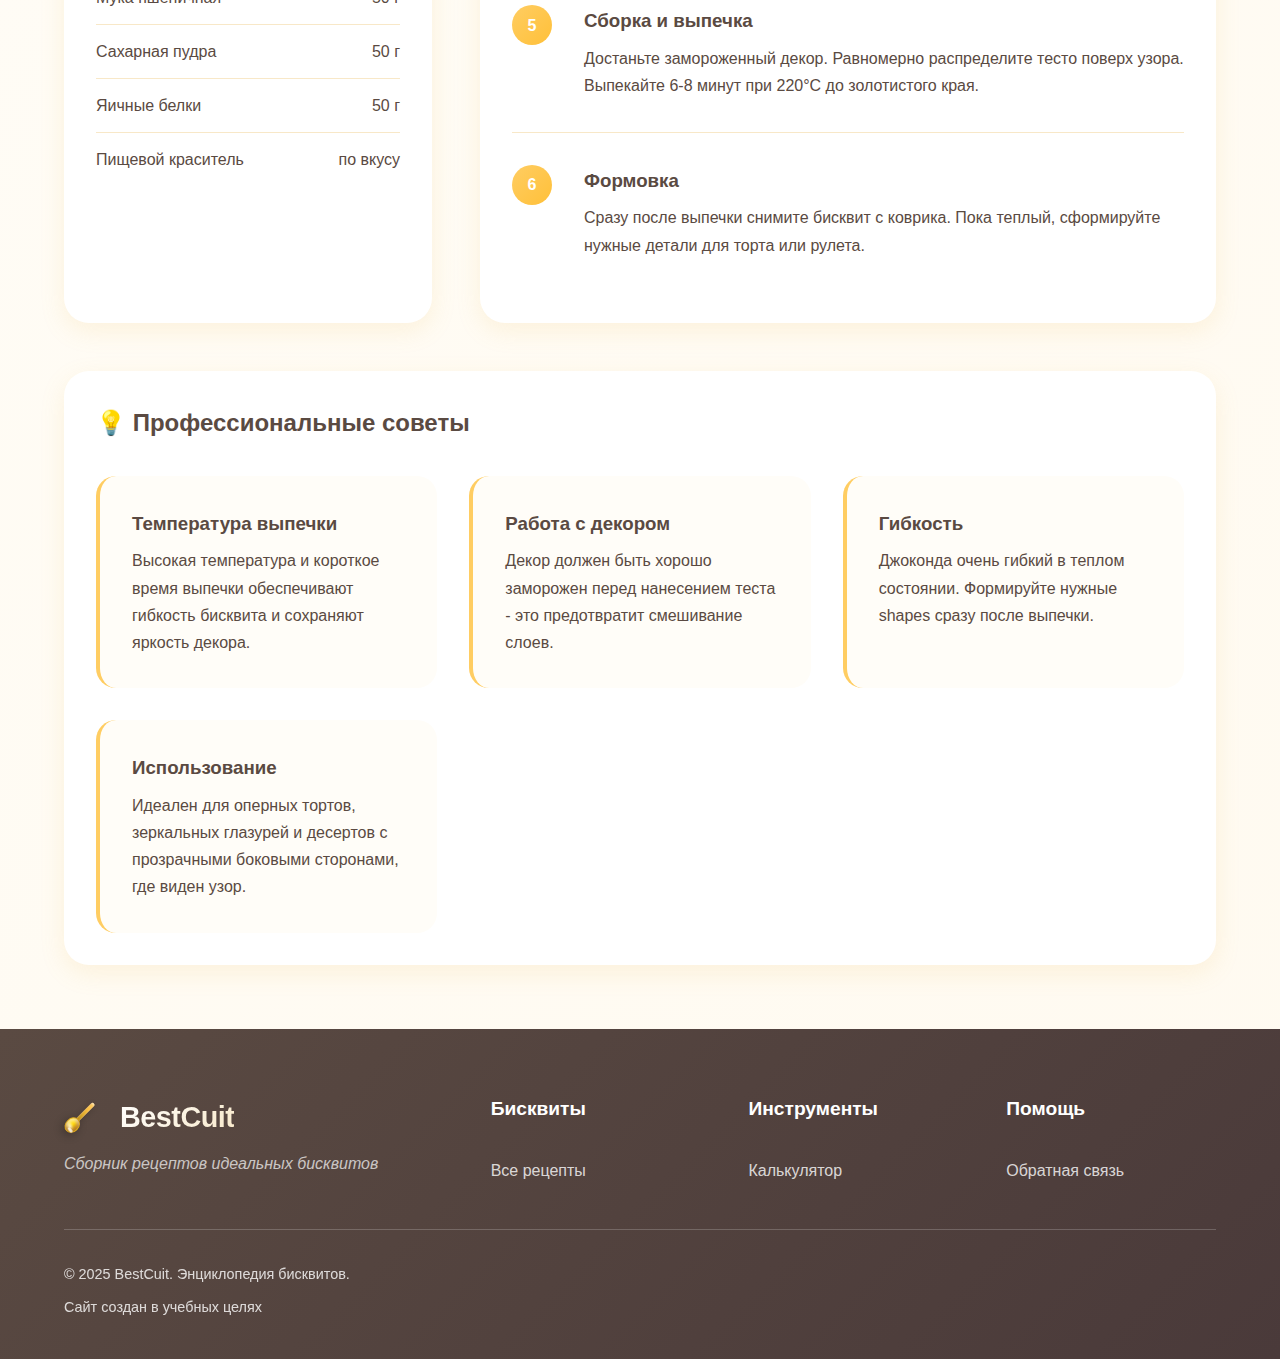
<file: biscuit-joconde.html>
<!DOCTYPE html>
<html lang="ru">
<head>
    <meta charset="UTF-8">
    <meta name="viewport" content="width=device-width, initial-scale=1.0">
    <title>Бисквит Джоконда - BestCuit</title>
    <link rel="stylesheet" href="style.css">
    <link rel="icon" type="image/x-icon" href="log.png">
</head>
<body data-biscuit-type="joconde">
    <header class="header">
        <div class="container">
            <div class="header-content">
                <a href="index.html" class="logo">
                    <div class="spoon-logo">
                        <div class="shimmer"></div>
                        <div class="shimmer-2"></div>
                    </div>
                    <span class="logo-text">BestCuit</span>
                </a>
                <nav class="nav">
                    <ul class="nav-list">
                        <li><a href="index.html" class="nav-link">Главная</a></li>
                        <li><a href="biscuits.html" class="nav-link">Все бисквиты</a></li>
                        <li><a href="calculator.html" class="nav-link">Калькулятор</a></li>
                        <li><a href="tasks.html" class="nav-link">Мои работы</a></li>
                    </ul>
                </nav>
            </div>
        </div>
    </header>

    <main class="main-content">
        <div class="container">
            <nav class="breadcrumbs">
                <a href="index.html">Главная</a>
                <span>→</span>
                <a href="biscuits.html">Все бисквиты</a>
                <span>→</span>
                <span>Бисквит Джоконда</span>
            </nav>

            <article class="recipe-article">
                <header class="recipe-header">
                    <div class="recipe-hero">
                        <div class="recipe-image-large">
                            <div class="image-placeholder large">
                                <img src="jok-l.png" alt="Бисквит" width="400" class="biscuit-image-l">
                            </div>
                        </div>
                        <div class="recipe-info">
                            <h1>Бисквит Джоконда</h1>
                            <p class="recipe-description">Французский миндальный бисквит с тонкой узорчатой отделкой. Гибкий, плотный, с насыщенным ореховым вкусом. Идеален для оперных тортов и изысканных десертов с декоративными боковыми сторонами.</p>
                            
                            <div class="recipe-meta-grid">
                                <div class="meta-item">
                                    <span class="meta-label">Сложность</span>
                                    <span class="difficulty medium">Средний</span>
                                </div>
                                <div class="meta-item">
                                    <span class="meta-label">Время подготовки</span>
                                    <span class="meta-value">40 мин</span>
                                </div>
                                <div class="meta-item">
                                    <span class="meta-label">Время выпечки</span>
                                    <span class="meta-value">8 мин</span>
                                </div>
                                <div class="meta-item">
                                    <span class="meta-label">Общее время</span>
                                    <span class="meta-value">60 мин</span>
                                </div>
                                <div class="meta-item">
                                    <span class="meta-label">Температура</span>
                                    <span class="meta-value">220°C</span>
                                </div>
                            </div>
                        </div>
                    </div>
                </header>

                <section class="recipe-calculator">
                    <h2>🧮 Калькулятор ингредиентов</h2>
                    <div class="calculator-inline">
                        <div class="calc-controls">
                            <label for="diameter">Диаметр вашей формы (см):</label>
                            <div class="input-group">
                                <input type="number" id="diameter" value="20" min="10" max="40" class="form-input">
                                <button id="calculate-btn" class="btn btn-primary">Рассчитать</button>
                            </div>
                        </div>
                        <div id="calculation-message" class="calculation-message">
                            ✓ Ингредиенты успешно пересчитаны для Ø 20 см
                        </div>
                    </div>
                </section>

                <div class="recipe-content-grid">
                    <section class="ingredients-section">
                        <h2>🥣 Ингредиенты</h2>
                        <div class="ingredients-list">
                            <div class="ingredient-group">
                                <h3>Миндальная масса</h3>
                                <div class="ingredient-item">
                                    <span class="ingredient-name">Миндальная мука</span>
                                    <span class="ingredient-amount" data-base="150">150 г</span>
                                </div>
                                <div class="ingredient-item">
                                    <span class="ingredient-name">Сахарная пудра</span>
                                    <span class="ingredient-amount" data-base="150">150 г</span>
                                </div>
                                <div class="ingredient-item">
                                    <span class="ingredient-name">Яйца куриные</span>
                                    <span class="ingredient-amount" data-base="3">3 шт</span>
                                </div>
                                <div class="ingredient-item">
                                    <span class="ingredient-name">Яичные белки</span>
                                    <span class="ingredient-amount" data-base="90">90 г</span>
                                </div>
                            </div>
                            <div class="ingredient-group">
                                <h3>Меренга и мука</h3>
                                <div class="ingredient-item">
                                    <span class="ingredient-name">Белки куриные</span>
                                    <span class="ingredient-amount" data-base="90">90 г</span>
                                </div>
                                <div class="ingredient-item">
                                    <span class="ingredient-name">Сахар</span>
                                    <span class="ingredient-amount" data-base="50">50 г</span>
                                </div>
                                <div class="ingredient-item">
                                    <span class="ingredient-name">Мука пшеничная</span>
                                    <span class="ingredient-amount" data-base="30">30 г</span>
                                </div>
                                <div class="ingredient-item">
                                    <span class="ingredient-name">Сливочное масло</span>
                                    <span class="ingredient-amount" data-base="30">30 г</span>
                                </div>
                            </div>
                            <div class="ingredient-group">
                                <h3>Для декора</h3>
                                <div class="ingredient-item">
                                    <span class="ingredient-name">Мука пшеничная</span>
                                    <span class="ingredient-amount" data-base="50">50 г</span>
                                </div>
                                <div class="ingredient-item">
                                    <span class="ingredient-name">Сахарная пудра</span>
                                    <span class="ingredient-amount" data-base="50">50 г</span>
                                </div>
                                <div class="ingredient-item">
                                    <span class="ingredient-name">Яичные белки</span>
                                    <span class="ingredient-amount" data-base="50">50 г</span>
                                </div>
                                <div class="ingredient-item">
                                    <span class="ingredient-name">Пищевой краситель</span>
                                    <span class="ingredient-amount" data-base="5">по вкусу</span>
                                </div>
                            </div>
                        </div>
                    </section>

                    <section class="instructions-section">
                        <h2>👩‍🍳 Способ приготовления</h2>
                        <div class="instructions-list">
                            <div class="instruction-step">
                                <div class="step-number">1</div>
                                <div class="step-content">
                                    <h3>Приготовление декоративной пасты</h3>
                                    <p>Смешайте муку, сахарную пудру и белки для декора до однородности. Разделите на части, добавьте красители. Нанесите узоры на силиконовый коврик и заморозьте.</p>
                                </div>
                            </div>
                            <div class="instruction-step">
                                <div class="step-number">2</div>
                                <div class="step-content">
                                    <h3>Миндальная масса</h3>
                                    <p>Смешайте миндальную муку с сахарной пудрой. Добавьте целые яйца и взбивайте 5-7 минут до посветления и увеличения объема.</p>
                                </div>
                            </div>
                            <div class="instruction-step">
                                <div class="step-number">3</div>
                                <div class="step-content">
                                    <h3>Приготовление меренги</h3>
                                    <p>Взбейте белки для меренги, постепенно добавляя сахар, до жестких пиков. Аккуратно соедините с миндальной массой.</p>
                                </div>
                            </div>
                            <div class="instruction-step">
                                <div class="step-number">4</div>
                                <div class="step-content">
                                    <h3>Добавление муки и масла</h3>
                                    <p>Просейте муку в массу, аккуратно перемешайте. Добавьте растопленное охлажденное масло, быстро перемешайте.</p>
                                </div>
                            </div>
                            <div class="instruction-step">
                                <div class="step-number">5</div>
                                <div class="step-content">
                                    <h3>Сборка и выпечка</h3>
                                    <p>Достаньте замороженный декор. Равномерно распределите тесто поверх узора. Выпекайте 6-8 минут при 220°C до золотистого края.</p>
                                </div>
                            </div>
                            <div class="instruction-step">
                                <div class="step-number">6</div>
                                <div class="step-content">
                                    <h3>Формовка</h3>
                                    <p>Сразу после выпечки снимите бисквит с коврика. Пока теплый, сформируйте нужные детали для торта или рулета.</p>
                                </div>
                            </div>
                        </div>
                    </section>
                </div>

                <section class="recipe-tips">
                    <h2>💡 Профессиональные советы</h2>
                    <div class="tips-grid">
                        <div class="tip-card">
                            <h3>Температура выпечки</h3>
                            <p>Высокая температура и короткое время выпечки обеспечивают гибкость бисквита и сохраняют яркость декора.</p>
                        </div>
                        <div class="tip-card">
                            <h3>Работа с декором</h3>
                            <p>Декор должен быть хорошо заморожен перед нанесением теста - это предотвратит смешивание слоев.</p>
                        </div>
                        <div class="tip-card">
                            <h3>Гибкость</h3>
                            <p>Джоконда очень гибкий в теплом состоянии. Формируйте нужные shapes сразу после выпечки.</p>
                        </div>
                        <div class="tip-card">
                            <h3>Использование</h3>
                            <p>Идеален для оперных тортов, зеркальных глазурей и десертов с прозрачными боковыми сторонами, где виден узор.</p>
                        </div>
                    </div>
                </section>
            </article>
        </div>
    </main>

   <footer class="footer">
        <div class="container">
            <div class="footer-content">
                <div class="footer-brand">
                    <div class="logo">
                        <div class="spoon-logo">
                        <div class="shimmer"></div>
                        <div class="shimmer-2"></div>
                    </div>
                    <span class="logo-text">BestCuit</span>
                    </div>
                    <p class="footer-tagline">Сборник рецептов идеальных бисквитов</p>
                </div>
                <div class="footer-links">
                    <div class="footer-column">
                        <h4>Бисквиты</h4>
                        <ul>
                            <li><a href="biscuits.html">Все рецепты</a></li>
                        </ul>
                    </div>
                    <div class="footer-column">
                        <h4>Инструменты</h4>
                        <ul>
                            <li><a href="calculator.html">Калькулятор</a></li>
                        </ul>
                    </div>
                    <div class="footer-column">
                        <h4>Помощь</h4>
                        <ul>
                            <li><a href="mailto:bunchuk.se@edu.spbstu.ru?subject=BestCuit: обратная связь">Обратная связь</a></li>
                        </ul>
                    </div>
                </div>
            </div>
            <div class="footer-bottom">
                <div class="footer-info">
                    <p>&copy; 2025 BestCuit. Энциклопедия бисквитов.</p>
                    <p>Сайт создан в учебных целях</p>
                </div>
            </div>
        </div>
    </footer>

    <script src="recipe.js"></script>
</body>
</html>
</file>
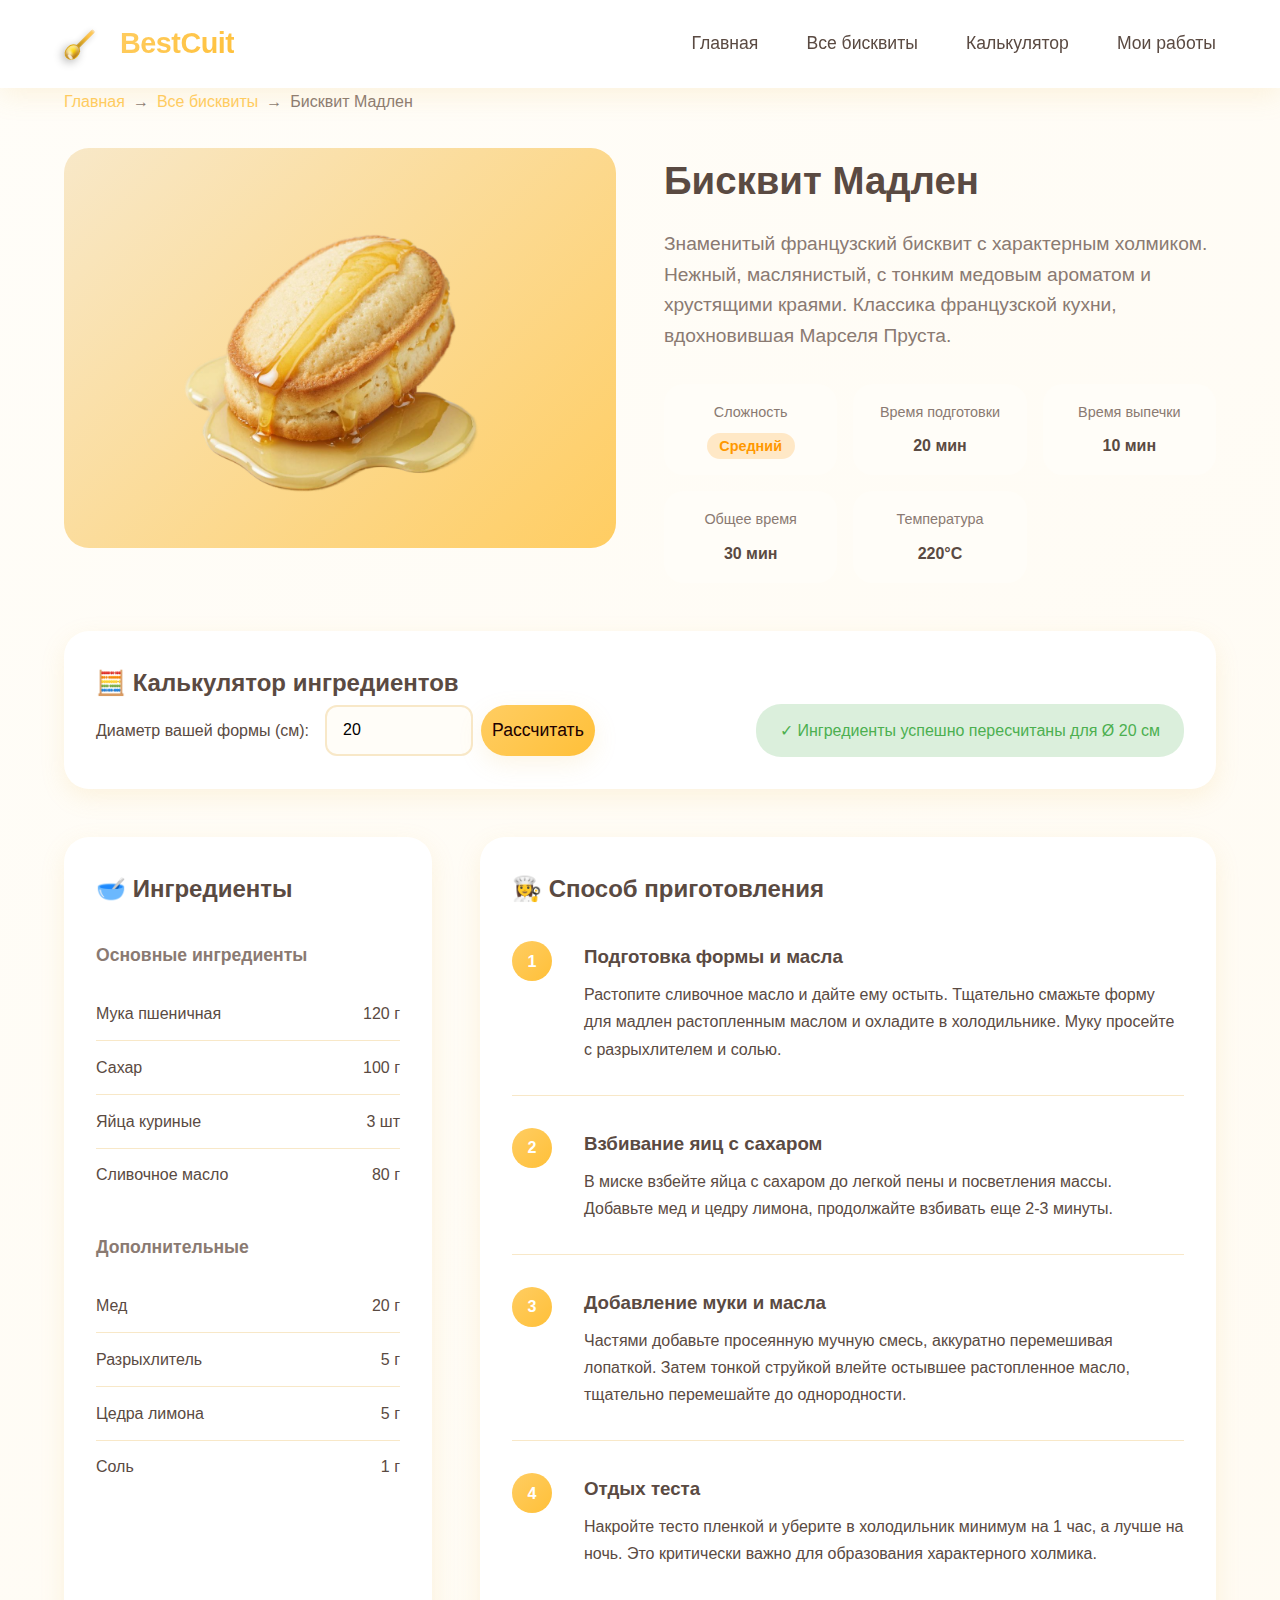
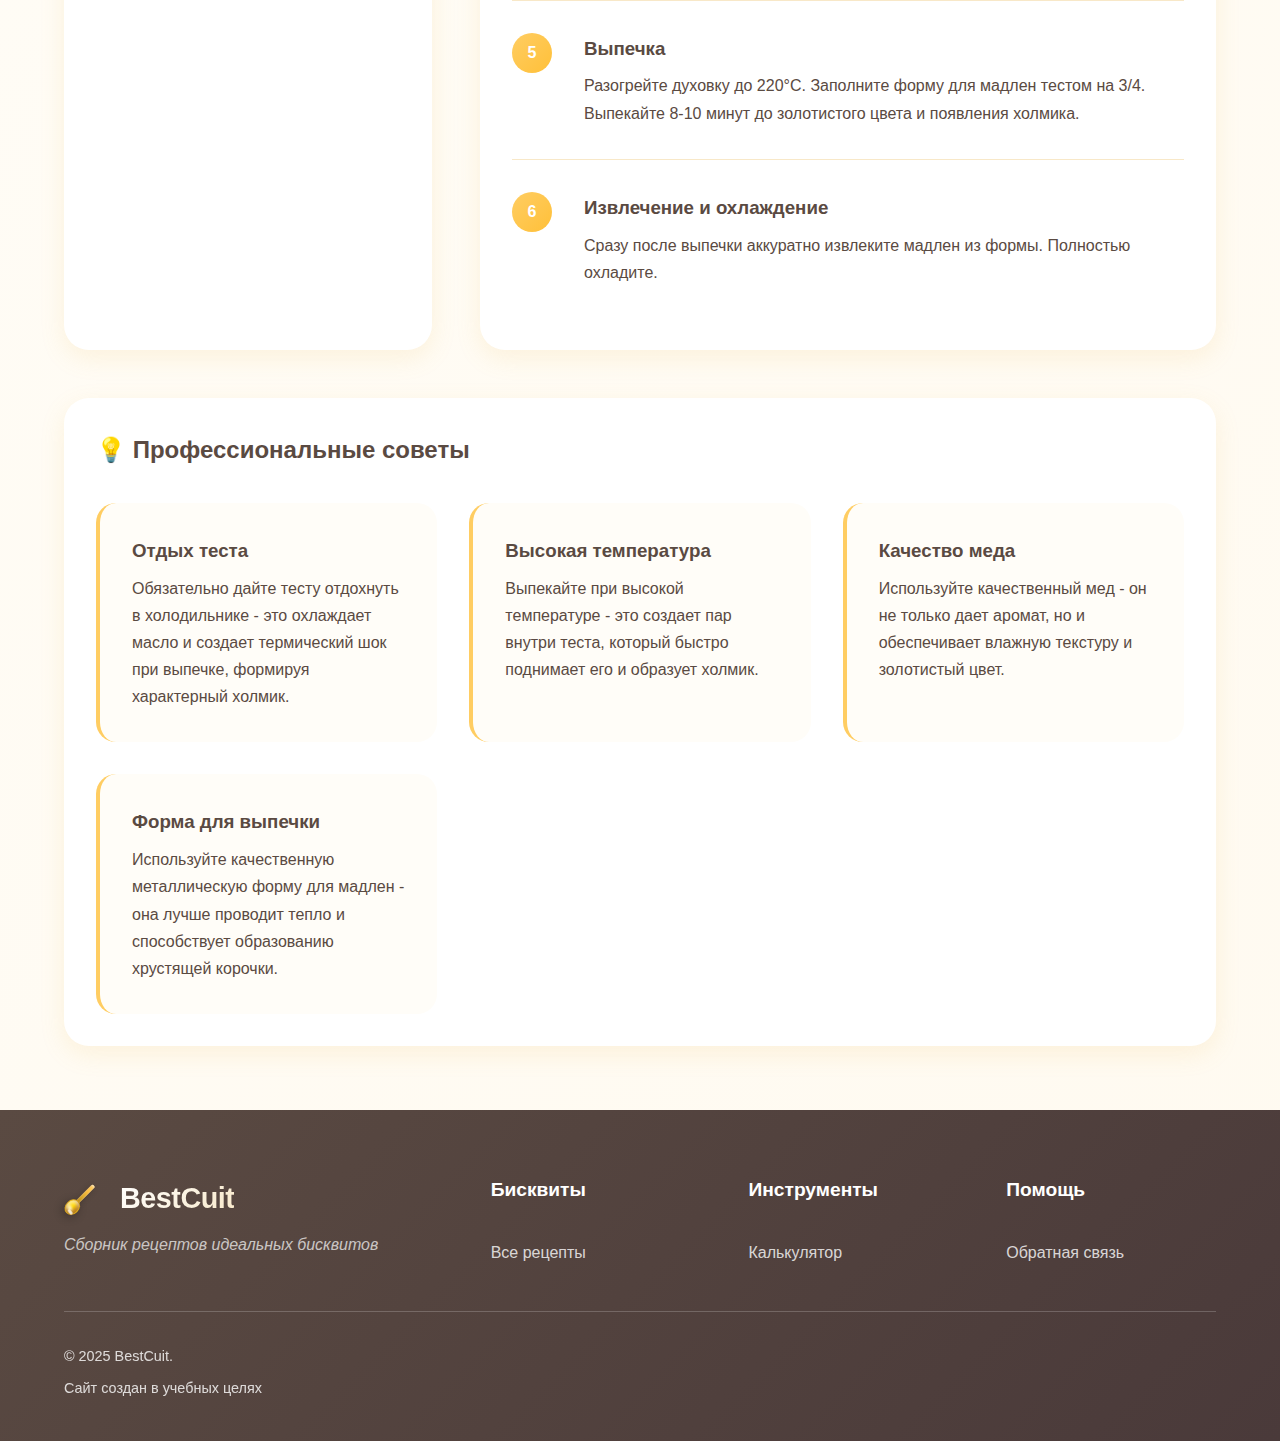
<file: biscuit-madeleine.html>
<!DOCTYPE html>
<html lang="ru">
<head>
    <meta charset="UTF-8">
    <meta name="viewport" content="width=device-width, initial-scale=1.0">
    <title>Бисквит Мадлен - BestCuit</title>
    <link rel="stylesheet" href="style.css">
    <link rel="icon" type="image/x-icon" href="log.png">
</head>
<body data-biscuit-type="madeleine">
    <header class="header">
        <div class="container">
            <div class="header-content">
                <a href="index.html" class="logo">
                    <div class="spoon-logo">
                        <div class="shimmer"></div>
                        <div class="shimmer-2"></div>
                    </div>
                    <span class="logo-text">BestCuit</span>
                </a>
                <nav class="nav">
                    <ul class="nav-list">
                        <li><a href="index.html" class="nav-link">Главная</a></li>
                        <li><a href="biscuits.html" class="nav-link">Все бисквиты</a></li>
                        <li><a href="calculator.html" class="nav-link">Калькулятор</a></li>
                        <li><a href="tasks.html" class="nav-link">Мои работы</a></li>
                    </ul>
                </nav>
            </div>
        </div>
    </header>

    <main class="main-content">
        <div class="container">
            <nav class="breadcrumbs">
                <a href="index.html">Главная</a>
                <span>→</span>
                <a href="biscuits.html">Все бисквиты</a>
                <span>→</span>
                <span>Бисквит Мадлен</span>
            </nav>

            <article class="recipe-article">
                <header class="recipe-header">
                    <div class="recipe-hero">
                        <div class="recipe-image-large">
                            <div class="image-placeholder large">
                                <img src="mad-l.png" alt="Бисквит Мадлен" width="400" class="biscuit-image-l">
                            </div>
                        </div>
                        <div class="recipe-info">
                            <h1>Бисквит Мадлен</h1>
                            <p class="recipe-description">Знаменитый французский бисквит с характерным холмиком. Нежный, маслянистый, с тонким медовым ароматом и хрустящими краями. Классика французской кухни, вдохновившая Марселя Пруста.</p>
                            
                            <div class="recipe-meta-grid">
                                <div class="meta-item">
                                    <span class="meta-label">Сложность</span>
                                    <span class="difficulty medium">Средний</span>
                                </div>
                                <div class="meta-item">
                                    <span class="meta-label">Время подготовки</span>
                                    <span class="meta-value">20 мин</span>
                                </div>
                                <div class="meta-item">
                                    <span class="meta-label">Время выпечки</span>
                                    <span class="meta-value">10 мин</span>
                                </div>
                                <div class="meta-item">
                                    <span class="meta-label">Общее время</span>
                                    <span class="meta-value">30 мин</span>
                                </div>
                                <div class="meta-item">
                                    <span class="meta-label">Температура</span>
                                    <span class="meta-value">220°C</span>
                                </div>
                            </div>
                        </div>
                    </div>
                </header>

                <section class="recipe-calculator">
                    <h2>🧮 Калькулятор ингредиентов</h2>
                    <div class="calculator-inline">
                        <div class="calc-controls">
                            <label for="diameter">Диаметр вашей формы (см):</label>
                            <div class="input-group">
                                <input type="number" id="diameter" value="20" min="10" max="40" class="form-input">
                                <button id="calculate-btn" class="btn btn-primary">Рассчитать</button>
                            </div>
                        </div>
                        <div id="calculation-message" class="calculation-message">
                            ✓ Ингредиенты успешно пересчитаны для Ø 20 см
                        </div>
                    </div>
                </section>

                <div class="recipe-content-grid">
                    <section class="ingredients-section">
                        <h2>🥣 Ингредиенты</h2>
                        <div class="ingredients-list">
                            <div class="ingredient-group">
                                <h3>Основные ингредиенты</h3>
                                <div class="ingredient-item">
                                    <span class="ingredient-name">Мука пшеничная</span>
                                    <span class="ingredient-amount" data-base="120">120 г</span>
                                </div>
                                <div class="ingredient-item">
                                    <span class="ingredient-name">Сахар</span>
                                    <span class="ingredient-amount" data-base="100">100 г</span>
                                </div>
                                <div class="ingredient-item">
                                    <span class="ingredient-name">Яйца куриные</span>
                                    <span class="ingredient-amount" data-base="3">3 шт</span>
                                </div>
                                <div class="ingredient-item">
                                    <span class="ingredient-name">Сливочное масло</span>
                                    <span class="ingredient-amount" data-base="80">80 г</span>
                                </div>
                            </div>
                            <div class="ingredient-group">
                                <h3>Дополнительные</h3>
                                <div class="ingredient-item">
                                    <span class="ingredient-name">Мед</span>
                                    <span class="ingredient-amount" data-base="20">20 г</span>
                                </div>
                                <div class="ingredient-item">
                                    <span class="ingredient-name">Разрыхлитель</span>
                                    <span class="ingredient-amount" data-base="5">5 г</span>
                                </div>
                                <div class="ingredient-item">
                                    <span class="ingredient-name">Цедра лимона</span>
                                    <span class="ingredient-amount" data-base="5">5 г</span>
                                </div>
                                <div class="ingredient-item">
                                    <span class="ingredient-name">Соль</span>
                                    <span class="ingredient-amount" data-base="1">1 г</span>
                                </div>
                            </div>
                        </div>
                    </section>

                    <section class="instructions-section">
                        <h2>👩‍🍳 Способ приготовления</h2>
                        <div class="instructions-list">
                            <div class="instruction-step">
                                <div class="step-number">1</div>
                                <div class="step-content">
                                    <h3>Подготовка формы и масла</h3>
                                    <p>Растопите сливочное масло и дайте ему остыть. Тщательно смажьте форму для мадлен растопленным маслом и охладите в холодильнике. Муку просейте с разрыхлителем и солью.</p>
                                </div>
                            </div>
                            <div class="instruction-step">
                                <div class="step-number">2</div>
                                <div class="step-content">
                                    <h3>Взбивание яиц с сахаром</h3>
                                    <p>В миске взбейте яйца с сахаром до легкой пены и посветления массы. Добавьте мед и цедру лимона, продолжайте взбивать еще 2-3 минуты.</p>
                                </div>
                            </div>
                            <div class="instruction-step">
                                <div class="step-number">3</div>
                                <div class="step-content">
                                    <h3>Добавление муки и масла</h3>
                                    <p>Частями добавьте просеянную мучную смесь, аккуратно перемешивая лопаткой. Затем тонкой струйкой влейте остывшее растопленное масло, тщательно перемешайте до однородности.</p>
                                </div>
                            </div>
                            <div class="instruction-step">
                                <div class="step-number">4</div>
                                <div class="step-content">
                                    <h3>Отдых теста</h3>
                                    <p>Накройте тесто пленкой и уберите в холодильник минимум на 1 час, а лучше на ночь. Это критически важно для образования характерного холмика.</p>
                                </div>
                            </div>
                            <div class="instruction-step">
                                <div class="step-number">5</div>
                                <div class="step-content">
                                    <h3>Выпечка</h3>
                                    <p>Разогрейте духовку до 220°C. Заполните форму для мадлен тестом на 3/4. Выпекайте 8-10 минут до золотистого цвета и появления холмика.</p>
                                </div>
                            </div>
                            <div class="instruction-step">
                                <div class="step-number">6</div>
                                <div class="step-content">
                                    <h3>Извлечение и охлаждение</h3>
                                    <p>Сразу после выпечки аккуратно извлеките мадлен из формы. Полностью охладите.</p>
                                </div>
                            </div>
                        </div>
                    </section>
                </div>

                <section class="recipe-tips">
                    <h2>💡 Профессиональные советы</h2>
                    <div class="tips-grid">
                        <div class="tip-card">
                            <h3>Отдых теста</h3>
                            <p>Обязательно дайте тесту отдохнуть в холодильнике - это охлаждает масло и создает термический шок при выпечке, формируя характерный холмик.</p>
                        </div>
                        <div class="tip-card">
                            <h3>Высокая температура</h3>
                            <p>Выпекайте при высокой температуре - это создает пар внутри теста, который быстро поднимает его и образует холмик.</p>
                        </div>
                        <div class="tip-card">
                            <h3>Качество меда</h3>
                            <p>Используйте качественный мед - он не только дает аромат, но и обеспечивает влажную текстуру и золотистый цвет.</p>
                        </div>
                        <div class="tip-card">
                            <h3>Форма для выпечки</h3>
                            <p>Используйте качественную металлическую форму для мадлен - она лучше проводит тепло и способствует образованию хрустящей корочки.</p>
                        </div>
                    </div>
                </section>
            </article>
        </div>
    </main>

    <footer class="footer">
        <div class="container">
            <div class="footer-content">
                <div class="footer-brand">
                    <div class="logo">
                        <div class="spoon-logo">
                        <div class="shimmer"></div>
                        <div class="shimmer-2"></div>
                    </div>
                    <span class="logo-text">BestCuit</span>
                    </div>
                    <p class="footer-tagline">Сборник рецептов идеальных бисквитов</p>
                </div>
                <div class="footer-links">
                    <div class="footer-column">
                        <h4>Бисквиты</h4>
                        <ul>
                            <li><a href="biscuits.html">Все рецепты</a></li>
                        </ul>
                    </div>
                    <div class="footer-column">
                        <h4>Инструменты</h4>
                        <ul>
                            <li><a href="calculator.html">Калькулятор</a></li>
                        </ul>
                    </div>
                    <div class="footer-column">
                        <h4>Помощь</h4>
                        <ul>
                            <li><a href="mailto:bunchuk.se@edu.spbstu.ru?subject=BestCuit: обратная связь">Обратная связь</a></li>
                        </ul>
                    </div>
                </div>
            </div>
            <div class="footer-bottom">
                <div class="footer-info">
                    <p>&copy; 2025 BestCuit.</p>
                    <p>Сайт создан в учебных целях</p>
                </div>
            </div>
        </div>
    </footer>

    <script src="recipe.js"></script>
</body>
</html>
</file>
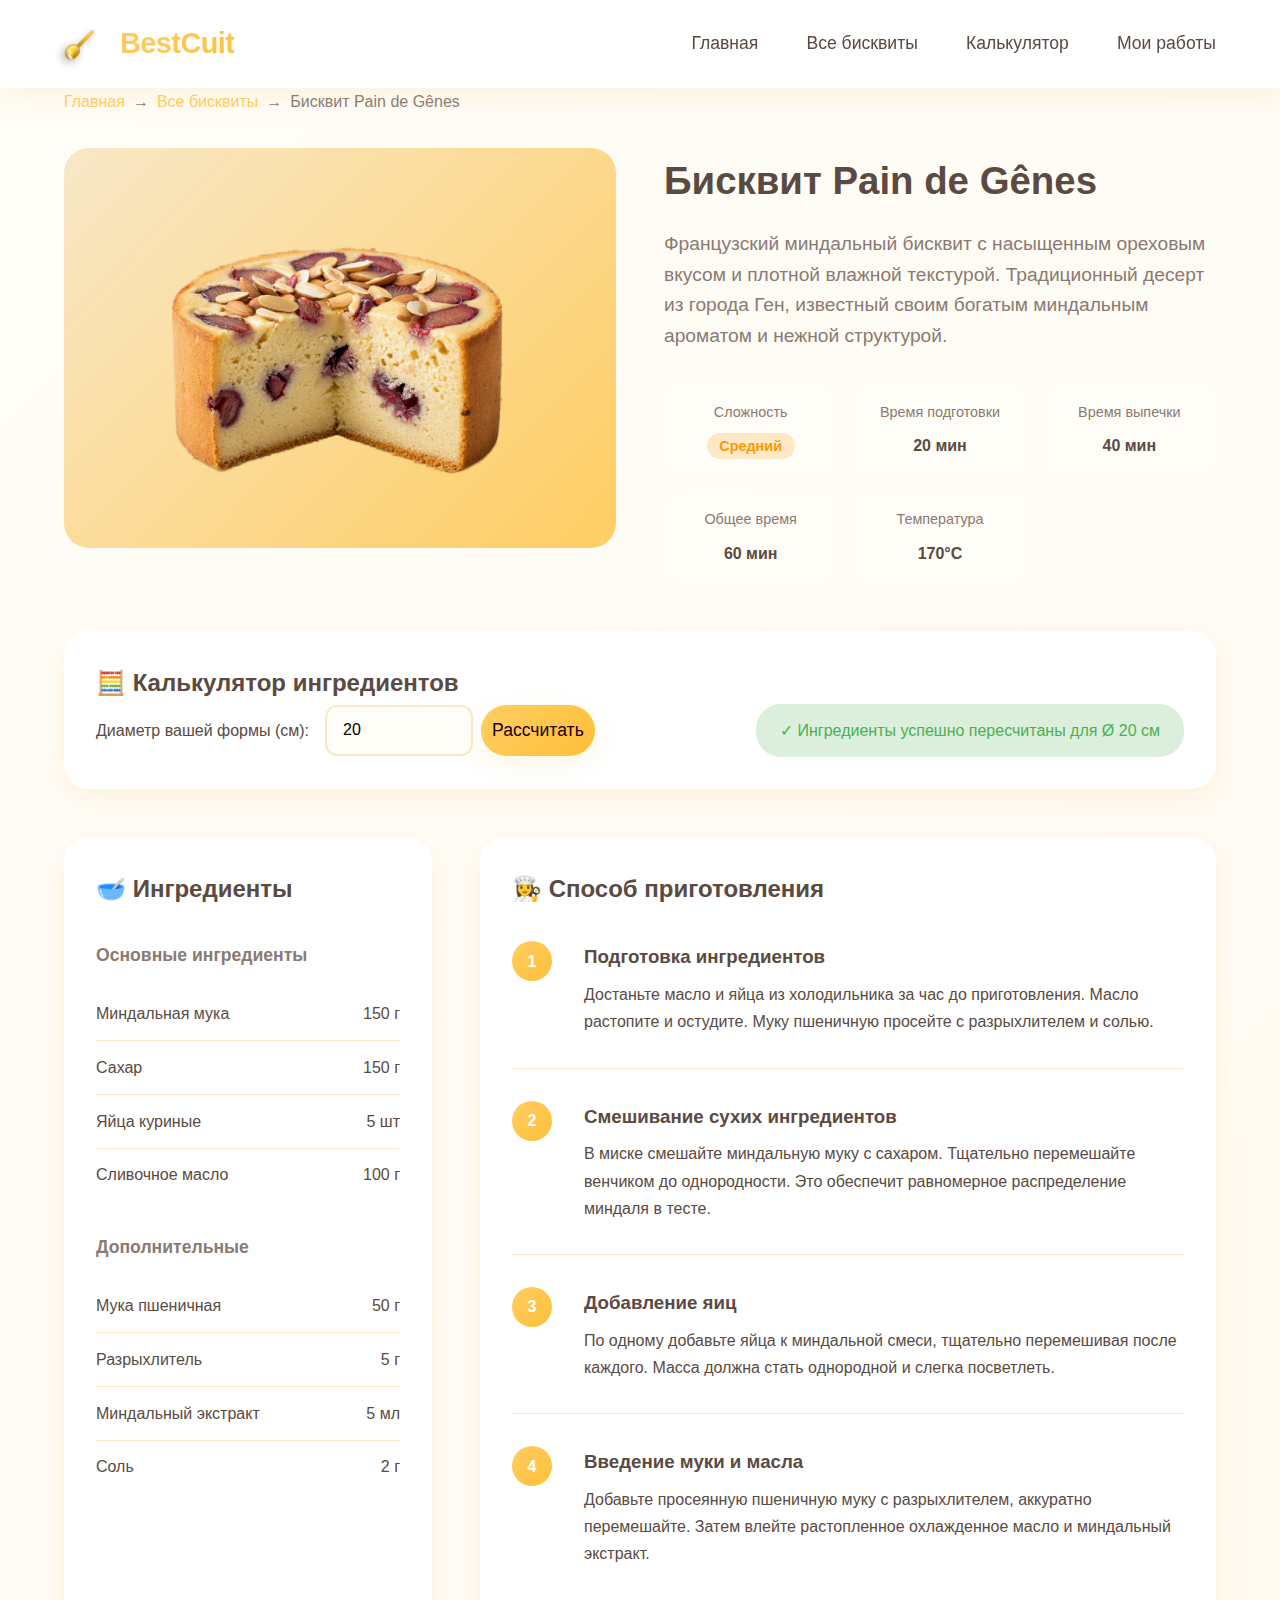
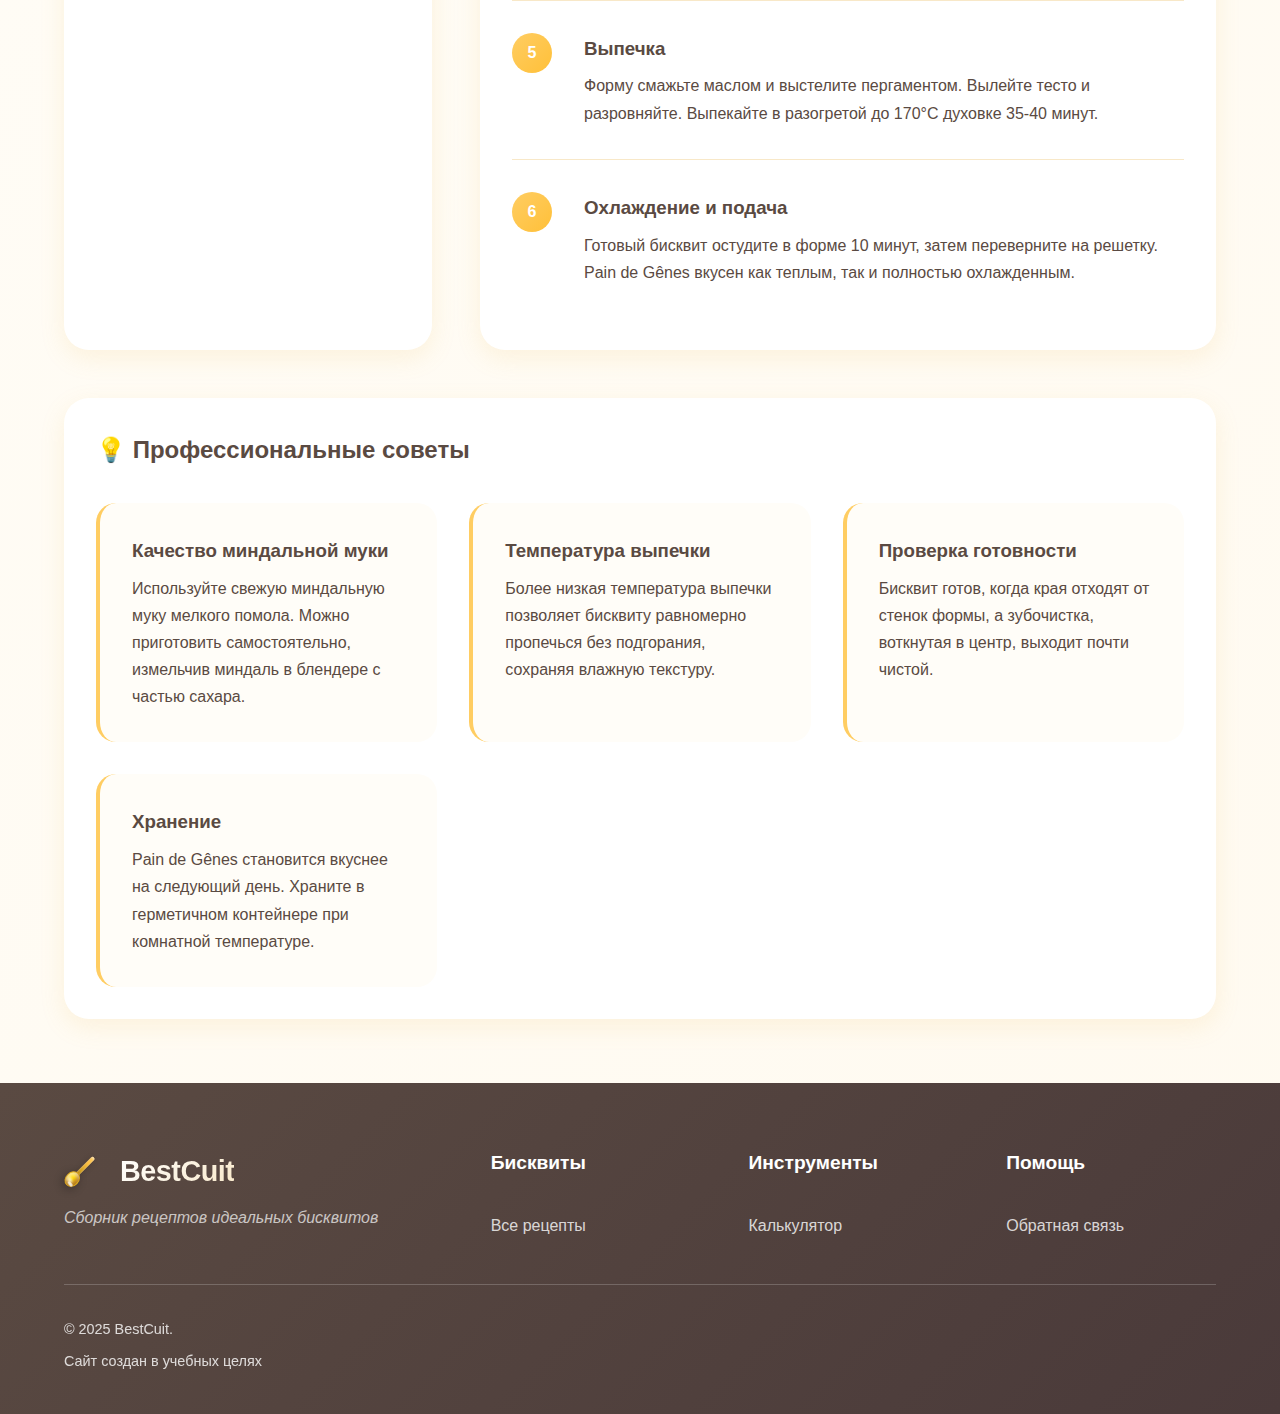
<file: biscuit-pain-de-genes.html>
<!DOCTYPE html>
<html lang="ru">
<head>
    <meta charset="UTF-8">
    <meta name="viewport" content="width=device-width, initial-scale=1.0">
    <title>Бисквит Pain de Gênes - BestCuit</title>
    <link rel="stylesheet" href="style.css">
    <link rel="icon" type="image/x-icon" href="log.png">
</head>
<body data-biscuit-type="pain-de-genes">
    <header class="header">
        <div class="container">
            <div class="header-content">
                <a href="index.html" class="logo">
                    <div class="spoon-logo">
                        <div class="shimmer"></div>
                        <div class="shimmer-2"></div>
                    </div>
                    <span class="logo-text">BestCuit</span>
                </a>
                <nav class="nav">
                    <ul class="nav-list">
                        <li><a href="index.html" class="nav-link">Главная</a></li>
                        <li><a href="biscuits.html" class="nav-link">Все бисквиты</a></li>
                        <li><a href="calculator.html" class="nav-link">Калькулятор</a></li>
                        <li><a href="tasks.html" class="nav-link">Мои работы</a></li>
                    </ul>
                </nav>
            </div>
        </div>
    </header>

    <main class="main-content">
        <div class="container">
            <nav class="breadcrumbs">
                <a href="index.html">Главная</a>
                <span>→</span>
                <a href="biscuits.html">Все бисквиты</a>
                <span>→</span>
                <span>Бисквит Pain de Gênes</span>
            </nav>

            <article class="recipe-article">
                <header class="recipe-header">
                    <div class="recipe-hero">
                        <div class="recipe-image-large">
                            <div class="image-placeholder large">
                                <img src="pain-l.png" alt="Бисквит Pain de Gênes" width="400" class="biscuit-image-l">
                            </div>
                        </div>
                        <div class="recipe-info">
                            <h1>Бисквит Pain de Gênes</h1>
                            <p class="recipe-description">Французский миндальный бисквит с насыщенным ореховым вкусом и плотной влажной текстурой. Традиционный десерт из города Ген, известный своим богатым миндальным ароматом и нежной структурой.</p>
                            
                            <div class="recipe-meta-grid">
                                <div class="meta-item">
                                    <span class="meta-label">Сложность</span>
                                    <span class="difficulty medium">Средний</span>
                                </div>
                                <div class="meta-item">
                                    <span class="meta-label">Время подготовки</span>
                                    <span class="meta-value">20 мин</span>
                                </div>
                                <div class="meta-item">
                                    <span class="meta-label">Время выпечки</span>
                                    <span class="meta-value">40 мин</span>
                                </div>
                                <div class="meta-item">
                                    <span class="meta-label">Общее время</span>
                                    <span class="meta-value">60 мин</span>
                                </div>
                                <div class="meta-item">
                                    <span class="meta-label">Температура</span>
                                    <span class="meta-value">170°C</span>
                                </div>
                            </div>
                        </div>
                    </div>
                </header>

                <section class="recipe-calculator">
                    <h2>🧮 Калькулятор ингредиентов</h2>
                    <div class="calculator-inline">
                        <div class="calc-controls">
                            <label for="diameter">Диаметр вашей формы (см):</label>
                            <div class="input-group">
                                <input type="number" id="diameter" value="20" min="10" max="40" class="form-input">
                                <button id="calculate-btn" class="btn btn-primary">Рассчитать</button>
                            </div>
                        </div>
                        <div id="calculation-message" class="calculation-message">
                            ✓ Ингредиенты успешно пересчитаны для Ø 20 см
                        </div>
                    </div>
                </section>

                <div class="recipe-content-grid">
                    <section class="ingredients-section">
                        <h2>🥣 Ингредиенты</h2>
                        <div class="ingredients-list">
                            <div class="ingredient-group">
                                <h3>Основные ингредиенты</h3>
                                <div class="ingredient-item">
                                    <span class="ingredient-name">Миндальная мука</span>
                                    <span class="ingredient-amount" data-base="150">150 г</span>
                                </div>
                                <div class="ingredient-item">
                                    <span class="ingredient-name">Сахар</span>
                                    <span class="ingredient-amount" data-base="150">150 г</span>
                                </div>
                                <div class="ingredient-item">
                                    <span class="ingredient-name">Яйца куриные</span>
                                    <span class="ingredient-amount" data-base="5">5 шт</span>
                                </div>
                                <div class="ingredient-item">
                                    <span class="ingredient-name">Сливочное масло</span>
                                    <span class="ingredient-amount" data-base="100">100 г</span>
                                </div>
                            </div>
                            <div class="ingredient-group">
                                <h3>Дополнительные</h3>
                                <div class="ingredient-item">
                                    <span class="ingredient-name">Мука пшеничная</span>
                                    <span class="ingredient-amount" data-base="50">50 г</span>
                                </div>
                                <div class="ingredient-item">
                                    <span class="ingredient-name">Разрыхлитель</span>
                                    <span class="ingredient-amount" data-base="5">5 г</span>
                                </div>
                                <div class="ingredient-item">
                                    <span class="ingredient-name">Миндальный экстракт</span>
                                    <span class="ingredient-amount" data-base="5">5 мл</span>
                                </div>
                                <div class="ingredient-item">
                                    <span class="ingredient-name">Соль</span>
                                    <span class="ingredient-amount" data-base="2">2 г</span>
                                </div>
                            </div>
                        </div>
                    </section>

                    <section class="instructions-section">
                        <h2>👩‍🍳 Способ приготовления</h2>
                        <div class="instructions-list">
                            <div class="instruction-step">
                                <div class="step-number">1</div>
                                <div class="step-content">
                                    <h3>Подготовка ингредиентов</h3>
                                    <p>Достаньте масло и яйца из холодильника за час до приготовления. Масло растопите и остудите. Муку пшеничную просейте с разрыхлителем и солью.</p>
                                </div>
                            </div>
                            <div class="instruction-step">
                                <div class="step-number">2</div>
                                <div class="step-content">
                                    <h3>Смешивание сухих ингредиентов</h3>
                                    <p>В миске смешайте миндальную муку с сахаром. Тщательно перемешайте венчиком до однородности. Это обеспечит равномерное распределение миндаля в тесте.</p>
                                </div>
                            </div>
                            <div class="instruction-step">
                                <div class="step-number">3</div>
                                <div class="step-content">
                                    <h3>Добавление яиц</h3>
                                    <p>По одному добавьте яйца к миндальной смеси, тщательно перемешивая после каждого. Масса должна стать однородной и слегка посветлеть.</p>
                                </div>
                            </div>
                            <div class="instruction-step">
                                <div class="step-number">4</div>
                                <div class="step-content">
                                    <h3>Введение муки и масла</h3>
                                    <p>Добавьте просеянную пшеничную муку с разрыхлителем, аккуратно перемешайте. Затем влейте растопленное охлажденное масло и миндальный экстракт.</p>
                                </div>
                            </div>
                            <div class="instruction-step">
                                <div class="step-number">5</div>
                                <div class="step-content">
                                    <h3>Выпечка</h3>
                                    <p>Форму смажьте маслом и выстелите пергаментом. Вылейте тесто и разровняйте. Выпекайте в разогретой до 170°C духовке 35-40 минут.</p>
                                </div>
                            </div>
                            <div class="instruction-step">
                                <div class="step-number">6</div>
                                <div class="step-content">
                                    <h3>Охлаждение и подача</h3>
                                    <p>Готовый бисквит остудите в форме 10 минут, затем переверните на решетку. Pain de Gênes вкусен как теплым, так и полностью охлажденным.</p>
                                </div>
                            </div>
                        </div>
                    </section>
                </div>

                <section class="recipe-tips">
                    <h2>💡 Профессиональные советы</h2>
                    <div class="tips-grid">
                        <div class="tip-card">
                            <h3>Качество миндальной муки</h3>
                            <p>Используйте свежую миндальную муку мелкого помола. Можно приготовить самостоятельно, измельчив миндаль в блендере с частью сахара.</p>
                        </div>
                        <div class="tip-card">
                            <h3>Температура выпечки</h3>
                            <p>Более низкая температура выпечки позволяет бисквиту равномерно пропечься без подгорания, сохраняя влажную текстуру.</p>
                        </div>
                        <div class="tip-card">
                            <h3>Проверка готовности</h3>
                            <p>Бисквит готов, когда края отходят от стенок формы, а зубочистка, воткнутая в центр, выходит почти чистой.</p>
                        </div>
                        <div class="tip-card">
                            <h3>Хранение</h3>
                            <p>Pain de Gênes становится вкуснее на следующий день. Храните в герметичном контейнере при комнатной температуре.</p>
                        </div>
                    </div>
                </section>
            </article>
        </div>
    </main>

    <footer class="footer">
        <div class="container">
            <div class="footer-content">
                <div class="footer-brand">
                    <div class="logo">
                       <div class="spoon-logo">
                        <div class="shimmer"></div>
                        <div class="shimmer-2"></div>
                    </div>
                    <span class="logo-text">BestCuit</span>
                    </div>
                    <p class="footer-tagline">Сборник рецептов идеальных бисквитов</p>
                </div>
                <div class="footer-links">
                    <div class="footer-column">
                        <h4>Бисквиты</h4>
                        <ul>
                            <li><a href="biscuits.html">Все рецепты</a></li>
                        </ul>
                    </div>
                    <div class="footer-column">
                        <h4>Инструменты</h4>
                        <ul>
                            <li><a href="calculator.html">Калькулятор</a></li>
                        </ul>
                    </div>
                    <div class="footer-column">
                        <h4>Помощь</h4>
                        <ul>
                            <li><a href="mailto:bunchuk.se@edu.spbstu.ru?subject=BestCuit: обратная связь">Обратная связь</a></li>
                        </ul>
                    </div>
                </div>
            </div>
            <div class="footer-bottom">
                <div class="footer-info">
                    <p>&copy; 2025 BestCuit.</p>
                    <p>Сайт создан в учебных целях</p>
                </div>
            </div>
        </div>
    </footer>

    <script src="recipe.js"></script>
</body>
</html>
</file>
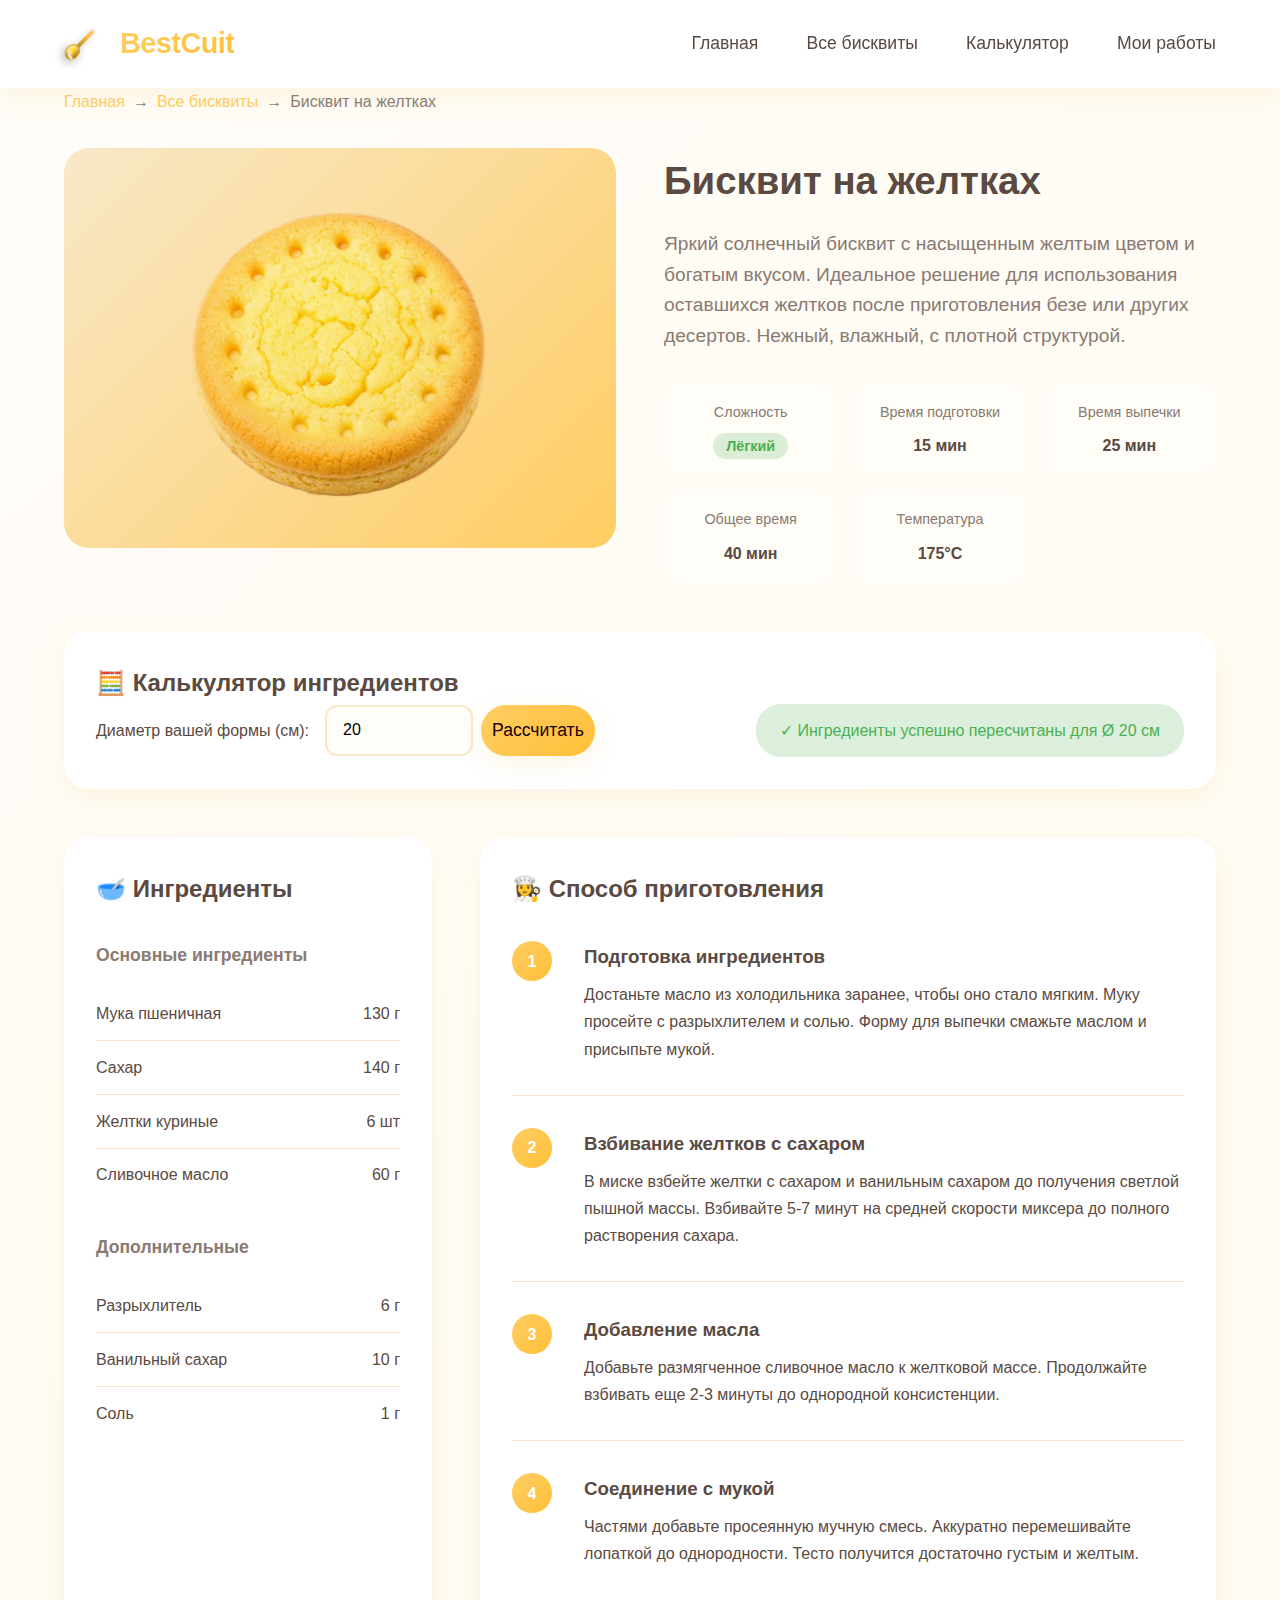
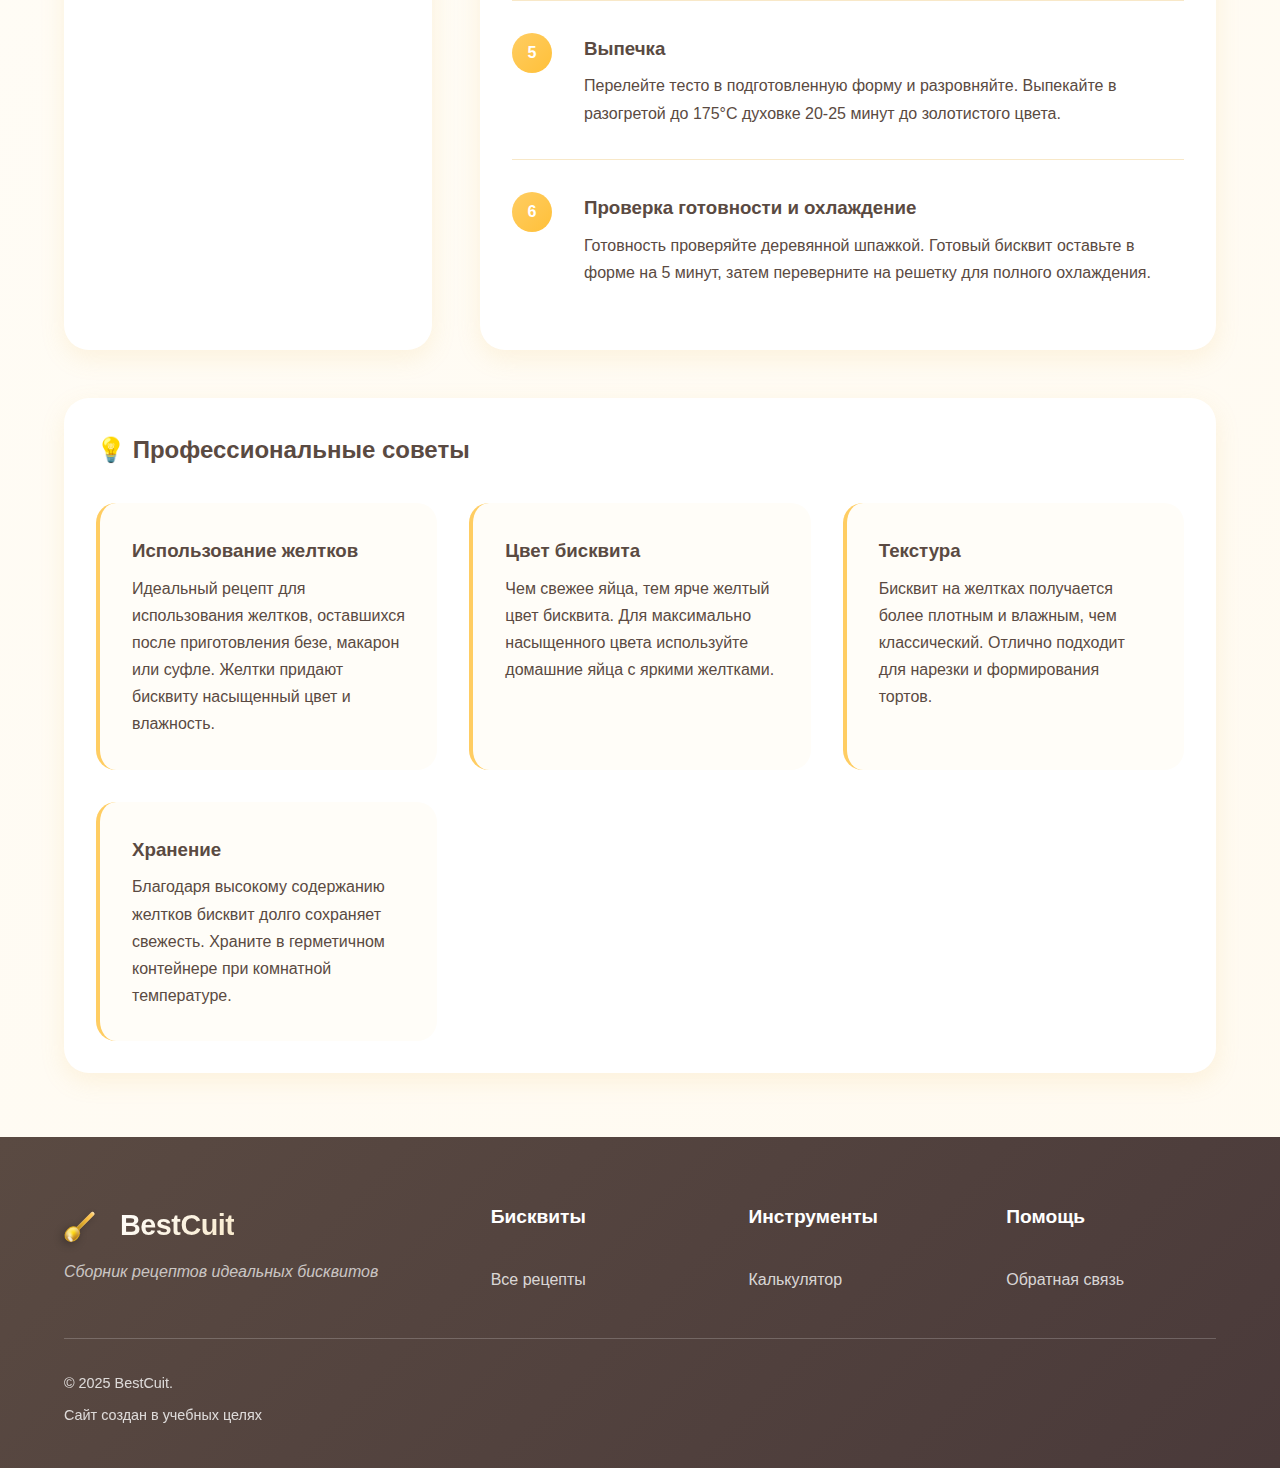
<file: biscuit-yolks.html>
<!DOCTYPE html>
<html lang="ru">
<head>
    <meta charset="UTF-8">
    <meta name="viewport" content="width=device-width, initial-scale=1.0">
    <title>Бисквит на желтках - BestCuit</title>
    <link rel="stylesheet" href="style.css">
    <link rel="icon" type="image/x-icon" href="log.png">
</head>
<body data-biscuit-type="yolks">
    <header class="header">
        <div class="container">
            <div class="header-content">
                <a href="index.html" class="logo">
                    <div class="spoon-logo">
                        <div class="shimmer"></div>
                        <div class="shimmer-2"></div>
                    </div>
                    <span class="logo-text">BestCuit</span>
                </a>
                <nav class="nav">
                    <ul class="nav-list">
                        <li><a href="index.html" class="nav-link">Главная</a></li>
                        <li><a href="biscuits.html" class="nav-link">Все бисквиты</a></li>
                        <li><a href="calculator.html" class="nav-link">Калькулятор</a></li>
                        <li><a href="tasks.html" class="nav-link">Мои работы</a></li>
                    </ul>
                </nav>
            </div>
        </div>
    </header>

    <main class="main-content">
        <div class="container">
            <nav class="breadcrumbs">
                <a href="index.html">Главная</a>
                <span>→</span>
                <a href="biscuits.html">Все бисквиты</a>
                <span>→</span>
                <span>Бисквит на желтках</span>
            </nav>

            <article class="recipe-article">
                <header class="recipe-header">
                    <div class="recipe-hero">
                        <div class="recipe-image-large">
                            <div class="image-placeholder large">
                                <img src="yo-l.png" alt="Бисквит на желтках" width="400" class="biscuit-image-l">
                            </div>
                        </div>
                        <div class="recipe-info">
                            <h1>Бисквит на желтках</h1>
                            <p class="recipe-description">Яркий солнечный бисквит с насыщенным желтым цветом и богатым вкусом. Идеальное решение для использования оставшихся желтков после приготовления безе или других десертов. Нежный, влажный, с плотной структурой.</p>
                            
                            <div class="recipe-meta-grid">
                                <div class="meta-item">
                                    <span class="meta-label">Сложность</span>
                                    <span class="difficulty easy">Лёгкий</span>
                                </div>
                                <div class="meta-item">
                                    <span class="meta-label">Время подготовки</span>
                                    <span class="meta-value">15 мин</span>
                                </div>
                                <div class="meta-item">
                                    <span class="meta-label">Время выпечки</span>
                                    <span class="meta-value">25 мин</span>
                                </div>
                                <div class="meta-item">
                                    <span class="meta-label">Общее время</span>
                                    <span class="meta-value">40 мин</span>
                                </div>
                                <div class="meta-item">
                                    <span class="meta-label">Температура</span>
                                    <span class="meta-value">175°C</span>
                                </div>
                            </div>
                        </div>
                    </div>
                </header>

                <section class="recipe-calculator">
                    <h2>🧮 Калькулятор ингредиентов</h2>
                    <div class="calculator-inline">
                        <div class="calc-controls">
                            <label for="diameter">Диаметр вашей формы (см):</label>
                            <div class="input-group">
                                <input type="number" id="diameter" value="20" min="10" max="40" class="form-input">
                                <button id="calculate-btn" class="btn btn-primary">Рассчитать</button>
                            </div>
                        </div>
                        <div id="calculation-message" class="calculation-message">
                            ✓ Ингредиенты успешно пересчитаны для Ø 20 см
                        </div>
                    </div>
                </section>

                <div class="recipe-content-grid">
                    <section class="ingredients-section">
                        <h2>🥣 Ингредиенты</h2>
                        <div class="ingredients-list">
                            <div class="ingredient-group">
                                <h3>Основные ингредиенты</h3>
                                <div class="ingredient-item">
                                    <span class="ingredient-name">Мука пшеничная</span>
                                    <span class="ingredient-amount" data-base="130">130 г</span>
                                </div>
                                <div class="ingredient-item">
                                    <span class="ingredient-name">Сахар</span>
                                    <span class="ingredient-amount" data-base="140">140 г</span>
                                </div>
                                <div class="ingredient-item">
                                    <span class="ingredient-name">Желтки куриные</span>
                                    <span class="ingredient-amount" data-base="6">6 шт</span>
                                </div>
                                <div class="ingredient-item">
                                    <span class="ingredient-name">Сливочное масло</span>
                                    <span class="ingredient-amount" data-base="60">60 г</span>
                                </div>
                            </div>
                            <div class="ingredient-group">
                                <h3>Дополнительные</h3>
                                <div class="ingredient-item">
                                    <span class="ingredient-name">Разрыхлитель</span>
                                    <span class="ingredient-amount" data-base="6">6 г</span>
                                </div>
                                <div class="ingredient-item">
                                    <span class="ingredient-name">Ванильный сахар</span>
                                    <span class="ingredient-amount" data-base="10">10 г</span>
                                </div>
                                <div class="ingredient-item">
                                    <span class="ingredient-name">Соль</span>
                                    <span class="ingredient-amount" data-base="1">1 г</span>
                                </div>
                            </div>
                        </div>
                    </section>

                    <section class="instructions-section">
                        <h2>👩‍🍳 Способ приготовления</h2>
                        <div class="instructions-list">
                            <div class="instruction-step">
                                <div class="step-number">1</div>
                                <div class="step-content">
                                    <h3>Подготовка ингредиентов</h3>
                                    <p>Достаньте масло из холодильника заранее, чтобы оно стало мягким. Муку просейте с разрыхлителем и солью. Форму для выпечки смажьте маслом и присыпьте мукой.</p>
                                </div>
                            </div>
                            <div class="instruction-step">
                                <div class="step-number">2</div>
                                <div class="step-content">
                                    <h3>Взбивание желтков с сахаром</h3>
                                    <p>В миске взбейте желтки с сахаром и ванильным сахаром до получения светлой пышной массы. Взбивайте 5-7 минут на средней скорости миксера до полного растворения сахара.</p>
                                </div>
                            </div>
                            <div class="instruction-step">
                                <div class="step-number">3</div>
                                <div class="step-content">
                                    <h3>Добавление масла</h3>
                                    <p>Добавьте размягченное сливочное масло к желтковой массе. Продолжайте взбивать еще 2-3 минуты до однородной консистенции.</p>
                                </div>
                            </div>
                            <div class="instruction-step">
                                <div class="step-number">4</div>
                                <div class="step-content">
                                    <h3>Соединение с мукой</h3>
                                    <p>Частями добавьте просеянную мучную смесь. Аккуратно перемешивайте лопаткой до однородности. Тесто получится достаточно густым и желтым.</p>
                                </div>
                            </div>
                            <div class="instruction-step">
                                <div class="step-number">5</div>
                                <div class="step-content">
                                    <h3>Выпечка</h3>
                                    <p>Перелейте тесто в подготовленную форму и разровняйте. Выпекайте в разогретой до 175°C духовке 20-25 минут до золотистого цвета.</p>
                                </div>
                            </div>
                            <div class="instruction-step">
                                <div class="step-number">6</div>
                                <div class="step-content">
                                    <h3>Проверка готовности и охлаждение</h3>
                                    <p>Готовность проверяйте деревянной шпажкой. Готовый бисквит оставьте в форме на 5 минут, затем переверните на решетку для полного охлаждения.</p>
                                </div>
                            </div>
                        </div>
                    </section>
                </div>

                <section class="recipe-tips">
                    <h2>💡 Профессиональные советы</h2>
                    <div class="tips-grid">
                        <div class="tip-card">
                            <h3>Использование желтков</h3>
                            <p>Идеальный рецепт для использования желтков, оставшихся после приготовления безе, макарон или суфле. Желтки придают бисквиту насыщенный цвет и влажность.</p>
                        </div>
                        <div class="tip-card">
                            <h3>Цвет бисквита</h3>
                            <p>Чем свежее яйца, тем ярче желтый цвет бисквита. Для максимально насыщенного цвета используйте домашние яйца с яркими желтками.</p>
                        </div>
                        <div class="tip-card">
                            <h3>Текстура</h3>
                            <p>Бисквит на желтках получается более плотным и влажным, чем классический. Отлично подходит для нарезки и формирования тортов.</p>
                        </div>
                        <div class="tip-card">
                            <h3>Хранение</h3>
                            <p>Благодаря высокому содержанию желтков бисквит долго сохраняет свежесть. Храните в герметичном контейнере при комнатной температуре.</p>
                        </div>
                    </div>
                </section>
            </article>
        </div>
    </main>

   <footer class="footer">
        <div class="container">
            <div class="footer-content">
                <div class="footer-brand">
                    <div class="logo">
                        <div class="spoon-logo">
                        <div class="shimmer"></div>
                        <div class="shimmer-2"></div>
                    </div>
                    <span class="logo-text">BestCuit</span>
                    </div>
                    <p class="footer-tagline">Сборник рецептов идеальных бисквитов</p>
                </div>
                <div class="footer-links">
                    <div class="footer-column">
                        <h4>Бисквиты</h4>
                        <ul>
                            <li><a href="biscuits.html">Все рецепты</a></li>
                        </ul>
                    </div>
                    <div class="footer-column">
                        <h4>Инструменты</h4>
                        <ul>
                            <li><a href="calculator.html">Калькулятор</a></li>
                        </ul>
                    </div>
                    <div class="footer-column">
                        <h4>Помощь</h4>
                        <ul>
                            <li><a href="mailto:bunchuk.se@edu.spbstu.ru?subject=BestCuit: обратная связь">Обратная связь</a></li>
                        </ul>
                    </div>
                </div>
            </div>
            <div class="footer-bottom">
                <div class="footer-info">
                    <p>&copy; 2025 BestCuit.</p>
                    <p>Сайт создан в учебных целях</p>
                </div>
            </div>
        </div>
    </footer>

    <script src="recipe.js"></script>
</body>
</html>
</file>
<file: firstlab/styles.css>
#display {
  position: relative;
  width: 200px;
  height: 200px;
  background-color: rgb(200, 220, 200);
}

#border {
  position: absolute;
  inset: 0;
  border: 2px solid #333;
  box-sizing: border-box;
  pointer-events: none;
}

#image {
  position: absolute;
  left: 45px;
  top: 15px;
  width: 100px;
  height: 95px;
}

#scallop {
  position: absolute;
  inset: -6px;
  background:
    radial-gradient(circle 8px at 8px 16px, transparent 4px, #fff 6px 8px, transparent 8px) left 0 top -8px / 16px 16px repeat-x,
    radial-gradient(circle 8px at 16px 8px, transparent 4px, #fff 6px 8px, transparent 8px) left -8px top 0 / 16px 16px repeat-y,
    radial-gradient(circle 8px at 0px 8px, transparent 4px, #fff 6px 8px, transparent 8px) right -8px top 0px / 16px 16px repeat-y;
}

#scallop::before {
    content: '';
    position: absolute;
    top: 100px;
    width: 120px; /* ширина обрезки */
    height: 10px;
    background: rgb(200, 220, 200); /* цвет фона контейнера */
    z-index: 1;
}

#inner-display {
  overflow: hidden;
  position: absolute;
  inset: 0px;
  border: 3px solid #fff;
  border-radius: 0px;
  background:
    radial-gradient(110px 80px at 30% 30%, rgba(255,255,255,.8), rgba(255, 255, 255, 0) 65%) no-repeat,
    linear-gradient(#6699ff, #4b82d0 50%, #3366b3 100%);
}

#sun {
  position: absolute;
  width: 30px; 
  height: 30px; 
  top: -7px;   
  right: -7px;   /* */
  border-radius: 50%;
  background: radial-gradient(circle at 40% 40%, #fff6a6 0 30%, #ffd84e 50%,
      #ffcc33 70%, #f5b400 90%);
  box-shadow: 0 1px 0 rgba(0, 0, 0, .1);
}

#teapot-lid {
  position: absolute;  z-index: 2;
  left: 25px;
  bottom: 37px;
  width: 38px;
  height: 25px;
  border-radius: 50% / 65% 65% 35% 35%;
  background:
    radial-gradient(circle at 30% 28%, #f3cccc 0 25%, #f78e94 60%, #d33330 95%);
  box-shadow: inset 0 -3px 0 rgba(0,0,0,.08);
}

#teapot-body {
  position: absolute;  z-index: 3;
  left: 19px;
  bottom: 9px;
  width: 50px;
  height: 43px;
  border-radius: 50%;
  background:
    radial-gradient(circle at 34% 30%, #ffe6e5 0 28%, #ff9aa0 48%, #e34a48 68%, #b92f2e 100%);
  box-shadow: inset 0 -4px 0 rgba(0,0,0,.08);
}

#teapot-handle {
  position: absolute; z-index: 1;
  left: 40px;
  bottom: 59px;
  width: 9px;
  height: 9px;
  border-radius: 50%;
  background:
    radial-gradient(circle at 40% 35%, #ffb3b3 0 45%, #de4940 100%);
  box-shadow: 0 1px 0 rgba(0,0,0,.12);
}

#teapot-spout {
  position: absolute;
  left: 7px;
  bottom: 35px;
  width: 22px;
  height: 6px;
  background: linear-gradient(#ff6e6d, #e34944);
  transform: rotate(30deg);
  z-index: 2;
}

#teapot-curve {
  position: absolute;
  right: 15px;
  bottom: 27px;
  width: 19px;
  height: 19px;
  border-radius: 50%;
  background:
    radial-gradient(farthest-side, transparent calc(100% - 3px), #c04536 0 100%);
  transform: rotate(-10deg);
  z-index: 1;
}

#surface {
  position: absolute;
  left: 48px;
  bottom: 11px;
  width: 100px;
  height: 91px;
}

#top {
  position: top center;
  width: 94px;
  height: 9px;
  background: #cd7e14;
  box-shadow: 0 1px 0 rgba(0,0,0,.12);
  z-index: 3;
}

#support {
  position: absolute;
  top: 0px;
  left: 38px;
  width: 23px;
  height: 71px;
  background: #cd7e14;
  border-radius: 40% 40% 50% 50% / 55% 55% 45% 45%;
  z-index: 1;
}

#stand {
  position: absolute;
  left: 30px;
  bottom: 0px;
  width: 39px;
  height: 25px;
  background: #cd7e14;
  clip-path: polygon(40% 0, 60% 0, 100% 100%, 0 100%);
  z-index: 1;
}

#bench-left {
  position: absolute;
  left: 5px;
  bottom: 15px;
  width: 43px;
  height: 95px;
}

#upholstery-left::before {
    content: '';
    position: absolute;
    right: 15.5px;
    top: 0;
    width: 15px; /* ширина обрезки */
    height: 100%;
    background: rgb(200, 220, 200); /* цвет фона контейнера */
    z-index: 3;
}
#upholstery-right::before {
    content: '';
    position: absolute;
    left: 13px;
    top: 0;
    width: 17px; /* ширина обрезки */
    height: 100%;
    background: rgb(200, 220, 200); /* цвет фона контейнера */
    z-index: 3;
}

#upholstery-left {
    inset: -50px;
    position: absolute;
    right: 10px;
    top: 2px;
    height: 99px;
    border-left: none;
    border-top: none;
    border-right: 5px solid #b76b2b;
    border-bottom: 0;
    border-radius: 100px 100px 100px 0;
    mask: linear-gradient(to right, transparent 20px, black 20px);
    -webkit-mask: linear-gradient(to right, transparent 20px, black 20px);

    clip-path: polygon(20px 0, 100% 0, 100% 100%, 20px 100%);
}

#mat-left {
  position: absolute;
  left: 27.5px;
  bottom: 39px;
  width: 32px;
  height: 7px;
  background:
    radial-gradient(circle, #6a3711 0 2px, transparent 2px) -5px 50%/16px 16px no-repeat,
    radial-gradient(circle, #6a3711 0 2px, transparent 2px) 5px 50%/16px 16px no-repeat,
    radial-gradient(circle, #6a3711 0 2px, transparent 2px) 15px 50%/16px 16px no-repeat,
    #c77432;
  z-index: 2;
}

#peg-left {
  position: absolute;
  left: 49px;
  bottom: 0;
  width: 5px;
  height: 41px;
  background: #b76b2b;
  z-index: 1;
}

#bench-right {
  position: absolute;
  right: 5px;
  bottom: 15px;
  width: 83px;
  height: 131px;
}

#upholstery-right {
  position: absolute;
  inset: -50px;
  left: 50px;
  top: 40px;
  height: 99px;
  border-right: 0;
  border-top: 0;
  border-bottom: 0;
  border-left: 4px solid #b76b2b;
  border-radius: 80px 80px 0 80px;
}

#mat-right {
  position: absolute;
  right: 28.5px;
  bottom: 39px;
  width: 31.5px;
  height: 7px;
  background:
    radial-gradient(circle, #6a3711 0 2px, transparent 2px) 3px 50%/16px 16px no-repeat,
    radial-gradient(circle, #6a3711 0 2px, transparent 2px) 12px 50%/16px 16px no-repeat,
    radial-gradient(circle, #6a3711 0 2px, transparent 2px) 21px 50%/16px 16px no-repeat,
    #c77432;
  z-index: 2;
}

#peg-right {
  position: absolute;
  right: 49px;
  bottom: 0;
  width: 5px;
  height: 41px;
  background: #b76b2b;
  z-index: 1;
}
</file>
<file: seclab/styles.css>
body {
    display: flex;
    min-height: 100vh;
    background: #f0f0f0;
    font-family: Arial, sans-serif;
    flex-direction: column;
}


.play-toggle {
    display: none;
}

.animation-scene {
    width: 100px; 
    height: 100px;
    position: absolute;
    border: 3px solid #686262;
    border-radius: 5%;
    background: rgb(215, 216, 196);
    overflow: hidden;
    transition: all 0.3s ease;
}

.animation-scene:hover {
    transform: scale(1.1);
}


.animation-scene:hover .head-hover {
    opacity: 1;
    z-index: 2;
    animation: head-rotation 1.2s ease-in-out infinite;
}

.animation-scene:hover .head-normal {
    opacity: 0;
}

.rabbit {
    position: absolute;
    transform: translateX(-50%);
    top: 3%;
    left: 60%;
    z-index: 2;
    width: 80%;
    height: auto;
}

.rabbit-body {
    position: absolute;
    width: 100%;
    height: auto;
}

.rabbit-head {
    position: absolute;
    top: 10%;
    width: 100%;
    height: auto;
    transition: all 0.7s ease;
}

.head-normal {
    opacity: 1;
}

.head-hover {
    opacity: 0;
}

.head-active {
    z-index: 2;
    opacity: 0;
}

.rabbit:hover .head-normal {
    opacity: 0;
}



#play-toggle:checked ~ .rabbit .head-normal,
#play-toggle:checked ~ .rabbit .head-hover {
    opacity: 0;
}

#play-toggle:checked ~ .rabbit .head-active {
    opacity: 1;
    transform: rotate(5deg) scale(1.1);
}

.tape-player {
    position: absolute;
    bottom: 0%;
    left: 22%;
    transform: translateX(-50%);
    z-index: 1;
    width: 35%;
}

.player-base {
    width: 100%;
    height: auto;
}

.reel {
    position: absolute;
    width: 62%;
    height: auto;
    top: -7%;
    cursor: pointer;
    transition: transform 0.3s ease;
}

.reel-left {
    left: -11%;
}

.reel-right {
    right: -11%;
}

.player-label {
    cursor: pointer;
    display: block;
    position: relative;
}

.tape-player:hover .reel-left:not(.spinning-left) {
    animation: hover-spin-clockwise 3s linear infinite;
}

.tape-player:hover .reel-right:not(.spinning-right) {
    animation: hover-spin-counterclockwise 3s linear infinite;
}

#play-toggle:checked ~ .tape-player .reel-left {
    animation: spin 1s linear infinite !important;
}

#play-toggle:checked ~ .tape-player .reel-right {
    animation: spin-reverse 1s linear infinite !important;
}

.message {
    position: absolute;
    top: 30%;
    left: 30%;
    transform: rotate(-35deg);
    font-size: 4vh;
    opacity: 0;
    transition: all 0.1s ease;
    pointer-events: none;
    text-align: center;
    color: hsl(209, 60%, 21%);
    z-index: 3;
}

#play-toggle:checked ~ .message {
    opacity: 1;
    transform: translateX(-50%) rotate(-35deg);
}

.hint {
    position: absolute;
    top: 5%;
    left: 50%;
    transform: translateX(-50%);
    font-size: 4vh;
    size: 100%;
    opacity: 0;
    transition: all 0.1s ease;
    pointer-events: none;
    text-align: center;
    color:hsl(209, 60%, 21%);
    z-index: 2;
}

.rabbit:hover ~ .hint {
    opacity: 1;
}

#play-toggle:checked ~ .hint {
    opacity: 0 !important;
}

.orbiting-ball {
    position: absolute;
    width: 14%;
    height: 12%;
    background: conic-gradient(from 0deg, #ff00cc, #00ccff, #ff00cc);
    border-radius: 50%;
    opacity: 0;
    pointer-events: none;
    z-index: 1;
    transition: opacity 0.3s ease;
    top: 14%;
}

#play-toggle:checked ~ .tape-player .orbiting-ball {
    transition-delay: 0.4s;
    opacity: 1;
    animation: orbit-switch 2.5s linear infinite;
}

@keyframes head-rotation {
  0%, 100% { transform: rotate(-7deg) scale(1.15); } 
  50% { transform: rotate(7deg) translateY(2%) scale(1.05); } 
}

@keyframes spin {
    from { transform: rotate(0deg); }
    to { transform: rotate(360deg); }
}

@keyframes spin-reverse {
    from { transform: rotate(0deg); }
    to { transform: rotate(-360deg); }
}

@keyframes hover-spin-clockwise {
    from { transform: rotate(0deg) scale(1.02); }
    to { transform: rotate(360deg) scale(1.02); }
}

@keyframes hover-spin-counterclockwise {
    from { transform: rotate(0deg) scale(1.02); }
    to { transform: rotate(-360deg) scale(1.02); }
}

@keyframes orbit-switch {
    0% {
        left: 12%;
        transform: rotate(0deg) translateX(210%) rotate(-0deg);
    }
    15% {
        transform: rotate(90deg) translateX(210%) rotate(-90deg);
    }
    50% {
        left: 12%;
        transform: rotate(360deg) translateX(210%) rotate(-360deg);
    }
    
    50.001% {
        left: 70%;
        transform: rotate(360deg)translateX(-210%) rotate(-360deg);
    }
    65% {
        transform: rotate(270deg) translateX(-210%) rotate(-270deg);
    }
    100% {
        left: 70%;
        transform: rotate(0deg) translateX(-210%) rotate(0deg);
    }
}
</file>
<file: style.css>
* {
    margin: 0;
    padding: 0;
    box-sizing: border-box;
}

:root {
    --primary-gold: #ffcd62;
    --secondary-gold: #ffc039;
    --light-gold: #f8e8c8;
    --cream: #fffaf0;
    --light-cream: #fffdf8;
    --text-dark: #5a4a42;
    --text-light: #8a7a72;
    --shadow: rgba(232, 185, 84, 0.15);
    --easy: #4caf50;
    --medium: #ff9800;
    --hard: #f44336;
    
    --spacing-xs: 0.5rem;
    --spacing-sm: 1rem;
    --spacing-md: 1.5rem;
    --spacing-lg: 2rem;
    --spacing-xl: 3rem;
    --spacing-xxl: 4rem;
    
    --mobile: 480px;
    --tablet: 768px;
    --desktop: 1024px;
    --large: 1200px;
    
    --radius-sm: 8px;
    --radius-md: 12px;
    --radius-lg: 20px;
    --radius-xl: 25px;
    
    --shadow-sm: 0 2px 8px var(--shadow);
    --shadow-md: 0 8px 25px var(--shadow);
    --shadow-lg: 0 15px 50px rgba(232, 185, 84, 0.2);
}

body {
    font-family: 'Segoe UI', Tahoma, Geneva, Verdana, sans-serif;
    line-height: 1.7;
    color: var(--text-dark);
    background: linear-gradient(135deg, var(--light-cream) 0%, var(--cream) 100%);
    min-height: 100vh;
}

.container {
    max-width: 1200px;
    margin: 0 auto;
    padding: 0 var(--spacing-md);
}

.logo {
    display: flex;
    align-items: center;
    gap: var(--spacing-sm);
    text-decoration: none;
}

.logo-icon {
    font-size: 2rem;
    background: linear-gradient(135deg, var(--primary-gold), var(--secondary-gold));
    -webkit-background-clip: text;
    -webkit-text-fill-color: transparent;
    background-clip: text;
    filter: drop-shadow(0 2px 4px rgba(232, 185, 84, 0.3));
}

.logo-text {
    font-size: 1.8rem;
    font-weight: 700;
    background: linear-gradient(135deg, var(--primary-gold), var(--secondary-gold));
    -webkit-background-clip: text;
    -webkit-text-fill-color: transparent;
    background-clip: text;
    letter-spacing: -0.5px;
}

.header {
    background: rgba(255, 255, 255, 0.95);
    backdrop-filter: blur(20px);
    box-shadow: var(--shadow-md);
    position: sticky;
    top: 0;
    z-index: 1000;
    border-bottom: 1px solid rgba(255, 255, 255, 0.8);
}

.header-content {
    display: flex;
    justify-content: space-between;
    align-items: center;
    padding: 1.2rem 0;
}

.nav-list {
    display: flex;
    list-style: none;
    gap: var(--spacing-xl);
}

.nav-link {
    text-decoration: none;
    color: var(--text-dark);
    font-weight: 500;
    font-size: 1.1rem;
    position: relative;
    padding: var(--spacing-xs) 0;
    transition: all 0.3s ease;
}

.nav-link:hover {
    color: var(--primary-gold);
    transform: translateY(-2px);
}

.nav-link.active {
    color: var(--primary-gold);
    font-weight: 600;
}

.nav-link.active::after {
    content: '';
    position: absolute;
    bottom: 0;
    left: 0;
    width: 100%;
    height: 3px;
    background: linear-gradient(90deg, var(--primary-gold), var(--secondary-gold));
    border-radius: 2px;
}

.hero {
    background: linear-gradient(135deg, #4a3a3a 0%, #4a3a3a 50%, #4a3a3a 100%);
    color: white;
    padding: var(--spacing-xxl) 0;
    text-align: center;
    position: relative;
    overflow: hidden;
}

.hero::before {
    content: '';
    position: absolute;
    top: 0;
    left: 0;
    right: 0;
    bottom: 0;
    animation: float 20s linear infinite;
}

@keyframes float {
    0% { transform: translateX(0) translateY(0); }
    100% { transform: translateX(-100px) translateY(-100px); }
}

.hero-content {
    position: relative;
    z-index: 2;
}

.hero-title {
    font-size: clamp(2.5rem, 5vw, 3.5rem);
    margin-bottom: var(--spacing-lg);
    font-weight: 700;
    text-shadow: 2px 2px 8px rgba(0,0,0,0.2);
    color: #ffeba8;
    background: linear-gradient(135deg, #ffffff, #fff8e1);
    -webkit-background-clip: text;
    background-clip: text;
}

.hero-subtitle {
    font-size: clamp(1.1rem, 2.5vw, 1.4rem);
    margin-bottom: var(--spacing-xl);
    opacity: 0.95;
    font-weight: 300;
    text-shadow: 1px 1px 4px rgba(0,0,0,0.1);
    max-width: 600px;
    margin-left: auto;
    margin-right: auto;
}

.hero-buttons {
    display: flex;
    gap: var(--spacing-md);
    justify-content: center;
    flex-wrap: wrap;
}

.btn {
    display: inline-flex;
    align-items: center;
    justify-content: center;
    gap: 10px;
    padding: 15px 35px;
    border: none;
    border-radius: 50px;
    text-decoration: none;
    font-weight: 500;
    font-size: 1.1rem;
    cursor: pointer;
    position: relative;
    transition: all 0.3s ease;
    overflow: hidden;
    text-align: center;
}

.btn::before {
    content: '';
    position: absolute;
    top: 0;
    left: -100%;
    width: 100%;
    height: 100%;
    background: linear-gradient(90deg, transparent, rgba(255,255,255,0.3), transparent);
    transition: left 0.5s ease;
}

.btn:hover::before {
    left: 100%;
}

.btn-primary {
    background: linear-gradient(135deg, var(--primary-gold), var(--secondary-gold));
    color: rgb(32, 0, 0);
    box-shadow: var(--shadow-md);
}

.btn-primary:hover {
    transform: translateY(-3px);
    box-shadow: 0 12px 30px rgba(232, 185, 84, 0.3);
}

.btn-secondary {
    background: #ffcd62;
    color: #200000;
    border: 2px solid var(--primary-gold);
    backdrop-filter: blur(10px);
}

.btn-secondary:hover {
    background: var(--primary-gold);
    color: white;
    transform: translateY(-2px);
    box-shadow: var(--shadow-md);
}

.btn-card {
    padding: 12px 25px;
    font-size: 1rem;
    background: var(--light-gold);
    color: var(--text-dark);
    border: 2px solid transparent;
}

.btn-card:hover {
    background: transparent;
    border-color: var(--primary-gold);
    color: var(--primary-gold);
}

.btn-outline {
    background: transparent;
    color: var(--primary-gold);
    border: 2px solid var(--primary-gold);
    padding: 12px 30px;
}

.btn-outline:hover {
    background: var(--primary-gold);
    color: white;
}

.btn-large {
    width: 100%;
    padding: 1rem 2rem;
    font-size: 1.1rem;
}

.btn-small {
    padding: 0.5rem 1rem;
    font-size: 0.9rem;
}

.section-title {
    text-align: center;
    font-size: clamp(2rem, 4vw, 2.8rem);
    margin-bottom: var(--spacing-xxl);
    color: var(--text-dark);
    position: relative;
}

.section-title::after {
    content: '';
    position: absolute;
    bottom: -15px;
    left: 50%;
    transform: translateX(-50%);
    width: 80px;
    height: 4px;
    background: linear-gradient(90deg, var(--primary-gold), var(--secondary-gold));
    border-radius: 2px;
}

.section-footer {
    text-align: center;
    margin-top: var(--spacing-xl);
}

.features {
    padding: var(--spacing-xxl) 0;
    background: var(--light-cream);
}

.features-grid {
    display: grid;
    grid-template-columns: repeat(auto-fit, minmax(300px, 1fr));
    gap: var(--spacing-xl);
}

.feature-card {
    text-align: center;
    padding: var(--spacing-xl) var(--spacing-lg);
    background: white;
    border-radius: var(--radius-xl);
    box-shadow: var(--shadow-md);
    transition: all 0.3s ease;
    position: relative;
    overflow: hidden;
}

.feature-card::before {
    content: '';
    position: absolute;
    top: 0;
    left: 0;
    right: 0;
    height: 4px;
    background: linear-gradient(90deg, var(--primary-gold), var(--secondary-gold));
}

.feature-card:hover {
    transform: translateY(-10px);
    box-shadow: 0 20px 50px rgba(232, 185, 84, 0.25);
}

.feature-icon {
    font-size: 3.5rem;
    margin-bottom: var(--spacing-lg);
    filter: drop-shadow(0 4px 8px var(--shadow));
}

.feature-card h3 {
    margin-bottom: var(--spacing-sm);
    color: var(--text-dark);
    font-size: 1.4rem;
    font-weight: 600;
}

.feature-card p {
    color: var(--text-light);
    line-height: 1.6;
}

.biscuits-preview {
    padding: var(--spacing-xxl) 0;
    background: linear-gradient(135deg, var(--light-cream) 0%, white 100%);
}

.biscuits-grid {
    display: grid;
    grid-template-columns: repeat(auto-fit, minmax(350px, 1fr));
    gap: var(--spacing-lg);
}

.biscuit-card {
    background: white;
    border-radius: var(--radius-xl);
    overflow: hidden;
    box-shadow: var(--shadow-md);
    transition: all 0.3s ease;
    position: relative;
}

.biscuit-card:hover {
    transform: translateY(-8px);
    box-shadow: 0 25px 60px rgba(232, 185, 84, 0.3);
}

.biscuit-image {
    height: 200px;
    position: relative;
    overflow: hidden;
    display: block;
    margin: 0 auto;
}

.biscuit-image-l {
    height: 400px;
    position: relative;
    overflow: hidden;
    display: block;
    margin: 0 auto;
}

.image-placeholder {
    height: 100%;
    background: linear-gradient(135deg, var(--light-gold), var(--primary-gold));
    display: flex;
    align-items: center;
    justify-content: center;
    color: white;
    font-weight: 600;
    font-size: 1.2rem;
    position: relative;
}

.image-placeholder::before {
    content: '🥄';
    font-size: 4rem;
    opacity: 0.09;
    position: absolute;
    top: 50%;
    left: 50%;
    transform: translate(-50%, -50%);
}

.biscuit-content {
    padding: var(--spacing-lg);
}

.biscuit-content h3 {
    margin-bottom: var(--spacing-sm);
    color: var(--text-dark);
    font-size: 1.4rem;
    font-weight: 600;
}

.biscuit-content p {
    margin-bottom: var(--spacing-lg);
    color: var(--text-light);
    line-height: 1.6;
    min-height: 80px;
}

.biscuit-meta {
    display: flex;
    gap: var(--spacing-sm);
    margin-bottom: var(--spacing-lg);
    align-items: center;
    flex-wrap: wrap;
}

.difficulty {
    padding: 0.3rem 0.8rem;
    border-radius: 15px;
    font-size: 0.9rem;
    font-weight: 600;
}

.difficulty.easy {
    background: color-mix(in srgb, var(--easy) 20%, transparent);
    color: var(--easy);
}

.difficulty.medium {
    background: color-mix(in srgb, var(--medium) 20%, transparent);
    color: var(--medium);
}

.difficulty.hard {
    background: color-mix(in srgb, var(--hard) 20%, transparent);
    color: var(--hard);
}

.time {
    color: var(--text-light);
    font-size: 0.9rem;
}

.calculator-demo {
    padding: var(--spacing-xxl) 0;
    background: linear-gradient(135deg, var(--light-gold) 0%, var(--light-cream) 100%);
}

.demo-content {
    display: grid;
    grid-template-columns: 1fr 1fr;
    gap: var(--spacing-xxl);
    align-items: center;
}

.demo-text h3 {
    font-size: clamp(1.5rem, 3vw, 2rem);
    margin-bottom: var(--spacing-lg);
    color: var(--text-dark);
}

.demo-text p {
    margin-bottom: var(--spacing-lg);
    color: var(--text-light);
    font-size: 1.1rem;
    line-height: 1.7;
}

.demo-features {
    margin-bottom: var(--spacing-lg);
}

.demo-feature {
    display: flex;
    align-items: center;
    gap: var(--spacing-sm);
    padding: 0.8rem 0;
    color: var(--text-dark);
    font-weight: 500;
}

.feature-check {
    color: var(--primary-gold);
    font-size: 1.2rem;
}

.calculator-preview {
    background: white;
    padding: var(--spacing-lg);
    border-radius: var(--radius-xl);
    box-shadow: var(--shadow-lg);
    text-align: center;
}

.form-size {
    display: flex;
    align-items: center;
    justify-content: center;
    gap: var(--spacing-lg);
    margin-bottom: var(--spacing-lg);
    flex-wrap: wrap;
}

.form-small, .form-large {
    width: 100px;
    height: 100px;
    background: linear-gradient(135deg, var(--light-gold), var(--primary-gold));
    border-radius: 50%;
    display: flex;
    align-items: center;
    justify-content: center;
    color: white;
    font-weight: 600;
    border: 4px solid white;
    box-shadow: var(--shadow-md);
}

.form-large {
    width: 150px;
    height: 150px;
}

.arrow {
    font-size: 2rem;
    color: var(--primary-gold);
    font-weight: bold;
}

.ingredients-change {
    text-align: left;
}

.ingredient-change {
    display: flex;
    justify-content: space-between;
    padding: 0.8rem 0;
    border-bottom: 1px solid var(--light-gold);
    color: var(--text-dark);
    font-weight: 500;
}

.ingredient-change:last-child {
    border-bottom: none;
}

.change-amount {
    color: var(--primary-gold);
    font-weight: 600;
}

.about {
    padding: var(--spacing-xxl) 0;
    background: white;
}

.about-content {
    max-width: 800px;
    margin: 0 auto;
    background: var(--light-cream);
    padding: var(--spacing-xl);
    border-radius: var(--radius-xl);
    box-shadow: var(--shadow-md);
}

.about-content p {
    margin-bottom: var(--spacing-lg);
    text-align: justify;
    color: var(--text-dark);
    font-size: 1.1rem;
    line-height: 1.8;
}

.footer {
    background: linear-gradient(135deg, var(--text-dark), #4a3a3a);
    color: white;
    padding: var(--spacing-xxl) 0 var(--spacing-lg);
    margin-top: var(--spacing-xxl);
}

.footer-content {
    display: grid;
    grid-template-columns: 1fr 2fr;
    gap: var(--spacing-xxl);
    margin-bottom: var(--spacing-lg);
}

.footer-brand .logo-text {
    background: linear-gradient(135deg, #ffffff, var(--light-gold));
    -webkit-background-clip: text;
    -webkit-text-fill-color: transparent;
    background-clip: text;
}

.footer-tagline {
    color: rgba(255, 255, 255, 0.7);
    font-style: italic;
    margin-top: var(--spacing-xs);
}

.footer-links {
    display: grid;
    grid-template-columns: repeat(3, 1fr);
    gap: var(--spacing-xl);
}

.footer-column h4 {
    color: white;
    margin-bottom: var(--spacing-lg);
    font-size: 1.2rem;
}

.footer-column ul {
    list-style: none;
}

.footer-column li {
    margin-bottom: 0.8rem;
}

.footer-column a {
    color: rgba(255, 255, 255, 0.8);
    text-decoration: none;
    transition: all 0.3s ease;
}

.footer-column a:hover {
    color: var(--light-gold);
    padding-left: 5px;
}

.footer-bottom {
    display: flex;
    justify-content: space-between;
    align-items: center;
    padding-top: var(--spacing-lg);
    margin-top: var(--spacing-lg);
    border-top: 1px solid rgba(255, 255, 255, 0.2);
    flex-wrap: wrap;
    gap: var(--spacing-md);
}

.footer-info p {
    margin-bottom: 0.5rem;
    opacity: 0.8;
    font-size: 0.9rem;
}

.floating-elements {
    position: absolute;
    top: 0;
    left: 0;
    width: 100%;
    height: 100%;
    pointer-events: none;
}

.floating-cake,
.floating-whisk,
.floating-heart,
.floating-star {
    position: absolute;
    font-size: 2rem;
    opacity: 0.3;
    animation: floatElement 8s ease-in-out infinite;
}

.floating-cake {
    top: 20%;
    left: 10%;
    animation-delay: 0s;
}

.floating-whisk {
    top: 60%;
    right: 15%;
    animation-delay: 2s;
}

.floating-heart {
    bottom: 30%;
    left: 20%;
    animation-delay: 4s;
}

.floating-star {
    top: 80%;
    left: 80%;
    animation-delay: 1s;
}

@keyframes floatElement {
    0%, 100% {
        transform: translateY(0) rotate(0deg);
    }
    33% {
        transform: translateY(-20px) rotate(120deg);
    }
    66% {
        transform: translateY(10px) rotate(240deg);
    }
}

@keyframes fadeInUp {
    from {
        opacity: 0;
        transform: translateY(30px);
    }
    to {
        opacity: 1;
        transform: translateY(0);
    }
}


.page-header {
    text-align: center;
    padding: var(--spacing-xl) 0;
    background: linear-gradient(135deg, var(--light-cream) 0%, white 100%);
    margin-bottom: var(--spacing-xl);
    border-radius: 0 0 var(--radius-xl) var(--radius-xl);
}

.page-header h1 {
    font-size: clamp(2rem, 4vw, 3rem);
    margin-bottom: var(--spacing-sm);
    color: var(--text-dark);
}

.page-header p {
    font-size: 1.2rem;
    color: var(--text-light);
    max-width: 600px;
    margin: 0 auto;
}

.filters {
    display: flex;
    justify-content: center;
    gap: var(--spacing-sm);
    margin-bottom: var(--spacing-xl);
    flex-wrap: wrap;
}

.filter-btn {
    padding: 0.8rem 1.5rem;
    border: 2px solid var(--light-gold);
    background: white;
    color: var(--text-dark);
    border-radius: 25px;
    cursor: pointer;
    transition: all 0.3s ease;
    font-weight: 500;
}

.filter-btn:hover,
.filter-btn.active {
    background: var(--primary-gold);
    color: white;
    border-color: var(--primary-gold);
}

.biscuits-grid.full-grid {
    grid-template-columns: repeat(auto-fit, minmax(320px, 1fr));
    gap: var(--spacing-lg);
}

.biscuit-stats {
    display: flex;
    gap: var(--spacing-sm);
    margin-bottom: var(--spacing-sm);
    font-size: 0.9rem;
    color: var(--text-light);
    flex-wrap: wrap;
}


.calculator-container {
    display: grid;
    grid-template-columns: 350px 1fr;
    gap: var(--spacing-xl);
    margin-bottom: var(--spacing-xxl);
}

.calculator-sidebar {
    background: white;
    padding: var(--spacing-lg);
    border-radius: var(--radius-xl);
    box-shadow: var(--shadow-md);
    height: fit-content;
    position: sticky;
    top: var(--spacing-lg);
}

.calculator-results {
    background: white;
    padding: var(--spacing-lg);
    border-radius: var(--radius-xl);
    box-shadow: var(--shadow-md);
}

.form-group {
    margin-bottom: var(--spacing-lg);
}

.form-group label {
    display: block;
    margin-bottom: var(--spacing-xs);
    font-weight: 600;
    color: var(--text-dark);
}

.form-input,
.form-select {
    width: 100%;
    padding: 12px 16px;
    border: 2px solid var(--light-gold);
    border-radius: var(--radius-md);
    font-size: 1rem;
    background: var(--light-cream);
    transition: all 0.3s ease;
}

.form-input:focus,
.form-select:focus {
    outline: none;
    border-color: var(--primary-gold);
    box-shadow: 0 0 0 3px rgba(232, 185, 84, 0.1);
}

.calculator-info {
    margin-top: var(--spacing-lg);
    padding-top: var(--spacing-lg);
    border-top: 2px solid var(--light-gold);
}

.calculator-info h3 {
    margin-bottom: var(--spacing-sm);
    color: var(--text-dark);
}

.formula {
    background: var(--light-cream);
    padding: var(--spacing-sm);
    border-radius: var(--radius-md);
    font-family: monospace;
    text-align: center;
    margin-top: var(--spacing-sm);
    color: var(--primary-gold);
    font-weight: 600;
}

.results-header {
    display: flex;
    justify-content: space-between;
    align-items: center;
    margin-bottom: var(--spacing-lg);
    padding-bottom: var(--spacing-sm);
    border-bottom: 2px solid var(--light-gold);
    flex-wrap: wrap;
    gap: var(--spacing-sm);
}

.diameter-comparison {
    display: flex;
    align-items: center;
    gap: var(--spacing-sm);
    font-weight: 600;
    color: var(--text-dark);
    flex-wrap: wrap;
}

.ingredients-table {
    margin-bottom: var(--spacing-lg);
}

.table-header {
    display: grid;
    grid-template-columns: 2fr 1fr 1fr 1fr;
    gap: var(--spacing-sm);
    padding: var(--spacing-sm);
    background: var(--light-gold);
    border-radius: var(--radius-md);
    font-weight: 600;
    color: var(--text-dark);
}

.table-body {
    margin-top: var(--spacing-sm);
}

.ingredient-row {
    display: grid;
    grid-template-columns: 2fr 1fr 1fr 1fr;
    gap: var(--spacing-sm);
    padding: var(--spacing-sm);
    border-bottom: 1px solid var(--light-gold);
    align-items: center;
}

.ingredient-row:last-child {
    border-bottom: none;
}

.no-results {
    text-align: center;
    padding: var(--spacing-xl);
    color: var(--text-light);
}

.calculator-tips {
    background: var(--light-cream);
    padding: var(--spacing-lg);
    border-radius: var(--radius-lg);
}

.calculator-tips h3 {
    margin-bottom: var(--spacing-sm);
    color: var(--text-dark);
}

.calculator-tips ul {
    list-style: none;
}

.calculator-tips li {
    padding: var(--spacing-xs) 0;
    color: var(--text-light);
}

.breadcrumbs {
    display: flex;
    align-items: center;
    gap: var(--spacing-xs);
    margin-bottom: var(--spacing-lg);
    color: var(--text-light);
    flex-wrap: wrap;
}

.breadcrumbs a {
    color: var(--primary-gold);
    text-decoration: none;
}

.recipe-hero {
    display: grid;
    grid-template-columns: 1fr 1fr;
    gap: var(--spacing-xl);
    margin-bottom: var(--spacing-xl);
}

.recipe-image-large .image-placeholder.large {
    height: 400px;
    border-radius: var(--radius-xl);
}

.recipe-info h1 {
    font-size: clamp(2rem, 3vw, 2.5rem);
    margin-bottom: var(--spacing-sm);
    color: var(--text-dark);
}

.recipe-description {
    font-size: 1.2rem;
    line-height: 1.6;
    color: var(--text-light);
    margin-bottom: var(--spacing-lg);
}

.recipe-meta-grid {
    display: grid;
    grid-template-columns: repeat(3, 1fr);
    gap: var(--spacing-sm);
}

.meta-item {
    text-align: center;
    padding: var(--spacing-sm);
    background: var(--light-cream);
    border-radius: var(--radius-lg);
}

.meta-label {
    display: block;
    font-size: 0.9rem;
    color: var(--text-light);
    margin-bottom: var(--spacing-xs);
}

.meta-value {
    font-weight: 600;
    color: var(--text-dark);
}

.recipe-calculator {
    background: white;
    padding: var(--spacing-lg);
    border-radius: var(--radius-xl);
    box-shadow: var(--shadow-md);
    margin-bottom: var(--spacing-xl);
}

.calculator-inline {
    display: flex;
    justify-content: space-between;
    align-items: center;
    gap: var(--spacing-lg);
    flex-wrap: wrap;
}

.calc-controls {
    display: flex;
    align-items: center;
    gap: var(--spacing-sm);
    flex-wrap: wrap;
}

.input-group {
    display: flex;
    gap: var(--spacing-xs);
}

.calculation-message {
    background: color-mix(in srgb, var(--easy) 20%, transparent);
    color: var(--easy);
    padding: 0.8rem 1.5rem;
    border-radius: 25px;
    font-weight: 500;
}

.recipe-content-grid {
    display: grid;
    grid-template-columns: 1fr 2fr;
    gap: var(--spacing-xl);
    margin-bottom: var(--spacing-xl);
}

.ingredients-section,
.instructions-section {
    background: white;
    padding: var(--spacing-lg);
    border-radius: var(--radius-xl);
    box-shadow: var(--shadow-md);
}

.ingredients-section h2,
.instructions-section h2 {
    margin-bottom: var(--spacing-lg);
    color: var(--text-dark);
}

.ingredient-group {
    margin-bottom: var(--spacing-lg);
}

.ingredient-group h3 {
    margin-bottom: var(--spacing-sm);
    color: var(--text-light);
    font-size: 1.1rem;
}

.ingredient-item {
    display: flex;
    justify-content: space-between;
    padding: 0.8rem 0;
    border-bottom: 1px solid var(--light-gold);
    flex-wrap: wrap;
    gap: var(--spacing-xs);
}

.ingredient-item:last-child {
    border-bottom: none;
}

.instruction-step {
    display: flex;
    gap: var(--spacing-lg);
    margin-bottom: var(--spacing-lg);
    padding-bottom: var(--spacing-lg);
    border-bottom: 1px solid var(--light-gold);
}

.instruction-step:last-child {
    border-bottom: none;
    margin-bottom: 0;
}

.step-number {
    width: 40px;
    height: 40px;
    background: linear-gradient(135deg, var(--primary-gold), var(--secondary-gold));
    color: white;
    border-radius: 50%;
    display: flex;
    align-items: center;
    justify-content: center;
    font-weight: 600;
    flex-shrink: 0;
}

.step-content h3 {
    margin-bottom: 0.5rem;
    color: var(--text-dark);
}

.recipe-tips {
    background: white;
    padding: var(--spacing-lg);
    border-radius: var(--radius-xl);
    box-shadow: var(--shadow-md);
}

.tips-grid {
    display: grid;
    grid-template-columns: repeat(auto-fit, minmax(250px, 1fr));
    gap: var(--spacing-lg);
    margin-top: var(--spacing-lg);
}

.tip-card {
    background: var(--light-cream);
    padding: var(--spacing-lg);
    border-radius: var(--radius-lg);
    border-left: 4px solid var(--primary-gold);
}

.tip-card h3 {
    margin-bottom: 0.5rem;
    color: var(--text-dark);
}

.tasks-content {
    max-width: 1000px;
    margin: 0 auto;
}

.info-grid {
    display: grid;
    grid-template-columns: repeat(auto-fit, minmax(300px, 1fr));
    gap: var(--spacing-lg);
    margin-bottom: var(--spacing-xl);
}

.info-card {
    background: white;
    padding: var(--spacing-lg);
    border-radius: var(--radius-lg);
    box-shadow: var(--shadow-md);
}

.info-card h3 {
    margin-bottom: var(--spacing-sm);
    color: var(--text-dark);
}

.info-card ul {
    list-style: none;
}

.info-card li {
    padding: 0.3rem 0;
    color: var(--text-light);
}

.info-card li::before {
    content: '•';
    color: var(--primary-gold);
    font-weight: bold;
    display: inline-block;
    width: 1em;
    margin-left: -1em;
}

.tasks-grid {
    display: grid;
    grid-template-columns: repeat(auto-fit, minmax(300px, 1fr));
    gap: var(--spacing-lg);
    margin-bottom: var(--spacing-xl);
}

.task-card {
    background: white;
    padding: var(--spacing-lg);
    border-radius: var(--radius-lg);
    box-shadow: var(--shadow-md);
    border-top: 4px solid var(--primary-gold);
}

.task-card h3 {
    margin-bottom: var(--spacing-sm);
    color: var(--text-dark);
}

.task-links {
    margin-top: var(--spacing-lg);
}

.requirements-list {
    background: white;
    padding: var(--spacing-lg);
    border-radius: var(--radius-lg);
    box-shadow: var(--shadow-md);
}

.requirement-item {
    display: flex;
    align-items: center;
    gap: var(--spacing-sm);
    padding: var(--spacing-sm) 0;
    border-bottom: 1px solid var(--light-gold);
}

.requirement-item:last-child {
    border-bottom: none;
}

.req-check {
    color: var(--easy);
    font-size: 1.2rem;
}

.form-input {
    min-width: 80px;
}

.ingredient-row.pinch {
    background: color-mix(in srgb, #ffeb3b 10%, transparent);
}

.ingredient-amount.pinch {
    color: #ff9800;
    font-weight: 600;
    font-style: italic;
}

.ingredient-amount.new.pinch::before {
    content: "≈ ";
    opacity: 0.7;
}

.warning {
    color: #ff5722;
    background: color-mix(in srgb, #ff5722 10%, transparent);
    padding: 0.5rem;
    border-radius: var(--radius-sm);
    margin-top: var(--spacing-xs);
    font-size: 0.9rem;
    border-left: 3px solid #ff5722;
}

.coefficient-info .warning {
    margin: var(--spacing-xs) 0;
}

.ingredient-amount {
    word-break: break-word;
    text-align: center;
}

.coefficient-warning {
    background: #fff3e0;
    border: 2px solid #ff9800;
    border-radius: var(--radius-md);
    padding: var(--spacing-sm);
    margin: var(--spacing-sm) 0;
}

.coefficient-warning.high {
    background: #ffebee;
    border-color: #f44336;
}

.coefficient-warning.low {
    background: #e8f5e8;
    border-color: #4caf50;
}

.no-results-message {
    grid-column: 1 / -1;
    text-align: center;
    padding: var(--spacing-xxl) var(--spacing-lg);
    background: var(--light-cream);
    border-radius: var(--radius-xl);
    box-shadow: var(--shadow-md);
    border: 1px solid rgba(255, 255, 255, 0.2);
}

.no-results-content {
    max-width: 400px;
    margin: 0 auto;
}

.no-results-icon {
    font-size: 4rem;
    margin-bottom: var(--spacing-lg);
    opacity: 0.7;
}

.no-results-message h3 {
    color: var(--text-dark);
    margin-bottom: var(--spacing-sm);
    font-size: 1.5rem;
}

.no-results-message p {
    color: var(--text-light);
    line-height: 1.6;
}

@keyframes counterPop {
    0% {
        transform: scale(0);
    }
    50% {
        transform: scale(1.2);
    }
    100% {
        transform: scale(1);
    }
}

.filter-counter {
    animation: counterPop 0.3s ease-out;
}

.difficulty-stats {
    display: flex;
    justify-content: center;
    gap: var(--spacing-lg);
    margin-bottom: var(--spacing-lg);
    flex-wrap: wrap;
}

.stat-item {
    display: flex;
    align-items: center;
    gap: 0.8rem;
    padding: var(--spacing-sm) var(--spacing-lg);
    background: var(--light-cream);
    border-radius: var(--radius-lg);
    box-shadow: var(--shadow-sm);
}

.stat-count {
    font-size: 1.5rem;
    font-weight: 700;
    color: var(--primary-gold);
}

.stat-label {
    color: var(--text-dark);
    font-weight: 500;
}

.biscuit-container {
    text-align: center;
    background-color: rgba(255, 208, 108, 0.815);
    padding: var(--spacing-lg);
}

.spoon-logo {
    width: 40px;
    height: 40px;
    position: relative;
    display: flex;
    top: 12px;
    align-items: center;
    justify-content: center;
    transform: rotate(45deg);
    animation: spoonFloat 6s ease-in-out infinite;
}

@keyframes spoonFloat {
    0%, 100% { 
        transform: rotate(45deg) translateY(0); 
    }
    33% { 
        transform: rotate(45deg) translateY(-2px); 
    }
    66% { 
        transform: rotate(45deg) translateY(1px); 
    }
}

.spoon-logo::before {
    content: '';
    position: absolute;
    width: 4px;
    height: 28px;
    background: linear-gradient(to bottom, 
        var(--primary-gold) 0%,
        var(--secondary-gold) 30%,
        #DAA520 60%,
        #B8860B 100%);
    border-radius: 2px;
    top: -5px;
    left: 7px;
    box-shadow: 
        0 2px 6px rgba(0, 0, 0, 0.2),
        inset 0 -1px 2px rgba(139, 69, 19, 0.3),
        inset 0 1px 2px rgba(255, 255, 255, 0.7);
    z-index: 1;
}

.spoon-logo::after {
    content: '';
    position: absolute;
    width: 12px;
    height: 15px;
    background: 
        radial-gradient(ellipse at 30% 40%, 
            rgba(255, 215, 0, 1) 0%,
            rgba(255, 215, 0, 1) 20%,
            rgba(218, 165, 32, 1) 50%,
            rgba(184, 134, 11, 1) 100%);
    border-radius: 50%;
    bottom: 6px;
    left: 2px;
    box-shadow: 
        0 3px 10px rgba(0, 0, 0, 0.3),
        inset -2px -2px 4px rgba(139, 69, 19, 0.4),
        inset 2px 2px 4px rgba(255, 255, 255, 0.6);
    border: 1px solid rgba(218, 165, 32, 0.5);
    z-index: 2;
}

.spoon-logo .shimmer {
    position: absolute;
    width: 10px;
    height: 4px;
    background: linear-gradient(90deg, 
        transparent,
        rgba(255, 255, 255, 0.9),
        transparent);
    border-radius: 50%;
    bottom: 10px;
    left: 3px;
    transform: rotate(25deg);
    animation: shimmer 3s ease-in-out infinite;
    filter: blur(0.8px);
    z-index: 3;
}

.spoon-logo .shimmer-2 {
    position: absolute;
    width: 6px;
    height: 3px;
    background: rgba(255, 255, 255, 0.8);
    border-radius: 50%;
    bottom: 8px;
    left: 8px;
    animation: shimmer 3s ease-in-out infinite 1s;
    filter: blur(0.6px);
    z-index: 3;
}

.spoon-logo .shimmer-3 {
    position: absolute;
    width: 3px;
    height: 12px;
    background: linear-gradient(to bottom, 
        transparent,
        rgba(255, 255, 255, 0.7),
        transparent);
    border-radius: 1.5px;
    top: 4px;
    left: 6.5px;
    animation: handleShimmer 4s ease-in-out infinite;
    filter: blur(0.4px);
    z-index: 3;
}

@keyframes shimmer {
    0%, 100% { 
        opacity: 0.3;
        transform: rotate(25deg) scale(1);
    }
    50% { 
        opacity: 0.8;
        transform: rotate(25deg) scale(1.1);
    }
}

@keyframes handleShimmer {
    0%, 100% { 
        opacity: 0.2;
        transform: translateY(0);
    }
    50% { 
        opacity: 0.6;
        transform: translateY(4px);
    }
}

.spoon-logo:hover {
    animation-duration: 2s;
    transform: rotate(45deg) scale(1.1);
    transition: all 0.3s ease;
}

.spoon-logo:hover::after {
    transform: scale(1.05);
    box-shadow: 
        0 4px 15px rgba(0, 0, 0, 0.4),
        inset -2px -2px 4px rgba(139, 69, 19, 0.5),
        inset 2px 2px 4px rgba(255, 255, 255, 0.8);
    transition: all 0.3s ease;
}

.spoon-logo:hover::before {
    transform: scale(1.05);
    box-shadow: 
        0 3px 10px rgba(0, 0, 0, 0.3),
        inset 0 -1px 2px rgba(139, 69, 19, 0.4),
        inset 0 1px 2px rgba(255, 255, 255, 0.9);
    transition: all 0.3s ease 0.1s;
}

.spoon-logo:hover .shimmer,
.spoon-logo:hover .shimmer-2 {
    animation-duration: 1.5s;
    opacity: 0.9;
}

@media (max-width: 968px) {
    .demo-content {
        grid-template-columns: 1fr;
        gap: var(--spacing-xl);
    }
    
    .demo-text {
        text-align: center;
    }
    
    .footer-content {
        grid-template-columns: 1fr;
        gap: var(--spacing-xl);
    }
    
    .footer-links {
        grid-template-columns: 1fr;
        gap: var(--spacing-lg);
    }
    
    .calculator-container {
        grid-template-columns: 1fr;
    }
    
    .calculator-sidebar {
        position: static;
    }
    
    .recipe-hero {
        grid-template-columns: 1fr;
    }
    
    .recipe-content-grid {
        grid-template-columns: 1fr;
    }
    
    .calculator-inline {
        flex-direction: column;
        align-items: stretch;
    }
    
    .features-grid,
    .biscuits-grid {
        grid-template-columns: repeat(auto-fit, minmax(280px, 1fr));
    }
}

@media (max-width: 768px) {
    .header-content {
        flex-direction: column;
        gap: var(--spacing-lg);
    }

    .nav-list {
        gap: var(--spacing-lg);
        flex-wrap: wrap;
        justify-content: center;
    }

    .hero {
        padding: var(--spacing-xl) 0;
    }

    .hero-buttons {
        flex-direction: column;
        align-items: center;
    }
    
    .hero-buttons .btn {
        width: 100%;
        max-width: 300px;
    }

    .footer-bottom {
        flex-direction: column;
        gap: var(--spacing-lg);
        text-align: center;
    }

    .about-content {
        padding: var(--spacing-lg);
    }
    
    .recipe-meta-grid {
        grid-template-columns: 1fr;
    }
    .image-placeholder.large {
        height: 200px;
        border-radius: var(--radius-xl);
    }
    .biscuit-image-l {
        height: 300px;
        width: 300px;
    }
    
    .biscuit-container {
        border-radius: 10%;
    }
    .table-header,
    .ingredient-row {
        grid-template-columns: 1fr;
        gap: var(--spacing-xs);
        text-align: center;
    }
    
    .filters {
        justify-content: flex-start;
    }
    
    .container {
        padding: 0 var(--spacing-sm);
    }
    
    .feature-card,
    .biscuit-card {
        padding: var(--spacing-lg) var(--spacing-md);

    }
    
    .biscuit-content {
        padding: var(--spacing-md);
    }
    
    .ingredient-row {
        font-size: 0.9rem;
    }
    
    .ingredient-amount {
        font-size: 0.85rem;
    }
}

@media (max-width: 480px) {
    .hero-title {
        font-size: 2rem;
    }
    
    .section-title {
        font-size: 1.8rem;
        margin-bottom: var(--spacing-lg);
    }
    
    .features-grid,
    .biscuits-grid {
        grid-template-columns: 1fr;
        gap: var(--spacing-md);
    }
    
    .biscuits-grid.full-grid {
        grid-template-columns: 1fr;
    }
    
    .difficulty-stats {
        gap: var(--spacing-sm);
    }
    
    .stat-item {
        padding: var(--spacing-sm);
        font-size: 0.9rem;
    }
    
    .stat-count {
        font-size: 1.3rem;
    }
    
    .no-results-message {
        padding: var(--spacing-xl) var(--spacing-md);
    }
    
    .no-results-icon {
        font-size: 3rem;
    }
    
    .page-header h1 {
        font-size: 2rem;
    }
    
    .recipe-info h1 {
        font-size: 1.8rem;
    }
}

@media (max-height: 500px) and (orientation: landscape) {
    .hero {
        padding: var(--spacing-lg) 0;
    }
    
    .hero-title {
        font-size: 2rem;
        margin-bottom: var(--spacing-md);
    }
    
    .hero-subtitle {
        margin-bottom: var(--spacing-lg);
    }
}

@media (min-resolution: 192dpi) {
    .spoon-logo::before,
    .spoon-logo::after {
        filter: blur(0.5px);
    }
}

@media (prefers-reduced-motion: reduce) {
    *,
    *::before,
    *::after {
        animation-duration: 0.01ms !important;
        animation-iteration-count: 1 !important;
        transition-duration: 0.01ms !important;
    }
}
</file>
